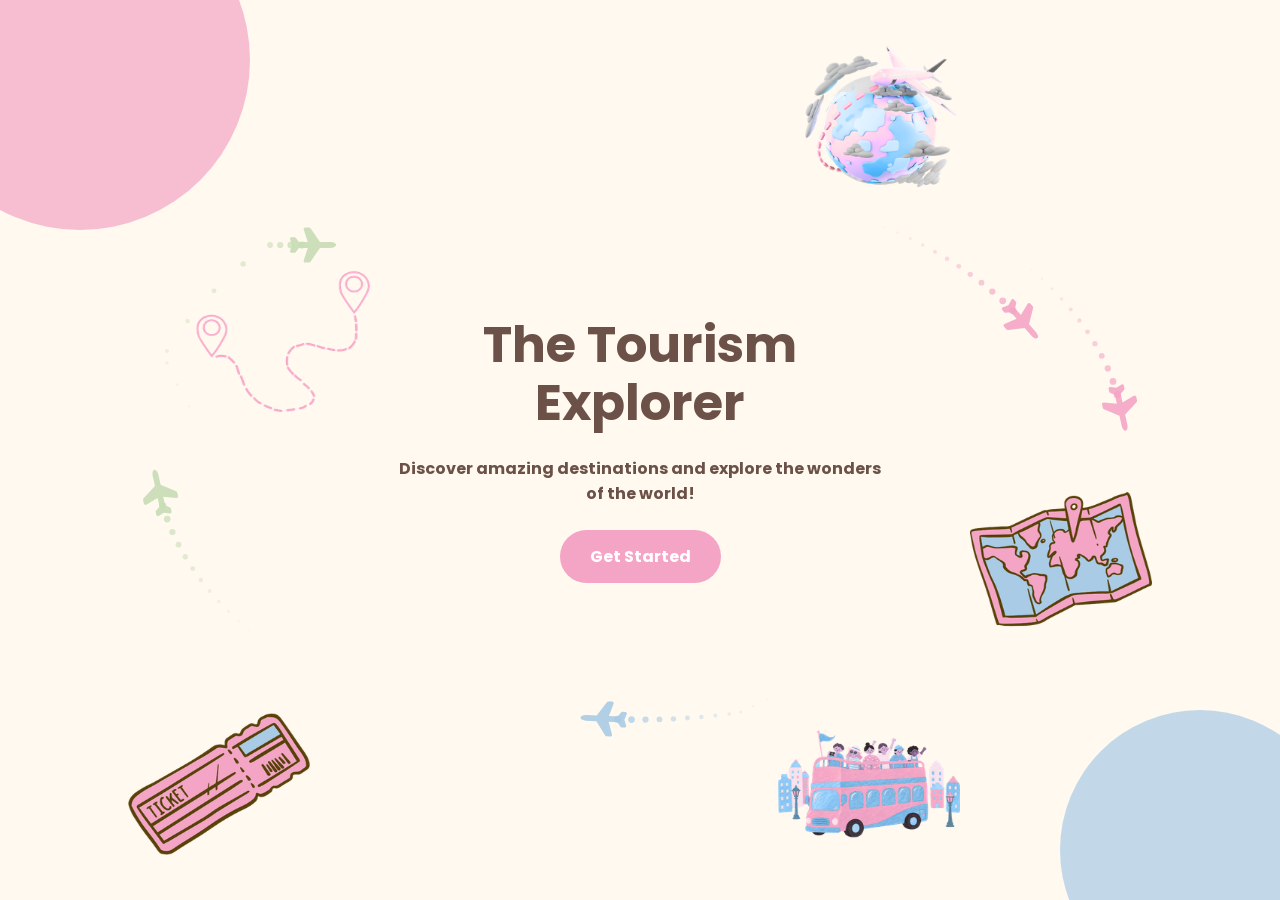
<file: index.html>
<!DOCTYPE html>
<html lang="en">

<head>
    <meta charset="UTF-8">
    <meta name="viewport" content="width=device-width, initial-scale=1.0">
    <title>Homepage</title>
    <link rel="stylesheet" href="style.css">
</head>

<body>
    <div class="container-fluid">
        <div class="blob blob-pink"></div>
        <div class="blob blob-aqua"></div>
        <svg class="sky" id="sky" aria-hidden="true">
            <defs>
                <path id="planeShape"
                    d="M480 192H365.7L260.2 38.9C256.2 33 249.6 29.5 242.5 29.5H202.5C190.4 29.5 181.7 41.2 185.2 52.8L229.9 192H131.2L96 144C92.9 139.8 88 137.4 82.8 137.4H48.5C37.5 137.4 29.6 148 32.8 158.5L56 224L32.8 289.5C29.6 300 37.5 310.6 48.5 310.6H82.8C88 310.6 92.9 308.2 96 304L131.2 256H229.9L185.2 395.2C181.7 406.8 190.4 418.5 202.5 418.5H242.5C249.6 418.5 256.2 415 260.2 409.1L365.7 256H480C515.3 256 544 241.7 544 224C544 206.3 515.3 192 480 192Z" />
            </defs>

            <path id="loop1" class="trail t1" />
            <path id="loop2" class="trail t2" />

            <g class="sky-plane p1" data-route="loop1" data-dur="30000" data-offset="0">
                <g transform="scale(0.09) translate(-288 -224)">
                    <use href="#planeShape" />
                </g>
            </g>
            <g class="sky-plane p2" data-route="loop1" data-dur="30000" data-offset="0.33">
                <g transform="scale(0.09) translate(-288 -224)">
                    <use href="#planeShape" />
                </g>
            </g>
            <g class="sky-plane p3" data-route="loop1" data-dur="30000" data-offset="0.66">
                <g transform="scale(0.09) translate(-288 -224)">
                    <use href="#planeShape" />
                </g>
            </g>
            <g class="sky-plane p4" data-route="loop2" data-dur="24000" data-offset="0">
                <g transform="scale(0.09) translate(-288 -224)">
                    <use href="#planeShape" />
                </g>
            </g>
            <g class="sky-plane p5" data-route="loop2" data-dur="24000" data-offset="0.5">
                <g transform="scale(0.09) translate(-288 -224)">
                    <use href="#planeShape" />
                </g>
            </g>
        </svg>
        <img src="1.png" class="image image-1" alt="">
        <img src="2.png" class="image image-2" alt="">
        <img src="3.png" class="image image-3" alt="">
        <img src="4.png" class="image image-4" alt="">
        <img src="5.png" class="image image-5" alt="">
        <main>
            <h2>The Tourism Explorer</h2>
            <p>Discover amazing destinations and explore the wonders of the world!</p>
            <div class="button-groups">
                <a href="introduction.html" id="startBtn">Get Started</a>
                <!-- <a href="#" id="openModal">How to Play</a> -->
            </div>
        </main>
    </div>

    <!-- How to Play modal -->
    <div class="modal-overlay" id="howToPlayModal" aria-hidden="true">
        <div class="modal" role="dialog" aria-modal="true" aria-labelledby="modalTitle">
            <button class="modal-close" id="closeModal" aria-label="Close">&times;</button>
            <h3 id="modalTitle">How to play</h3>

            <ol class="steps">
                <li>
                    <span class="step-number">1</span>
                    <div>
                        <h4>Start the quiz</h4>
                        <p>Press "Start the Quiz" to begin your trip.</p>
                    </div>
                </li>
                <li>
                    <span class="step-number">2</span>
                    <div>
                        <h4>Choose an answer</h4>
                        <p>Read each question and pick one of the options.</p>
                    </div>
                </li>
                <li>
                    <span class="step-number">3</span>
                    <div>
                        <h4>See your score</h4>
                        <p>Each correct answer earns a point. Check your final score at the end.</p>
                    </div>
                </li>
            </ol>
        </div>
    </div>

    <!-- Loading screen -->
    <div class="loader-overlay" id="loader" aria-hidden="true">
        <div class="loader-flight">
            <svg viewBox="0 0 400 70" aria-hidden="true">
                <defs>
                    <clipPath id="revealClip">
                        <rect id="revealRect" x="0" y="-50" width="0" height="170" />
                    </clipPath>
                </defs>
                <path class="curve" clip-path="url(#revealClip)" d="M 20 45 C 90 0, 150 0, 200 35 S 310 70, 375 22" />
                <path id="flightPath" d="M 20 45 C 90 0, 150 0, 200 35 S 310 70, 375 22" fill="none" stroke="none" />
                <g class="loader-plane" id="plane">
                    <g transform="rotate(45) scale(0.055) translate(-256 -256)">
                        <path class="plane"
                            d="M480 192H365.7L260.2 38.9C256.2 33 249.6 29.5 242.5 29.5H202.5C190.4 29.5 181.7 41.2 185.2 52.8L229.9 192H131.2L96 144C92.9 139.8 88 137.4 82.8 137.4H48.5C37.5 137.4 29.6 148 32.8 158.5L56 224L32.8 289.5C29.6 300 37.5 310.6 48.5 310.6H82.8C88 310.6 92.9 308.2 96 304L131.2 256H229.9L185.2 395.2C181.7 406.8 190.4 418.5 202.5 418.5H242.5C249.6 418.5 256.2 415 260.2 409.1L365.7 256H480C515.3 256 544 241.7 544 224C544 206.3 515.3 192 480 192Z" />
                    </g>
                </g>
            </svg>
        </div>
        <div class="loader-bar">
            <div class="loader-fill" id="loaderFill"></div>
        </div>
        <p class="loader-text">Loading...</p>
    </div>

    <script>
        const modal = document.getElementById('howToPlayModal');
        const openBtn = document.getElementById('openModal');
        const closeBtn = document.getElementById('closeModal');
        const startBtn = document.getElementById('startBtn');
        const loader = document.getElementById('loader');
        const loaderFill = document.getElementById('loaderFill');

        function openModal(e) {
            e.preventDefault();
            modal.classList.add('open');
            modal.setAttribute('aria-hidden', 'false');
            closeBtn.focus();
        }

        function closeModal() {
            modal.classList.remove('open');
            modal.setAttribute('aria-hidden', 'true');
            openBtn.focus();
        }

        // openBtn.addEventListener('click', openModal);
        closeBtn.addEventListener('click', closeModal);

        // click the dark background to close
        modal.addEventListener('click', (e) => {
            if (e.target === modal) closeModal();
        });

        // press Escape to close
        document.addEventListener('keydown', (e) => {
            if (e.key === 'Escape' && modal.classList.contains('open')) closeModal();
        });

        const flightPath = document.getElementById('flightPath');
        const plane = document.getElementById('plane');
        const revealRect = document.getElementById('revealRect');
        const pathLen = flightPath.getTotalLength();
        let rafId;

        function placePlane(p) {
            const len = pathLen * p;
            const pt = flightPath.getPointAtLength(len);
            const a = flightPath.getPointAtLength(Math.max(len - 1, 0));
            const b = flightPath.getPointAtLength(Math.min(len + 1, pathLen));
            const angle = Math.atan2(b.y - a.y, b.x - a.x) * 180 / Math.PI;
            plane.setAttribute('transform', `translate(${pt.x} ${pt.y}) rotate(${angle})`);
            revealRect.setAttribute('width', pt.x);

            loaderFill.style.width = (p * 100) + '%';
        }

        function startFlight() {
            const delay = 300, dur = 2000, start = performance.now();
            placePlane(0);
            plane.style.opacity = 1;
            function frame(now) {
                const t = Math.min(Math.max((now - start - delay) / dur, 0), 1);
                const e = t < 0.5 ? 2 * t * t : 1 - Math.pow(-2 * t + 2, 2) / 2;   // ease in-out
                placePlane(e);
                if (t < 1) rafId = requestAnimationFrame(frame);
            }
            rafId = requestAnimationFrame(frame);
        }

        startBtn.addEventListener('click', (e) => {
            e.preventDefault();
            sessionStorage.setItem('fromHome', '1');
            loader.classList.add('show');
            stopSky();   // pause the background planes so the loading animation is smooth
            startFlight();
            setTimeout(() => {
                window.location.href = startBtn.href;
            }, 2500);
        });

        // if the user comes back with the browser's Back button, reset the page
        window.addEventListener('pageshow', () => {
            cancelAnimationFrame(rafId);
            loader.classList.remove('show');
            plane.style.opacity = 0;
            revealRect.setAttribute('width', 0);

            loaderFill.style.width = '0';
            startSky();
        });

        // ---------- airplanes flying around the whole page ----------
        const sky = document.getElementById('sky');
        const loop1 = document.getElementById('loop1');
        const loop2 = document.getElementById('loop2');
        const reduceMotion = window.matchMedia('(prefers-reduced-motion: reduce)').matches;
        const isMobile = window.matchMedia('(max-width: 600px), (pointer: coarse)').matches;

        // fewer planes on phones
        if (isMobile) document.querySelectorAll('.p2, .p5').forEach(el => el.remove());

        const skyPlanes = [...document.querySelectorAll('.sky-plane')].map(el => ({
            el,
            route: el.dataset.route,
            dur: +el.dataset.dur,
            offset: +el.dataset.offset,
            table: null,
            dots: []
        }));
        const tables = {};

        // dotted tail behind each plane (fewer dots on phones)
        const SVGNS = 'http://www.w3.org/2000/svg';
        const TRAIL_DOTS = isMobile ? 8 : 12, TRAIL_GAP = 14;

        skyPlanes.forEach(f => {
            const colorClass = [...f.el.classList].find(c => /^p\d+$/.test(c));
            for (let i = 1; i <= TRAIL_DOTS; i++) {
                const c = document.createElementNS(SVGNS, 'circle');
                c.setAttribute('class', 'trail-dot ' + colorClass);
                c.setAttribute('r', (3.8 * (1 - i / (TRAIL_DOTS * 1.4))).toFixed(2));
                c.setAttribute('opacity', (0.85 * (1 - i / (TRAIL_DOTS + 1))).toFixed(2));
                sky.insertBefore(c, f.el);
                f.dots.push(c);
            }
        });

        function ellipsePath(cx, cy, rx, ry) {
            const k = 0.5523;
            return `M ${cx} ${cy - ry} ` +
                `C ${cx + k * rx} ${cy - ry}, ${cx + rx} ${cy - k * ry}, ${cx + rx} ${cy} ` +
                `C ${cx + rx} ${cy + k * ry}, ${cx + k * rx} ${cy + ry}, ${cx} ${cy + ry} ` +
                `C ${cx - k * rx} ${cy + ry}, ${cx - rx} ${cy + k * ry}, ${cx - rx} ${cy} ` +
                `C ${cx - rx} ${cy - k * ry}, ${cx - k * rx} ${cy - ry}, ${cx} ${cy - ry} Z`;
        }

        // push the plane path out of the images, then smooth it so it curves around them
        function avoidImages(pts) {
            const s = sky.getBoundingClientRect();
            const pad = 25;
            const rects = [...document.querySelectorAll('.image')].map(img => {
                const r = img.getBoundingClientRect();
                return { l: r.left - s.left - pad, t: r.top - s.top - pad, r: r.right - s.left + pad, b: r.bottom - s.top + pad };
            });

            pts.forEach(p => {
                rects.forEach(o => {
                    if (p.x > o.l && p.x < o.r && p.y > o.t && p.y < o.b) {
                        const dl = p.x - o.l, dr = o.r - p.x, dt = p.y - o.t, db = o.b - p.y;
                        const m = Math.min(dl, dr, dt, db);
                        if (m === dl) p.x = o.l;
                        else if (m === dr) p.x = o.r;
                        else if (m === dt) p.y = o.t;
                        else p.y = o.b;
                    }
                });
            });

            // smooth the path (circular moving average)
            const n = pts.length, k = 25;
            return pts.map((_, i) => {
                let x = 0, y = 0;
                for (let j = -k; j <= k; j++) {
                    const q = pts[(i + j + n) % n];
                    x += q.x; y += q.y;
                }
                return { x: x / (2 * k + 1), y: y / (2 * k + 1) };
            });
        }

        // measure the path once: one point per pixel, so no heavy math every frame
        function sampleLoop(path) {
            const len = path.getTotalLength();
            const n = Math.max(1, Math.ceil(len));
            const pts = new Array(n);
            for (let i = 0; i < n; i++) {
                const q = path.getPointAtLength(len * i / n);
                pts[i] = { x: q.x, y: q.y };
            }
            return { pts: avoidImages(pts), n };
        }

        function buildSky() {
            const w = sky.clientWidth, h = sky.clientHeight;
            sky.setAttribute('viewBox', `0 0 ${w} ${h}`);

            // measure the text + buttons block
            const s = sky.getBoundingClientRect();
            const m = document.querySelector('main').getBoundingClientRect();
            const cx = m.left - s.left + m.width / 2;
            const cy = m.top - s.top + m.height / 2;

            const rx1 = Math.min(m.width / 2 * 1.42 + 40, w / 2 - 20);
            const ry1 = Math.min(m.height / 2 * 1.42 + 40, h / 2 - 20);
            const rx2 = Math.min(rx1 + 50, w / 2 - 20);
            const ry2 = Math.min(ry1 + 35, h / 2 - 20);

            loop1.setAttribute('d', ellipsePath(cx, cy, rx1, ry1));
            loop2.setAttribute('d', ellipsePath(cx, cy, rx2, ry2));

            tables.loop1 = sampleLoop(loop1);
            tables.loop2 = sampleLoop(loop2);
            skyPlanes.forEach(f => f.table = tables[f.route]);
        }

        let skyRaf = 0, lastDraw = 0;

        function flySky(now) {
            if (!reduceMotion) skyRaf = requestAnimationFrame(flySky);
            if (isMobile && now - lastDraw < 33) return;   // about 30fps on phones
            lastDraw = now;

            skyPlanes.forEach(f => {
                const { pts, n } = f.table;
                const p = reduceMotion ? f.offset : ((now / f.dur) + f.offset) % 1;
                const i = Math.floor(p * n) % n;
                const pt = pts[i];
                const a = pts[(i - 3 + n) % n], b = pts[(i + 3) % n];
                const angle = Math.atan2(b.y - a.y, b.x - a.x) * 180 / Math.PI;
                f.el.setAttribute('transform', `translate(${pt.x} ${pt.y}) rotate(${angle})`);

                f.dots.forEach((c, k) => {
                    const q = pts[(((i - (k + 1) * TRAIL_GAP) % n) + n) % n];
                    c.setAttribute('cx', q.x);
                    c.setAttribute('cy', q.y);
                });
            });
        }

        function startSky() {
            cancelAnimationFrame(skyRaf);
            skyRaf = requestAnimationFrame(flySky);
        }

        function stopSky() {
            cancelAnimationFrame(skyRaf);
        }

        let resizeTimer;
        window.addEventListener('resize', () => {
            clearTimeout(resizeTimer);
            resizeTimer = setTimeout(buildSky, 150);   // don't rebuild on every tiny resize
        });
        window.addEventListener('load', buildSky);

        buildSky();
        startSky();
    </script>
</body>

</html>
</file>
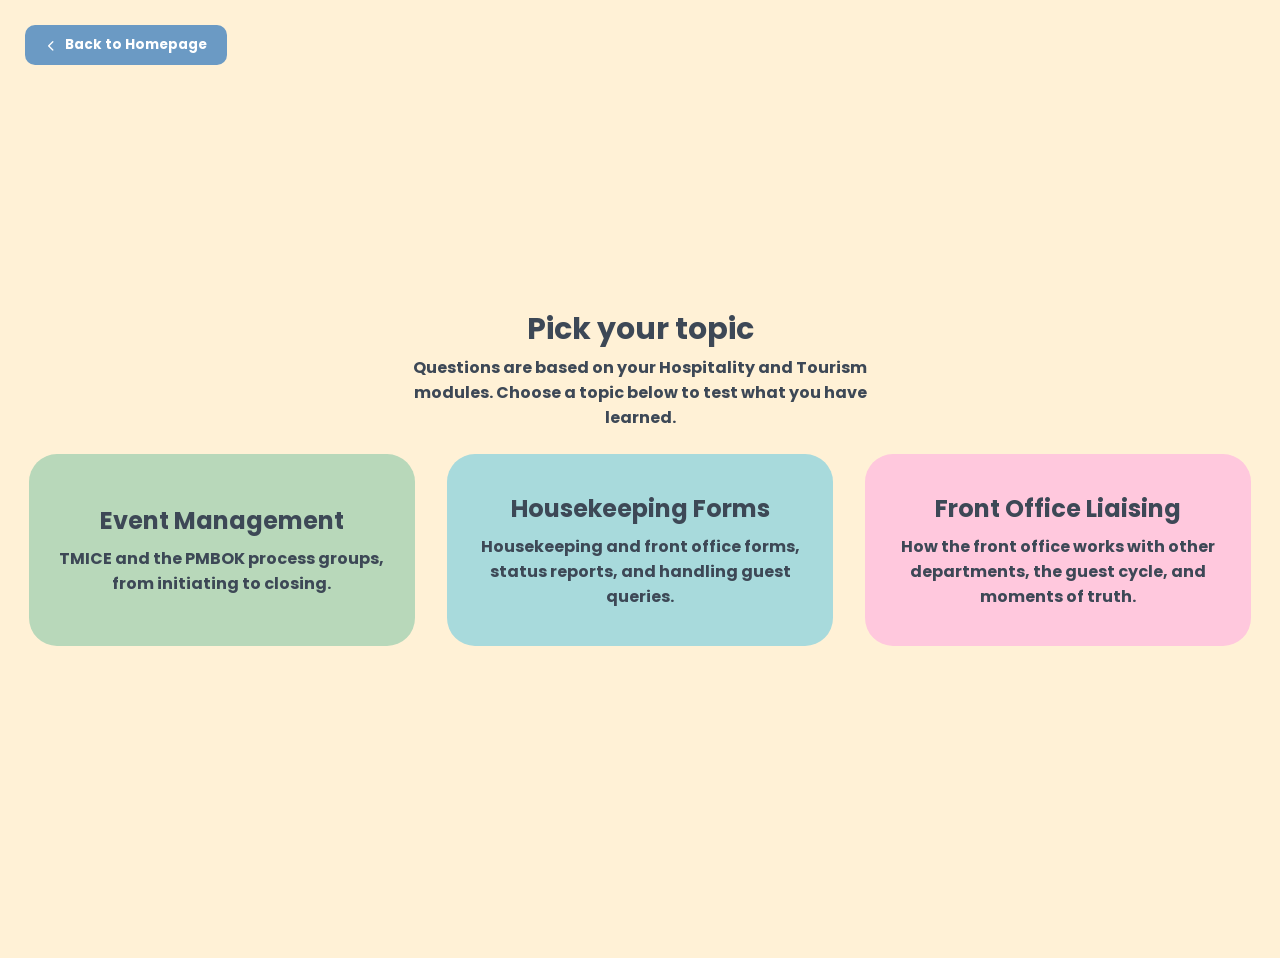
<file: choose.html>
<!DOCTYPE html>
<html lang="en">

<head>
    <meta charset="UTF-8">
    <meta name="viewport" content="width=device-width, initial-scale=1.0">
    <title>Choose your trip</title>
    <link rel="stylesheet" href="font-awesome-icon/css/all.min.css">
    <!-- <link rel="stylesheet" href="style.css"> -->

    <style>
        @font-face {
            font-family: 'Poppins';
            src: url('Poppins/Poppins-Bold.ttf') format('truetype');
            font-weight: 400;
        }

        * {
            margin: 0;
            padding: 0;
            box-sizing: 0;
            font-family: "Poppins", sans-serif;
        }

        :root {
            --vanilla-cream: #FFF1D6;
            --pastel-pink: #FFC8DD;
            --pastel-aqua: #A8DADC;
            --pastel-green: #B8D8BA;
            --soft-charcoal: #3D4856;
            --ocean-blue: #6B9AC4;
        }

        .container-fluid {
            display: flex;
            justify-content: center;
            align-items: center;
            /* height: 100dvh; */
            height: 100vh;
            background-color: var(--vanilla-cream);
            position: relative;
            padding: 1.8rem;
            overflow-y: auto;
            /* overflow: hidden; */
        }

        .back {
            position: absolute;
            top: 25px;
            left: 25px;
            display: inline-flex;
            align-items: center;
            gap: 6px;
            font-size: 13.5px;
            font-weight: 500;
            /* color: var(--text-dim); */
            color: #ffffff;
            font-weight: 600;
            text-decoration: none;
            background-color: var(--ocean-blue);
            /* margin-bottom: 1.5rem; */
            padding: 10px 20px;
            border-radius: 10px;
        }

        .back .fa {
            font-size: 11px;
        }

        .container-fluid main {
            display: flex;
            justify-content: center;
            align-items: center;
            flex-direction: column;
            /* gap: 1rem; */
            width: 100%;
            /* padding: 1.8rem;
            overflow-y: auto; */
        }

        /* 
        .container-fluid main .main-sub{
            display: flex;
            justify-content: center;
            align-items: center;
            flex-direction: column;
        } */

        .container-fluid main h2 {
            text-align: center;
            line-height: 1.15;
            /* font-weight: 700; */
            font-size: 30px;
            color: var(--soft-charcoal);
            width: 100%;
            max-width: 500px;
        }

        .container-fluid main p {
            width: 100%;
            max-width: 500px;
            text-align: center;
            color: var(--soft-charcoal);
            margin-top: 0.5rem;
        }

        .container-fluid main .button-groups {
            display: flex;
            justify-content: center;
            align-items: center;
            /* display: grid;
            grid-template-columns: repeat(2, 1fr); */
            /* flex-wrap: wrap; */
            gap: 2rem;
            margin-top: 1.5rem;
            width: 100%;
        }

        .container-fluid main .button-groups .landmark.land-1 {
            background-color: var(--pastel-green);
        }

        .container-fluid main .button-groups .landmark.land-2 {
            background-color: var(--pastel-aqua);
        }

        .container-fluid main .button-groups .landmark.land-3 {
            background-color: var(--pastel-pink);
        }

        .container-fluid main .button-groups .landmark {
            padding: 36px 28px;
            border-radius: 28px;
            color: var(--soft-charcoal);
            width: 100%;
            max-width: 550px;
            height: 120px;
            display: flex;
            justify-content: center;
            align-items: center;
            flex-direction: column;
        }

        .container-fluid main .button-groups .landmark .title {
            margin: 0 0 8px;
            font-size: 24px;
            text-align: center;
        }

        .container-fluid main .button-groups .landmark .desc {
            font-size: 16px;
            font-weight: normal;
            text-align: center;
            width: 100%;
            /* max-width: 230px; */
        }

        /* ---------- Page entrance animation ---------- */
        @keyframes fadeUp {
            from {
                opacity: 0;
                transform: translateY(24px);
            }

            to {
                opacity: 1;
                transform: translateY(0);
            }
        }

        .back,
        .container-fluid main h2,
        .container-fluid main p,
        .container-fluid main .button-groups .landmark {
            animation: fadeUp 0.6s ease both;
        }

        .container-fluid main h2 {
            animation-delay: 0.1s;
        }

        .container-fluid main p {
            animation-delay: 0.2s;
        }

        .container-fluid main .button-groups .land-1 {
            animation-delay: 0.35s;
        }

        .container-fluid main .button-groups .land-2 {
            animation-delay: 0.5s;
        }

        .container-fluid main .button-groups .land-3 {
            animation-delay: 0.65s;
        }

        /* exit animation for the Back button */
        body.page-leaving .container-fluid {
            opacity: 0;
            transform: scale(0.97);
            transition: opacity 0.4s ease, transform 0.4s ease;
        }

        @media (prefers-reduced-motion: reduce) {

            .back,
            .container-fluid main h2,
            .container-fluid main p,
            .container-fluid main .button-groups .landmark {
                animation: none;
            }

            body.page-leaving .container-fluid {
                transition: none;
            }
        }

        .container-fluid main .button-groups a.landmark {
            text-decoration: none;
            cursor: pointer;
            transition: transform 0.2s ease, box-shadow 0.2s ease;
        }

        .container-fluid main .button-groups a.landmark:hover {
            transform: translateY(-6px);
            box-shadow: 0 12px 24px rgba(61, 72, 86, 0.18);
        }

        .back,
        .container-fluid main h2,
        .container-fluid main p,
        .container-fluid main .button-groups .landmark {
            animation: fadeUp 0.6s ease backwards;
            /* was "both" */
        }


        /* .blob {
            position: absolute;
            border-radius: 50%;
            z-index: 0;
        }

        .blob-pink {
            width: 340px;
            height: 340px;
            background: var(--pastel-pink);
            top: -110px;
            left: -90px;
            opacity: .7;
        }

        .blob-aqua {
            width: 280px;
            height: 280px;
            background: var(--pastel-aqua);
            bottom: -90px;
            right: -60px;
            opacity: .7;
        } */

        @media only screen and (max-width: 892px) {
            .container-fluid {
                height: auto;
                min-height: 100vh;
                overflow-y: visible;
            }
        }

        @media only screen and (max-width: 891px) {
            .container-fluid main .button-groups {
                display: flex;
                justify-content: center;
                align-items: center;
                flex-wrap: wrap;
            }

            .container-fluid main {
                margin-top: 4.5rem;
            }

            /* .container-fluid main .button-groups .landmark{
                width: 450px;
            } */
        }

        @media only screen and (max-width: 500px) {
            .container-fluid {
                padding: 1.5rem;
            }

            .blob-pink {
                top: -150px;
                left: -100px;
            }

            .blob-aqua {
                bottom: -130px;
                right: -100px;
            }

            /* .container-fluid main .button-groups {
                flex-direction: column;
            } */

            .container-fluid main .button-groups .landmark {
                width: 100% !important;
                max-width: 100% !important;
            }

            .container-fluid main .button-groups {
                gap: 1rem;
            }

            .container-fluid main {
                margin-top: 5.5rem;
            }
        }

        @media only screen and (max-width: 466px) {
            .container-fluid main {
                margin-top: 5rem;
            }
        }

        @media only screen and (max-width: 420px) {
            .container-fluid main {
                margin-top: 5rem;
            }
        }
    </style>
</head>

<body>
    <div class="container-fluid">
        <a href="index.html" class="back">
            <i class="fa fa-chevron-left"></i>
            Back to Homepage
        </a>
        <!-- <div class="blob blob-pink"></div>
        <div class="blob blob-aqua"></div> -->
        <main>
            <h2>Pick your topic</h2>
            <p>Questions are based on your Hospitality and Tourism modules. Choose a topic below to test what you have
                learned.</p>
            <div class="button-groups">
                <a href="quiz.html?category=event" class="landmark land-1">
                    <div class="title">Event Management</div>
                    <div class="desc">TMICE and the PMBOK process groups, from initiating to closing.</div>
                </a>

                <a href="quiz.html?category=housekeeping" class="landmark land-2">
                    <div class="title">Housekeeping Forms</div>
                    <div class="desc">Housekeeping and front office forms, status reports, and handling guest queries.
                    </div>
                </a>

                <a href="quiz.html?category=frontoffice" class="landmark land-3">
                    <div class="title">Front Office Liaising</div>
                    <div class="desc">How the front office works with other departments, the guest cycle, and moments of
                        truth.</div>
                </a>
            </div>
        </main>
    </div>
</body>

</html>
</file>
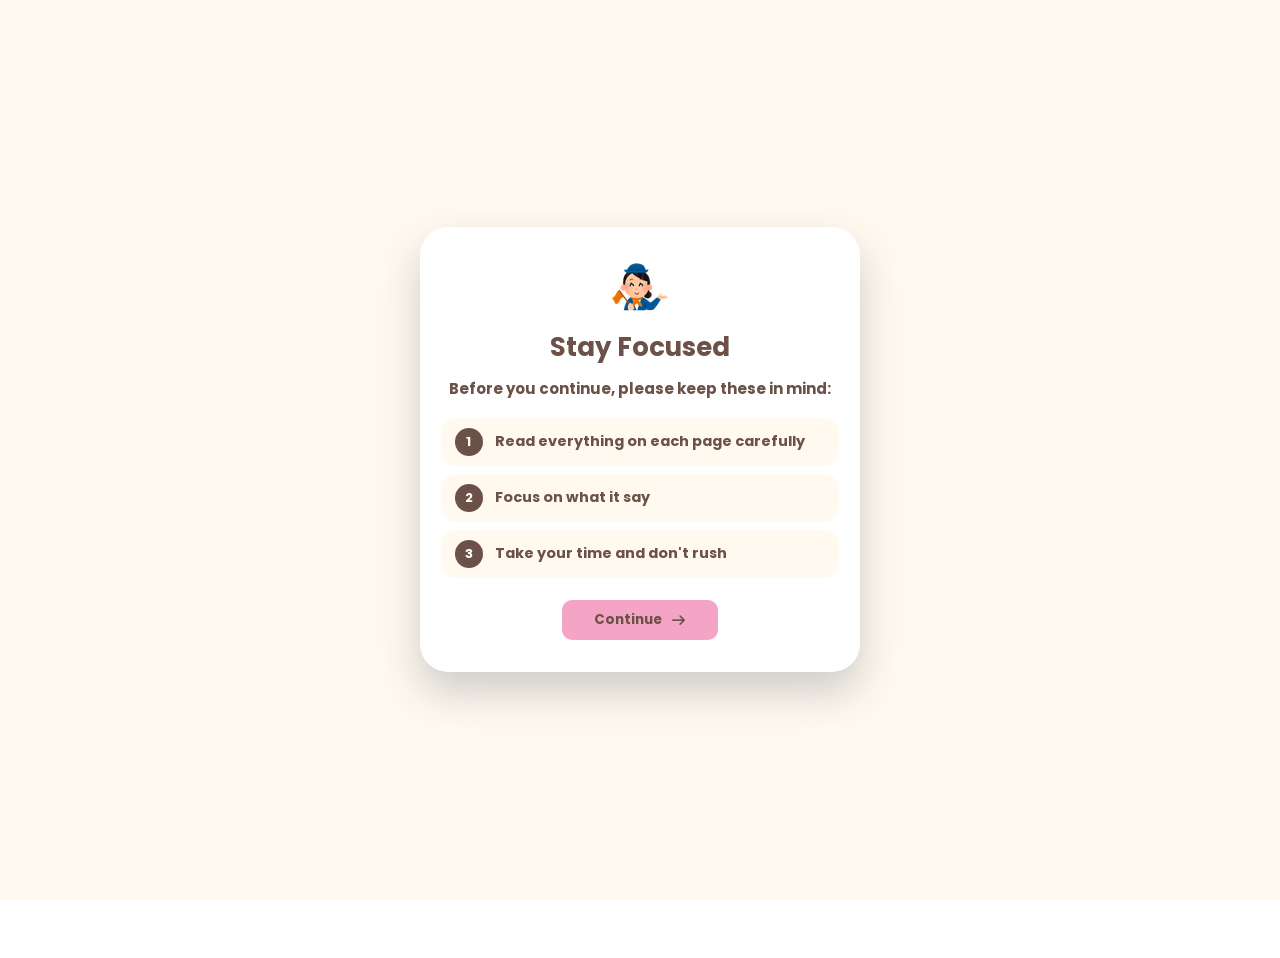
<file: homepage.html>
<!DOCTYPE html>
<html lang="en">

<head>
    <meta charset="UTF-8">
    <meta name="viewport" content="width=device-width, initial-scale=1.0">
    <title>Document</title>
    <script>
        // pop-ups show on every normal visit, and are skipped only on a reload
        (function () {
            var nav = performance.getEntriesByType('navigation')[0];
            var isReload = nav && nav.type === 'reload';
            var seen = sessionStorage.getItem('homeSeen') === '1' && isReload;

            if (!seen) {
                sessionStorage.removeItem('homeSeen');
                document.documentElement.classList.add('modal-open', 'first-visit');
            }
        })();
    </script>

    <title>Choose your trip</title>
    <link rel="stylesheet" href="font-awesome-icon/css/all.min.css">
    <!-- <link rel="stylesheet" href="style.css"> -->

    <style>
        @font-face {
            font-family: 'Poppins';
            src: url('Poppins/Poppins-Bold.ttf') format('truetype');
            font-weight: 400;
        }

        * {
            margin: 0;
            padding: 0;
            box-sizing: 0;
            font-family: "Poppins", sans-serif;
        }

        :root {
            --vanilla-cream: #FFF9EF;
            --pastel-pink: #FFC8DD;
            --pastel-aqua: #A8DADC;
            --pastel-green: #B8D8BA;
            --soft-charcoal: #6B5147;
            --ocean-blue: #6B9AC4;
        }

        .container-fluid {
            display: flex;
            justify-content: center;
            /* align-items: center; */
            /* height: 100dvh; */
            height: 100vh;
            background-color: var(--vanilla-cream);
            position: relative;
            padding: 1.8rem;
            overflow-y: auto;
            /* overflow: hidden; */
        }

        /* ---------- Focus reminder modal ---------- */
        html.modal-open,
        html.modal-open body {
            overflow: hidden;
            height: 100%;
        }

        .focus-overlay,
        .focus-overlay * {
            box-sizing: border-box;
            /* only for the modal, since * above has box-sizing: 0 */
        }

        .focus-overlay {
            position: fixed;
            inset: 0;
            z-index: 150;
            display: flex;
            justify-content: center;
            align-items: center;
            padding: 1.5rem;
            background-color: rgba(61, 72, 86, 0.55);
            -webkit-backdrop-filter: blur(6px);
            backdrop-filter: blur(6px);
            overscroll-behavior: contain;
            touch-action: none;
            opacity: 0;
            visibility: hidden;
            pointer-events: none;
            transition: opacity 0.3s ease, visibility 0s linear 0.3s;

            /* background-color: #FFF1D6; */
            background-color: var(--vanilla-cream);
            /* was rgba(61, 72, 86, 0.55) */
            -webkit-backdrop-filter: none;
            /* was blur(6px) */
            backdrop-filter: none;
        }



        .focus-overlay.open {
            opacity: 1;
            visibility: visible;
            pointer-events: auto;
            transition: opacity 0.3s ease, visibility 0s linear 0s;
        }

        .focus-modal {
            width: 100%;
            max-width: 440px;
            padding: 2rem 1.3rem;
            text-align: center;
            color: var(--soft-charcoal);
            background: #ffffff;
            border-radius: 28px;
            box-shadow: 0 20px 40px rgba(61, 72, 86, 0.25);
            transform: translateY(30px) scale(0.9);
            transition: transform 0.35s cubic-bezier(0.34, 1.56, 0.64, 1);
        }

        .focus-overlay.open .focus-modal {
            transform: translateY(0) scale(1);
        }

        .focus-icon {
            width: 56px;
            height: 56px;
            margin: 0 auto 0.8rem;
            display: flex;
            justify-content: center;
            align-items: center;
        }

        .focus-icon img {
            max-width: 100%;
            max-height: 100%;
        }

        .focus-modal h3 {
            font-size: 26px;
            font-weight: 400;
            margin-bottom: 0.6rem;
        }

        .focus-modal p {
            font-size: 15px;
            line-height: 1.7;
        }

        .focus-list {
            list-style: none;
            display: grid;
            gap: 8px;
            margin: 1rem 0 1.4rem;
            text-align: left;
        }

        .focus-list li {
            display: flex;
            align-items: center;
            gap: 12px;
            padding: 10px 14px;
            font-size: 14.5px;
            line-height: 1.5;
            background: #FFF9EF;
            border-radius: 16px;
        }

        .focus-list li span {
            flex: none;
            width: 28px;
            height: 28px;
            display: grid;
            place-items: center;
            font-size: 13px;
            color: #ffffff;
            background: #6B5147;
            border-radius: 50%;
        }

        .focus-btn {
            display: inline-flex;
            align-items: center;
            gap: 8px;
            font-size: 13.5px;
            border: none;
            border-radius: 10px;
            padding: 10px 32px;
            cursor: pointer;
            color: #6B5147;
            background: #F4A5C5;
            transition: transform 0.15s ease;
        }

        .focus-btn .fa {
            font-size: 13px;
        }

        .focus-btn:hover {
            transform: translateY(-2px);
        }

        .container-fluid .page-nav {
            text-align: center;
            /* margin-top: 2rem; */
        }

        .container-fluid .page-nav h2 {
            /* font-size: 22px; */
            color: var(--soft-charcoal);
        }

        .container-fluid .page-nav h5 {
            margin-top: 0.5rem;
            font-size: 14.5px;
            color: var(--soft-charcoal);
        }

        .container-fluid .page-song {
            margin-top: 3rem;
            display: flex;
            flex-direction: column;
            justify-content: center;
            align-items: center;
            gap: 2rem;
        }

        .container-fluid .page-song h5 {
            text-align: center;
            font-size: 14.5px;
            color: var(--soft-charcoal);
        }

        .container-fluid .page-song .image-parent {
            padding: 15px 20px 12px;
            background: #ffffff;
            border-radius: 18px;
            display: flex;
            flex-direction: column;
            /* song row on top, label below */
            gap: 10px;
            width: min(250px, 100%);
        }

        /* top row: song on the left, heart on the right */
        .container-fluid .page-song .image-parent .image-parent-row {
            display: flex;
            justify-content: space-between;
            align-items: center;
            gap: 1rem;
        }

        /* bottom label, small and uppercase like the first screenshot */
        .container-fluid .page-song .image-parent .remind {
            text-align: left;
            font-size: 10.5px;
            letter-spacing: 0.04em;
            text-transform: uppercase;
            color: var(--soft-charcoal);
        }

        .container-fluid .page-song .image-parent .remind i {
            font-size: 9px;
        }

        .container-fluid .page-song .image-parent .image-parent-first {
            display: flex;
            /* flex-direction: column; */
            justify-content: center;
            align-items: center;
            gap: 1rem;
        }

        .container-fluid .page-song .image-parent img {
            width: 55px;
            height: 55px;
            border-radius: 10px;
        }

        .container-fluid .page-song .image-parent .image-parent-text h4 {
            font-size: 15px;
            color: var(--soft-charcoal);
            text-align: left;
        }

        .container-fluid .page-song .image-parent .image-parent-text .text {
            font-size: 14px;
            color: var(--soft-charcoal);
            text-align: left;
        }

        .container-fluid .page-song .image-parent .image-parent-icon {
            display: flex;
            justify-content: center;
            align-items: center;
        }

        .container-fluid .page-song .image-parent .image-parent-icon .fa-regular {
            color: var(--soft-charcoal);
            font-size: 18px;
        }

        /* .container-fluid .page-song .image-parent .image-parent-icon img {
            width: 40px;
            height: 40px;
        } */

        /* open on first paint: no fade-in, so the page behind is never seen */
        .focus-overlay.open {
            transition: none;
        }

        /* card animation on load (the overlay itself stays solid, so nothing shows behind) */
        .focus-overlay.open .focus-modal {
            animation: focusPop 0.7s cubic-bezier(0.34, 1.56, 0.64, 1) 0.15s both;
        }

        @keyframes focusPop {
            from {
                opacity: 0;
                transform: translateY(40px) scale(0.85);
            }

            to {
                opacity: 1;
                transform: translateY(0) scale(1);
            }
        }

        /* the three reminders slide in one after another */
        .focus-overlay.open .focus-list li {
            animation: focusItem 0.5s ease both;
        }

        .focus-overlay.open .focus-list li:nth-child(1) {
            animation-delay: 0.55s;
        }

        .focus-overlay.open .focus-list li:nth-child(2) {
            animation-delay: 0.7s;
        }

        .focus-overlay.open .focus-list li:nth-child(3) {
            animation-delay: 0.85s;
        }

        @keyframes focusItem {
            from {
                opacity: 0;
                transform: translateX(-16px);
            }

            to {
                opacity: 1;
                transform: translateX(0);
            }
        }

        /* the Continue button fades in last */
        .focus-overlay.open .focus-btn {
            animation: focusItem 0.5s ease 1s both;
        }

        /* ========== LETTER ENVELOPE (inside the page) ========== */
        .page-letter,
        .page-letter * {
            box-sizing: border-box;
        }

        .page-letter {
            margin: 6rem 0 3rem;
            opacity: 0;
        }

        .page-letter.show {
            opacity: 1;
        }

        /* envelope and paper share the same spot */
        .letter-stage {
            display: grid;
            justify-items: center;
            align-items: start;
        }

        .letter-stage>* {
            grid-area: 1 / 1;
        }

        /* ----- envelope ----- */
        .envelope {
            position: relative;
            width: 280px;
            height: 190px;
            margin-bottom: 3.5rem;
            /* room for "Tap to open" */
            cursor: pointer;
            transition: transform 0.7s ease, opacity 0.6s ease;
        }

        .page-letter.show .envelope {
            animation: envIn 0.8s cubic-bezier(0.34, 1.56, 0.64, 1) 0.2s both,
                envFloat 3s ease-in-out 1s infinite;
        }

        /* .page-letter.show .envelope.opened {
            animation: none;
            cursor: default;
        } */

        @keyframes envIn {
            from {
                opacity: 0;
                transform: translateY(60px) scale(0.7) rotate(-6deg);
            }

            to {
                opacity: 1;
                transform: translateY(0) scale(1) rotate(0);
            }
        }

        @keyframes envFloat {

            0%,
            100% {
                transform: translateY(0);
            }

            50% {
                transform: translateY(-8px);
            }
        }

        .env-back {
            position: absolute;
            inset: 0;
            background: #E98DB1;
            border-radius: 8px;
            box-shadow: 0 18px 36px rgba(107, 81, 71, 0.25);
            z-index: 0;
        }

        .env-letter {
            position: absolute;
            left: 16px;
            width: 248px;
            top: 14px;
            height: 160px;
            background:
                repeating-linear-gradient(transparent 0 20px, #f3d9e3 20px 22px) 14px 40px / calc(100% - 28px) 100px no-repeat,
                #ffffff;
            border-radius: 6px;
            z-index: 2;
            transition: transform 0.9s cubic-bezier(0.34, 1.2, 0.64, 1) 0.5s;
        }

        .envelope.opened .env-letter {
            transform: translateY(-90px);
        }

        .env-front {
            position: absolute;
            inset: 0;
            z-index: 3;
            pointer-events: none;
            background:
                linear-gradient(to top right, #F7B7D0 50%, transparent 50%) left bottom / 50% 100% no-repeat,
                linear-gradient(to top left, #F7B7D0 50%, transparent 50%) right bottom / 50% 100% no-repeat;
            border-radius: 0 0 8px 8px;
        }

        .env-front::before,
        .env-front::after {
            content: "";
            position: absolute;
            top: 0;
            width: 0;
            height: 0;
            border-top: 95px solid transparent;
            border-bottom: 95px solid transparent;
        }

        .env-front::before {
            left: 0;
            border-left: 140px solid #F4A5C5;
            border-radius: 0 0 0 8px;
        }

        .env-front::after {
            right: 0;
            border-right: 140px solid #F4A5C5;
            border-radius: 0 0 8px 0;
        }

        .env-flap {
            position: absolute;
            top: 0;
            left: 0;
            width: 0;
            height: 0;
            border-left: 140px solid transparent;
            border-right: 140px solid transparent;
            border-top: 110px solid #F08DB4;
            transform-origin: top center;
            z-index: 4;
            transition: transform 0.6s ease, z-index 0s linear 0.3s;
        }

        .envelope.opened .env-flap {
            transform: rotateX(180deg);
            z-index: 1;
        }

        .env-heart {
            position: absolute;
            top: 82px;
            left: 50%;
            width: 38px;
            height: 38px;
            margin-left: -19px;
            display: grid;
            place-items: center;
            border-radius: 50%;
            background: #ffffff;
            color: #E8658F;
            font-size: 16px;
            z-index: 5;
            box-shadow: 0 4px 10px rgba(107, 81, 71, 0.25);
            transition: opacity 0.3s ease;
        }

        .envelope.opened .env-heart,
        .envelope.opened .env-hint {
            opacity: 0;
        }

        .env-hint {
            position: absolute;
            top: calc(100% + 22px);
            left: 0;
            right: 0;
            text-align: center;
            font-size: 14px;
            color: #6B5147;
            animation: hintPulse 1.6s ease-in-out infinite;
            transition: opacity 0.3s ease;
        }

        @keyframes hintPulse {

            0%,
            100% {
                opacity: 0.45;
            }

            50% {
                opacity: 1;
            }
        }

        /* tapping the opened envelope shows the letter again */
        .page-letter.show .envelope.opened {
            cursor: pointer;
        }

        /* ----- full-screen letter reader ----- */
        .letter-reader,
        .letter-reader * {
            box-sizing: border-box;
        }

        .letter-reader {
            position: fixed;
            inset: 0;
            z-index: 130;
            display: flex;
            justify-content: center;
            align-items: center;
            padding: 1.5rem;
            /* background: #FFF1D6; */
            background-color: var(--vanilla-cream);
            /* solid, so the page behind disappears */
            opacity: 0;
            visibility: hidden;
            pointer-events: none;
            transition: opacity 0.5s ease, visibility 0s linear 0.5s;
        }

        .letter-reader.open {
            opacity: 1;
            visibility: visible;
            pointer-events: auto;
            transition: opacity 0.5s ease, visibility 0s linear 0s;
        }

        .paper {
            width: min(370px, 100%);
            max-height: 86vh;
            overflow-y: auto;
            padding: 2rem 1.6rem 1.6rem;
            text-align: center;
            color: #6B5147;
            background:
                repeating-linear-gradient(transparent 0 31px, #f6e6d0 31px 32px),
                #FFFDF8;
            border-radius: 14px;
            box-shadow: 0 24px 50px rgba(107, 81, 71, 0.25);
            transform: translateY(40px) scale(0.9);
            transition: transform 0.7s cubic-bezier(0.34, 1.4, 0.64, 1);
        }

        .letter-reader.open .paper {
            transform: translateY(0) scale(1);
        }

        .paper h3 {
            font-size: 20px;
            font-weight: 400;
            margin: 0 0 1.5rem;
        }

        .paper p {
            font-size: 15px;
            line-height: 2;
            /* matches the ruled lines */
            /* margin-bottom: 0.8rem; */
        }

        .paper-btn {
            display: inline-flex;
            align-items: center;
            gap: 8px;
            margin-top: 1.5rem;
            font-size: 13.5px;
            border: none;
            border-radius: 10px;
            padding: 10px 32px;
            cursor: pointer;
            color: #6B5147;
            background: #F4A5C5;
            transition: transform 0.15s ease;
        }

        .paper-btn:hover {
            transform: translateY(-2px);
        }

        .paper-btn .fa {
            font-size: 13px;
        }

        .paper {
            overflow-x: hidden;
            /* so the image can slide in from the side without a scrollbar */
        }

        .paper #letterTyped p {
            text-align: center;
        }

        /* the fb_lins image: starts off to the right, slides in */
        .pic-overlay {
            position: fixed;
            inset: 0;
            z-index: 10;
            display: flex;
            justify-content: center;
            align-items: center;
            padding: 1.5rem;
            background: rgba(107, 81, 71, 0.35);
            -webkit-backdrop-filter: blur(8px);
            backdrop-filter: blur(8px);
            opacity: 0;
            visibility: hidden;
            pointer-events: none;
            transition: opacity 0.5s ease, visibility 0s linear 0.5s;
        }

        .pic-overlay.show {
            opacity: 1;
            visibility: visible;
            pointer-events: auto;
            /* 👈 added */
            transition: opacity 0.5s ease, visibility 0s linear 0s;
        }

        .pic-card {
            max-width: min(300px, 100%);
            padding: 10px;
            background: #ffffff;
            border-radius: 16px;
            box-shadow: 0 24px 50px rgba(61, 72, 86, 0.4);
            transform: scale(0.7) rotate(-4deg);
            transition: transform 0.6s cubic-bezier(0.34, 1.4, 0.64, 1);
        }

        .pic-overlay.show .pic-card {
            transform: scale(1) rotate(-2deg);
        }

        .pic-card img {
            display: block;
            width: 100%;
            max-height: 70vh;
            object-fit: contain;
            border-radius: 10px;
        }

        /* thumbnail that waits on the side after the pop-up */
        /* thumbnail columns on the sides */
        .thumb-col {
            position: fixed;
            top: 50%;
            transform: translateY(-50%);
            z-index: 5;
            display: flex;
            flex-direction: column;
            gap: 6px;
        }

        .thumb-col.right {
            right: 6px;
        }

        .thumb-col.left {
            left: 6px;
        }

        .pic-thumb {
            width: 40px;
            height: 40px;
            padding: 3px;
            border: none;
            background: #ffffff;
            border-radius: 8px;
            box-shadow: 0 4px 10px rgba(107, 81, 71, 0.3);
            cursor: pointer;
            opacity: 0;
            transform: translateX(150%) rotate(8deg);
            transition: transform 0.7s cubic-bezier(0.34, 1.4, 0.64, 1), opacity 0.5s ease;
        }

        .thumb-col.left .pic-thumb {
            transform: translateX(-150%) rotate(-8deg);
        }

        .thumb-col .pic-thumb.in {
            opacity: 1;
            transform: none;
        }

        .pic-thumb img {
            display: block;
            width: 100%;
            height: 100%;
            object-fit: cover;
            border-radius: 6px;
        }

        /* first visit only: Stay Focused is open from the first paint */
        html.first-visit #focusModal {
            opacity: 1;
            visibility: visible;
            pointer-events: auto;
            transition: none;
        }

        html.first-visit #focusModal .focus-modal {
            animation: focusPop 0.7s cubic-bezier(0.34, 1.56, 0.64, 1) 0.15s both;
        }

        html.first-visit #focusModal .focus-list li {
            animation: focusItem 0.5s ease both;
        }

        html.first-visit #focusModal .focus-list li:nth-child(1) {
            animation-delay: 0.55s;
        }

        html.first-visit #focusModal .focus-list li:nth-child(2) {
            animation-delay: 0.7s;
        }

        html.first-visit #focusModal .focus-list li:nth-child(3) {
            animation-delay: 0.85s;
        }

        html.first-visit #focusModal .focus-btn {
            animation: focusItem 0.5s ease 1s both;
        }

        @media only screen and (max-width: 500px) {
            .container-fluid {
                display: flex;
                justify-content: center;
                align-items: center;
                height: 100dvh;
                background-color: var(--vanilla-cream);
                position: relative;
                overflow: hidden;
            }
        }
    </style>
</head>

<audio id="bgMusic" src="about-you.mp3" loop preload="auto"></audio>

<body>

    <div class="container-fluid">

        <div class="focus-overlay" id="focusModal" aria-hidden="true">
            <div class="focus-modal" role="dialog" aria-modal="true" aria-labelledby="focusTitle">
                <div class="focus-icon">
                    <img src="images/flight-logo.png" alt="Flight Logo">
                </div>
                <h3 id="focusTitle">Stay Focused</h3>
                <p>Before you continue, please keep these in mind:</p>
                <ul class="focus-list">
                    <li><span>1</span>Read everything on each page carefully</li>
                    <li><span>2</span>Focus on what it say</li>
                    <li><span>3</span>Take your time and don't rush</li>
                </ul>
                <button class="focus-btn" id="focusOk">Continue <i class="fa fa-arrow-right"></i></button>
            </div>
        </div>

        <!-- ========== "HI BEHH" POP-UP ========== -->
        <div class="focus-overlay" id="introModal" aria-hidden="true">
            <div class="focus-modal" role="dialog" aria-modal="true" aria-labelledby="introTitle">
                <div class="focus-icon">
                    <img src="images/flight-logo.png" alt="Flight Logo">
                </div>
                <!-- ✏️ CHANGE THE TEXT BELOW TO YOURS -->
                <h3 id="introTitle">Hi Linsey</h3>
                <p>Hi Linsey, please click continue to proceed and see what's waiting for you.</p>
                <!-- ✏️ END OF YOUR TEXT -->
                <button class="focus-btn" id="introOk" style="margin-top:1.2rem">Continue <i
                        class="fa fa-arrow-right"></i></button>
            </div>
        </div>

        <div class="page-parent">
            <div class="page-nav">
                <h2>When I Met You</h2>

                <h5>to Linsey</h5>
            </div>

            <div class="page-song">
                <h5>Someone left you a song. Maybe it says what they couldn't say in words.</h5>

                <div class="image-parent">
                    <div class="image-parent-row">
                        <div class="image-parent-first">
                            <img src="about-you-img.png" alt="">
                            <div class="image-parent-text">
                                <h4>About You</h4>
                                <div class="text">The 1975</div>
                            </div>
                        </div>
                        <div class="image-parent-icon">
                            <i class="fa-regular fa-heart"></i>
                        </div>
                    </div>

                    <div class="remind">A song for you <i class="fa-regular fa-heart"></i></div>
                </div>
            </div>

            <div class="page-letter" id="pageLetter">
                <div class="letter-stage">

                    <div class="envelope" id="envelope" role="button" tabindex="0" aria-label="Open the letter">
                        <div class="env-back"></div>
                        <div class="env-letter"></div>
                        <div class="env-front"></div>
                        <div class="env-flap"></div>
                        <div class="env-heart"><i class="fa fa-heart"></i></div>
                        <p class="env-hint">Tap to open</p>
                    </div>

                    <!-- ========== LETTER READER (covers the whole page) ========== -->
                    <div class="letter-reader" id="letterReader" aria-hidden="true">
                        <div class="paper" id="paper" role="dialog" aria-modal="true">
                            <!-- ✏️ CHANGE THE TEXT BELOW TO YOURS -->
                            <h3>Dear Linsey,</h3>
                            <p id="letterSource" hidden>
                                Hii behh sana basahin mo toh pleasee hahahaha "nagmakaawa" hahahaha dejoke lang po, first of all thank youu so
                                much for being a good friend of mine, thank youu kasi nakilala kita sorry diko muna
                                isasali si bhea dito sa message ko na toh hahahaha, i know this is unusual na mag
                                memessage ako ng ganto kahaba but yun and di padin tayo tlga ganun ka mag kakilala lalo
                                na sa personal gusto tlga kita maka chikahan hahahaha, mustaa palaa? sorry ah kung
                                palagi ako nagtatanong ng kamusta i want to make sure lang na okay ka or kung okay ka
                                lang ba kamusta mga nangyari sa buong maghapon mo kasi i know busy ka din sa tindahan
                                nyo. pero yun may pinaka purpose tlga to behh gusto ko sabihin sayo na i really like you
                                behh Oo, Yes behh Gusto kita sorry kung ngayun ko lang sinabi toh tbh ito tlga yung
                                gagawin ko na confession sayo plinano ko tlga toh gawin behh like nag drawing drawing pa
                                ako kung paano ko siya gagawin hahaha tas butii nalang may kakilala ako na tourism
                                friend ko din nanghingi ako ng modules or lessons nila para nga sa gagawin ko which ito
                                hahahaha gusto ko tlga ipakita sayo behh na your worthy sa mga gantong effort na
                                pinaglalaanan tlga ng oras ng utak at ng idea ng pagod kung paano ka mapapasaya or
                                mapapakita sayo kung gaano ka kahalaga/ka importante i know hindi siya kalakihan peroo
                                dahil nga i really appreciate youuu kaya ginawa or binuo ko toh behh, no pressure behh
                                no need na ireciprocate mo yung feelings ko behh even alam ko naman na imposible yun
                                hahahaha diko alam if may nagugustuhan ka na iba or may gusto ka or meron kang bf sorry
                                kung meronn i just only want to say na i
                                like you, i admire youu so muchh, i really appreciate youu yung kagandahan mo yung
                                kabaitan
                                mo yung kakulitan moo behh sa sobrang gusto kita behh alam ko na yung iba mong mga
                                favorite yung mga hindi mo iniinom hindi ka mahilig sa mainit na inumin and you like
                                chiikawa dibaa diko alam if napansin mo inspired tlga yung design or kulay ng website sa
                                chiikawa hehehe and na cucurios ka ba kung kelan or pano nagsimula na nagkagusto ako
                                sayo? then pala behh di pala kita nakilala beforee yung nagkakalaro tayo ng among us
                                diko alam kung sino ka dunn T_T kasii diba ilang beses din tayo naglaro tas yung parang
                                guest the place ata yun hahaha yung naka discord tayoo tas ket sa mga picture niyo nila
                                jai di pa kita napapansin nunn, napansin lang kita nung nagkalaro tayo nila bhea nung
                                una di
                                pa ako na cucurious sayo pero nung pangalawa or pangatlo dun na ako na curious sayo kasi
                                ang cute ng boses moo tas ganda moo T_T tapos nagkalaro pa tayoo naalala mo nung nawalan
                                kami ng internet nagchat pa ako nun kay bhea na chat ka kasi nga nawalan kami ng
                                internet tapos sumunod nag ask na ako kay jai na kung ano fb or facebook mo hahahaha tas
                                yun alam nya na agad inasar asar nya na ako hahahaha alam nya na agad eh yun nga yung na
                                kwento nya sayoo about nga dun sa inask ko
                                yung fb mo na sinabi mo din sakinn hahahaha then yung inaccept mo ko behh sobrang saya
                                ko nun hahahaha tas
                                inistalk kita dun ko nakita na President and Deans Lister ka shalaa T_T mas lalo kita
                                nagustuhan nun hehehe talino naman ni crushh then nabanggit mo nga na gusto mo ng
                                chiikawa so yung naging nickname koo sayo CL chiikawa Linsey T_T i don't know kung
                                nakita mo siya sa notes ko hahaha tas sakto dumaan sa fb ko yung chiikawa ng mcdo kaya
                                gusto tlga kita ayain ng mcdo nun tapos bigay sayo tas kinikilig tlga ako nun kasi nga
                                kapag nagnonotes ako nagcocomment ka eh about sayo yun T_T tapos yung sa birthday month
                                behh kung naaalala moo yung nilagay ko birthday month mo tapos nilagay mo din sakin
                                kilig to the bone din ako dun T_T hahaha, tapos nung finollow mo ko sa ig behhh T_T
                                hahaha tas dun na yung time na inistalk kita gandaa moo tlgaa behhh tas yung nag post ka
                                nung swimming nyo, gusto ko dinn mag thank youu behh kasi nung mga time na sobrang busyy
                                koo sa capstone like gabi na ako nauwi umaga ako naalis tas gabi na yung uwian, nalilibang tlga ako nun behh kasi inaaya mo ako maglaro tuwing gabii and yun nalang din talaga yung parang free time ko para mag enjoy and makapag relax and pahinga. tas yung naglaro
                                tayo ng roblox na naka discord nilaro natin yung chameleon game ng roblox then yung
                                umuwii ka behh gusto sana kita ayain kasama din si bhea sana kasi nahihiya akoo nung
                                umuwi ka din dito nung nag story ka nung picture nyo tas naaalala mo yung nag jabii
                                tayooo tbh kabado akoo nunn kasi nga first time kita makikitaa likee diko alam kung ano
                                sasabihin ko nunn tas nung nakita sobrang gandaa moo behh like legit afterr nunn sobrang
                                saya ko hehehe tas yunn hahahaha sorryy kung napaka haba na nitoo behh sorry na yunn
                                langg namann ingaat ka palagii and it's really nice meeting youu tlgaa behh no pressure to answer or what behh ah it is just an appreciation ko langg sayoo behh kasi nga i really admire you and i really like youu hehehe 
                            </p>
                            <!-- the typed text and the image appear here -->
                            <div id="letterTyped"></div>
                            <!-- ✏️ END OF YOUR TEXT -->
                            <button class="paper-btn" id="paperClose">Close <i class="fa fa-xmark"></i></button>
                        </div>
                        <!-- the fb_lins image pops up here, in front of the letter -->
                        <div class="pic-overlay" id="picOverlay" aria-hidden="true">
                            <div class="pic-card">
                                <img id="picImg" alt="fb_lins">
                            </div>
                        </div>
                        <!-- small thumbnail on the side: tap to see the picture again -->
                        <!-- thumbnail columns: up to 10 on each side -->
                        <div class="thumb-col right" id="thumbRight"></div>
                        <div class="thumb-col left" id="thumbLeft"></div>
                    </div>

                </div>
            </div>
        </div>



    </div>

    <script>
        const focusModal = document.getElementById('focusModal');
        const introModal = document.getElementById('introModal');
        const pageLetter = document.getElementById('pageLetter');
        const envelope = document.getElementById('envelope');
        // const picThumb = document.getElementById('picThumb');
        // const picThumbImg = document.getElementById('picThumbImg');
        const root = document.documentElement;

        /* Stay Focused  ->  "Hi behh" pop-up */
        document.getElementById('focusOk').addEventListener('click', () => {
            introModal.classList.add('open');            // opens underneath first, so the page is never seen
            introModal.setAttribute('aria-hidden', 'false');
            root.classList.remove('first-visit');        // lets the Stay Focused overlay close
            focusModal.setAttribute('aria-hidden', 'true');
        });

        const ENVELOPE_DELAY = 1200;   // envelope pops in (about 1s), then starts opening
        const LETTER_DELAY = 2000;     // the letter appears 2 seconds after that

        const bgMusic = document.getElementById('bgMusic');

        document.getElementById('introOk').addEventListener('click', () => {
            introModal.classList.remove('open');
            introModal.setAttribute('aria-hidden', 'true');
            root.classList.remove('modal-open');
            sessionStorage.setItem('homeSeen', '1');
            pageLetter.classList.add('show');

            // play the song (allowed because this runs from a click)
            bgMusic.currentTime = 0;
            bgMusic.volume = 0.8;
            bgMusic.play().catch(err => console.log('Music could not play:', err));

            setTimeout(openEnvelope, ENVELOPE_DELAY);
        });

        /* reload after the pop-ups: skip them and show the page with the envelope */
        if (sessionStorage.getItem('homeSeen') === '1') {
            pageLetter.classList.add('show');
            document.addEventListener('click', () => bgMusic.play().catch(() => { }), { once: true });
        }

        /* tap the envelope: flap opens, letter rises, then the full letter shows */
        const letterReader = document.getElementById('letterReader');

        /* ---------- Typing effect + fb_lins image ---------- */
        const TYPE_SPEED = 55;        // slower (was 22). Bigger = slower
        const PIC_SHOW_TIME = 4000;   // image stays 4 seconds
        const PIC_TRIGGER = 'nag ask na ako kay jai na kung ano fb or facebook mo';

        // tries each file type until one works // each image stays 4 seconds

        // each picture: the words that make it appear + the file name (no extension)
        const PICS = [
            { trigger: 'nagkalaro tayo nila bhea', names: ['kalaro_bhea'] },
            { trigger: 'kasi ang cute ng boses moo tas ganda moo', names: ['picture_mo'] },
            { trigger: 'nag ask na ako kay jai na kung ano fb or facebook mo', names: ['fb_lins'] },
            { trigger: 'sinabi mo din sakinn', names: ['nahanap'] },
            { trigger: 'inaccept mo ko behh sobrang saya ko nun', names: ['accept'] },
            { trigger: 'nakita na President and Deans Lister', names: ['president', 'deans'] },
            { trigger: 'dumaan sa fb ko yung chiikawa ng mcdo', names: ['chiikawa'] },
            { trigger: 'nagnonotes ako nagcocomment ka eh about sayo yun', names: ['inlab'] },
            { trigger: 'tapos nilagay mo din sakin', names: ['birthday'] },
            { trigger: 'tapos nung finollow mo ko sa ig behhh', names: ['follow_ig'] },
            { trigger: 'inistalk kita gandaa moo tlgaa behhh', names: ['ganda'] },
            { trigger: 'yung nag post ka nung swimming nyo', names: ['ganda_mo'] },
            { trigger: 'naglaro tayo ng roblox na naka discord', names: ['discord'] },
            { trigger: 'chameleon game ng roblox', names: ['roblox'] },
            { trigger: 'nag story ka nung picture nyo', names: ['story_mo'] },
            { trigger: 'naaalala mo yung nag jabii tayooo', names: ['jabi'] }
        ];
        const PIC_EXTS = ['png', 'jpg', 'jpeg', 'webp', 'gif', 'PNG', 'JPG', 'JPEG'];

        const paper = document.getElementById('paper');
        const letterSource = document.getElementById('letterSource');
        const letterTyped = document.getElementById('letterTyped');
        const picOverlay = document.getElementById('picOverlay');
        const picImg = document.getElementById('picImg');
        const thumbRight = document.getElementById('thumbRight');
        const thumbLeft = document.getElementById('thumbLeft');
        const FULL_TEXT = letterSource.textContent.replace(/\s+/g, ' ').trim();

        let typeRun = 0;
        let skipTyping = false;
        const sleep = ms => new Promise(r => setTimeout(r, ms));

        // tries each file type until one works
        function loadPic(name) {
            return new Promise(resolve => {
                let i = 0;
                const test = new Image();
                test.onload = () => resolve(test.src);
                test.onerror = () => {
                    i++;
                    if (i < PIC_EXTS.length) test.src = 'images/' + name + '.' + PIC_EXTS[i];
                    else { console.warn(name + ' image not found in /images'); resolve(null); }
                };
                test.src = 'images/' + name + '.' + PIC_EXTS[0];
            });
        }

        function showPic(src) {
            picImg.src = src;
            picOverlay.classList.add('show');
            picOverlay.setAttribute('aria-hidden', 'false');
        }

        function hidePic() {
            picOverlay.classList.remove('show');
            picOverlay.setAttribute('aria-hidden', 'true');
        }

        // small thumbnail on the right side, stacked one under another
        // small thumbnails: first 10 on the right, next 10 on the left
        function addThumb(src, n) {
            const perSide = 10;
            if (n >= perSide * 2) return;                    // max 20
            const col = n < perSide ? thumbRight : thumbLeft;

            const b = document.createElement('button');
            b.type = 'button';
            b.className = 'pic-thumb';
            b.innerHTML = '<img alt="">';
            b.querySelector('img').src = src;
            b.addEventListener('click', () => showPic(src));
            col.appendChild(b);
            void b.offsetWidth;
            b.classList.add('in');
        }

        function clearThumbs() {
            document.querySelectorAll('.pic-thumb').forEach(t => t.remove());
        }

        async function typeInto(el, text, run) {
            const base = el.textContent;
            for (let i = 0; i < text.length; i++) {
                if (run !== typeRun) return false;
                if (skipTyping) { el.textContent = base + text; break; }
                el.textContent += text[i];
                paper.scrollTop = paper.scrollHeight;
                await sleep(TYPE_SPEED + (',.?!'.includes(text[i]) ? 150 : 0));
            }
            paper.scrollTop = paper.scrollHeight;
            return true;
        }

        async function startTyping() {
            const run = ++typeRun;
            skipTyping = false;
            letterTyped.innerHTML = '';
            paper.scrollTop = 0;
            hidePic();
            clearThumbs();

            // start finding all images early
            const srcPromises = PICS.map(p => Promise.all(p.names.map(loadPic)));

            // find where each picture's trigger ends in the letter
            const cuts = [];
            let from = 0;
            PICS.forEach(p => {
                const idx = FULL_TEXT.indexOf(p.trigger, from);
                const cut = idx === -1 ? null : idx + p.trigger.length;
                cuts.push(cut);
                if (cut !== null) from = cut;
            });

            const para = document.createElement('p');
            letterTyped.appendChild(para);

            let pos = 0;
            let thumbCount = 0;

            for (let n = 0; n < PICS.length; n++) {
                if (cuts[n] === null) continue;

                // type the text up to this picture's trigger (same paragraph)
                const chunk = FULL_TEXT.slice(pos, cuts[n]).trim();
                pos = cuts[n];
                skipTyping = false;
                if (!await typeInto(para, (para.textContent ? ' ' : '') + chunk, run)) return;

                // show the picture
                // show the picture(s) one after another
                const srcs = await srcPromises[n];
                if (run !== typeRun) return;
                for (const src of srcs) {
                    if (!src) continue;
                    showPic(src);
                    await sleep(PIC_SHOW_TIME);
                    if (run !== typeRun) return;
                    hidePic();
                    await sleep(600);
                    if (run !== typeRun) return;
                    addThumb(src, thumbCount++);
                }
            }

            // the rest of the letter
            const rest = FULL_TEXT.slice(pos).trim();
            if (rest) {
                skipTyping = false;
                await typeInto(para, (para.textContent ? ' ' : '') + rest, run);
            }
        }

        // tap the paper to skip the typing
        paper.addEventListener('click', e => {
            if (e.target.closest('#paperClose')) return;
            skipTyping = true;
        });

        // tap the thumbnail: show the picture again
        // tap the paper to skip the typing
        // paper.addEventListener('click', e => {
        //     if (e.target.closest('#paperClose')) return;
        //     skipTyping = true;
        // });

        // tap anywhere on the blurred background: close it again
        // tap anywhere on the blurred background: close it again
        picOverlay.addEventListener('click', hidePic);

        /* show / hide the full-screen letter */
        function showReader() {
            letterReader.classList.add('open');
            letterReader.setAttribute('aria-hidden', 'false');
            document.documentElement.classList.add('modal-open');
            startTyping();
        }

        function closeReader() {
            if (!letterReader.classList.contains('open')) return;

            typeRun++;
            picOverlay.classList.remove('show');
            // picThumb.classList.remove('in');           // 👈 added: stops the typing
            hidePic();
            clearThumbs();
            letterReader.classList.remove('open');
            letterReader.setAttribute('aria-hidden', 'true');
            document.documentElement.classList.remove('modal-open');

            setTimeout(() => envelope.classList.remove('opened'), 500);
        }

        /* tap the envelope: flap opens, letter rises, then the letter covers the page */
        function openEnvelope() {
            if (envelope.classList.contains('opened')) return;
            envelope.classList.add('opened');
            setTimeout(showReader, LETTER_DELAY);   // letter shows 2 seconds after the envelope starts opening
        }

        envelope.addEventListener('click', openEnvelope);
        envelope.addEventListener('keydown', e => {
            if (e.key === 'Enter' || e.key === ' ') { e.preventDefault(); openEnvelope(); }
        });

        document.getElementById('paperClose').addEventListener('click', closeReader);
        document.addEventListener('keydown', e => { if (e.key === 'Escape') closeReader(); });

    </script>

</body>

</html>
</file>
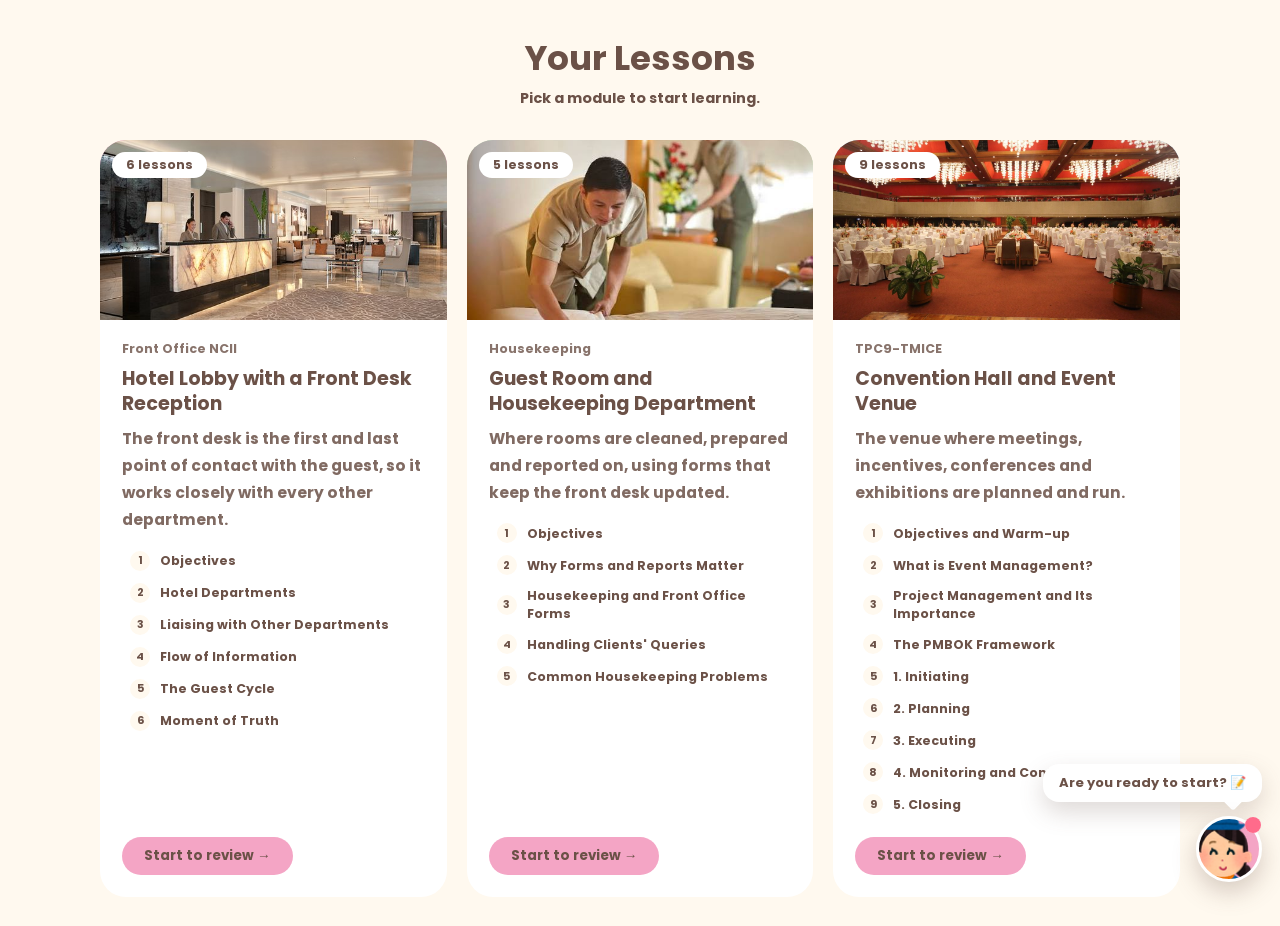
<file: introduction.html>
<!DOCTYPE html>
<html lang="en">

<head>
    <meta charset="UTF-8">
    <meta name="viewport" content="width=device-width, initial-scale=1.0">
    <title>Introduction</title>
    <script>
        // remember which view the user is on, so reload stays on the same page
        (function () {
            var fromHome = sessionStorage.getItem('fromHome') === '1';
            sessionStorage.removeItem('fromHome');
            if (fromHome) sessionStorage.setItem('introState', JSON.stringify({ view: 'intro' }));
            var s = {};
            try { s = JSON.parse(sessionStorage.getItem('introState')) || {}; } catch (e) { }
            document.documentElement.classList.toggle('skip-intro', s.view !== 'intro');
        })();
    </script>
    <link rel="stylesheet" href="font-awesome-icon/css/all.min.css">


    <style>
        @font-face {
            font-family: 'Poppins';
            src: url('Poppins/Poppins-Bold.ttf') format('truetype');
            font-weight: 400;
        }

        * {
            margin: 0;
            padding: 0;
            box-sizing: border-box;
            font-family: "Poppins", sans-serif;
            overflow-x: none;
        }

        [hidden] {
            display: none !important;
        }

        :root {
            --vanilla-cream: #FFF9EF;
            /* main background */
            --pastel-pink: #F4A5C5;
            /* Chiikawa Pink */
            --pastel-aqua: #A9CBE5;
            /* Hachiware Blue */
            --pastel-green: #C8DDB5;
            /* Meadow Green */
            --soft-charcoal: #6B5147;
            /* Outline Brown (text, headings) */
            --ocean-blue: #F4A5C5;
            /* primary buttons, loader bar, plane */
            --border: rgba(0, 100, 200, 0.18);
            --tint-pink: rgba(244, 165, 197, 0.28);
            --tint-aqua: rgba(169, 203, 229, 0.32);
            --tint-green: rgba(200, 221, 181, 0.42);
        }

        html.modal-open,
        html.modal-open body {
            overflow: hidden;
            height: 100%;
        }

        /* also stop scroll chaining from the overlay itself */
        .reminder-overlay {
            overscroll-behavior: contain;
            touch-action: none;
        }

        .container-fluid {
            display: flex;
            justify-content: center;
            align-items: center;
            min-height: 100vh;
            background-color: var(--vanilla-cream);
            padding: 1.8rem;
        }

        .container-fluid.lessons-mode {
            align-items: center;
        }

        /* ---------- Tour girl intro ---------- */
        .parent-box {
            display: flex;
            gap: 1rem;
            transition: opacity 0.5s ease, transform 0.5s ease;
        }

        .parent-box .box {
            width: 100px;
            height: 170px;
            background-image: url('tour-girl.png');
            background-position: center;
            background-size: cover;
            background-repeat: no-repeat;
            opacity: 0;
            animation: slideInGirl 0.7s ease-out 0.2s forwards;
        }

        .parent-box .message {
            width: 280px;
            height: auto;
            background-color: white;
            border-radius: 10px;
            padding: 1rem;
            font-size: 13.5px;
            opacity: 0;
            transform-origin: left center;
            animation: popIn 0.5s cubic-bezier(0.34, 1.56, 0.64, 1) 0.9s forwards;
        }

        @keyframes slideInGirl {
            from {
                opacity: 0;
                transform: translateX(-40px);
            }

            to {
                opacity: 1;
                transform: translateX(0);
            }
        }

        @keyframes popIn {
            from {
                opacity: 0;
                transform: scale(0.6) translateY(10px);
            }

            to {
                opacity: 1;
                transform: scale(1) translateY(0);
            }
        }

        @keyframes fadeUp {
            from {
                opacity: 0;
                transform: translateY(14px);
            }

            to {
                opacity: 1;
                transform: none;
            }
        }

        .sub-parent-box {
            display: flex;
            flex-direction: column;
            gap: 1rem;
        }

        .parent-box .right-box {
            display: inline-flex;
            flex-direction: column;
            gap: 1rem;
        }

        .parent-box .right-box p {
            color: var(--soft-charcoal);
        }

        .parent-box .right-box button {
            padding: 7px 20px;
            border-radius: 10px;
            background-color: var(--ocean-blue);
            color: #ffffff;
            border: none;
            font-size: 12.5px;
            width: 130px;
            display: flex;
            justify-content: center;
            align-items: center;
            gap: 0.3rem;
            cursor: pointer;
            opacity: 0;
            visibility: hidden;
            transition: opacity 0.4s ease, visibility 0s linear 0.4s;
        }

        .parent-box .right-box button .fa {
            font-size: 12px;
        }

        .parent-box .right-box button.show {
            opacity: 1;
            visibility: visible;
            transition: opacity 0.4s ease, visibility 0s linear 0s;
        }

        .parent-box.leaving {
            opacity: 0;
            transform: translateY(-20px);
        }

        .skip-intro .sub-parent-box {
            display: none;
        }

        /* ---------- Lessons ---------- */
        .lessons {
            display: none;
            width: min(1080px, 100%);
            min-width: 0;
            color: var(--soft-charcoal);
        }

        .lessons.show {
            display: block;
            opacity: 0;
            animation: fadeUp 0.5s ease forwards;
        }

        .lessons h2,
        .lessons h3,
        .lessons h4 {
            font-weight: 400;
        }

        .lessons p,
        .lessons li {
            line-height: 1.75;
            font-size: 15.5px;
        }

        /* highlighter-style emphasis (the font only has one weight) */
        .lessons b {
            font-weight: 400;
            background: linear-gradient(transparent 58%, rgba(244, 165, 197, 0.5) 58%);
        }

        .hub-head {
            text-align: center;
            margin: 0.6rem 0 1.8rem;
        }

        .hub-head h2 {
            font-size: 34px;
            line-height: 1.2;
        }

        .hub-head p {
            font-size: 14.5px;
            margin-top: 0.4rem;
        }

        .module-grid {
            display: grid;
            grid-template-columns: repeat(auto-fit, minmax(270px, 1fr));
            gap: 20px;
        }

        .mod-card {
            display: flex;
            flex-direction: column;
            text-align: left;
            background: #ffffff;
            border: none;
            border-radius: 26px;
            overflow: hidden;
            cursor: pointer;
            color: var(--soft-charcoal);
            /* box-shadow: 0 14px 30px rgba(107, 81, 71, 0.12); */
            transition: transform 0.2s ease, box-shadow 0.2s ease;
        }

        .mod-card:hover,
        .mod-card:focus-visible {
            transform: translateY(-5px);
            box-shadow: 0 20px 36px rgba(107, 81, 71, 0.18);
        }

        .mod-img {
            position: relative;
            height: 180px;
            background-color: var(--c);
            background-size: cover;
            background-position: center;
            background-repeat: no-repeat;
        }

        .mod-count {
            position: absolute;
            top: 12px;
            left: 12px;
            background: #ffffff;
            border-radius: 20px;
            padding: 4px 14px;
            font-size: 12.5px;
        }

        .mod-place {
            font-size: 12.5px;
            opacity: 0.8;
        }

        .mod-lessons {
            display: grid;
            gap: 2px;
            margin: 4px 0 10px;
        }

        .mod-lessons span {
            display: flex;
            gap: 10px;
            align-items: center;
            font-size: 12.5px;
            line-height: 1.4;
            padding: 5px 8px;
            border-radius: 10px;
            cursor: pointer;
            transition: background 0.2s ease;
        }

        .mod-lessons span:hover {
            background: var(--tint-pink);
        }

        .mod-lessons span i {
            flex: none;
            width: 20px;
            height: 20px;
            border-radius: 50%;
            display: grid;
            place-items: center;
            font-style: normal;
            font-size: 11px;
            background: var(--vanilla-cream);
        }

        .mod-body {
            padding: 20px 22px 22px;
            display: flex;
            flex-direction: column;
            gap: 8px;
            flex: 1;
        }

        .mod-subject {
            font-size: 12.5px;
            opacity: 0.8;
        }

        .mod-body h3 {
            font-size: 19px;
            line-height: 1.35;
        }

        .mod-teacher {
            font-size: 12.5px;
            opacity: 0.8;
        }

        .mod-desc {
            font-size: 13px;
            line-height: 1.6;
            opacity: 0.85;
        }

        .mod-go {
            margin-top: auto;
            align-self: flex-start;
            padding: 9px 22px;
            border-radius: 28px;
            background: var(--pastel-pink);
            font-size: 13.5px;
        }

        .back-btn,
        .pager button {
            font-size: 13.5px;
            border-radius: 28px;
            padding: 10px 22px;
            cursor: pointer;
            border: 2px solid var(--pastel-pink);
            background: #ffffff;
            color: var(--soft-charcoal);
            transition: transform 0.15s ease, background 0.2s ease;
        }

        .back-btn:hover,
        .pager button:hover:not(:disabled) {
            transform: translateY(-2px);
            background: var(--tint-pink);
        }

        .pager button.next {
            background: var(--pastel-pink);
        }

        .pager button:disabled {
            opacity: 0.35;
            cursor: default;
        }

        .reader-top {
            display: flex;
            flex-wrap: wrap;
            align-items: center;
            gap: 14px 22px;
            margin-bottom: 1.2rem;
        }

        .reader-title {
            display: flex;
            align-items: center;
            gap: 14px;
            min-width: 0;
        }

        .badge {
            flex: none;
            width: 54px;
            height: 54px;
            border-radius: 18px;
            display: none;
            place-items: center;
            font-size: 22px;
            background: var(--c);
        }

        .reader-title h2 {
            font-size: 22px;
            line-height: 1.25;
            margin: 1.5rem 0 0;
        }

        .reader-title p {
            font-size: 12.5px;
            opacity: 0.8;
            line-height: 1.4;
        }

        .reader-body {
            display: grid;
            grid-template-columns: 250px 1fr;
            gap: 22px;
            align-items: start;
        }

        .topic-nav {
            position: sticky;
            top: 1rem;
            display: flex;
            flex-direction: column;
            gap: 6px;
            background: #ffffff;
            border-radius: 22px;
            padding: 12px;
            /* box-shadow: 0 10px 24px rgba(107, 81, 71, 0.1); */
        }

        .topic-nav button {
            display: flex;
            align-items: center;
            gap: 10px;
            text-align: left;
            border: none;
            background: transparent;
            border-radius: 14px;
            padding: 9px 10px;
            font-size: 13px;
            line-height: 1.35;
            color: var(--soft-charcoal);
            cursor: pointer;
            transition: background 0.2s ease;
        }

        .topic-nav button:hover {
            background: var(--tint-pink);
        }

        .topic-nav button .n {
            flex: none;
            width: 26px;
            height: 26px;
            border-radius: 50%;
            display: grid;
            place-items: center;
            font-size: 12px;
            background: var(--vanilla-cream);
        }

        .topic-nav button.active {
            background: var(--pastel-pink);
        }

        .topic-nav button.active .n {
            background: var(--soft-charcoal);
            color: #ffffff;
        }

        .topic-panel {
            background: #ffffff;
            border-radius: 26px;
            padding: 1.8rem;
            /* box-shadow: 0 14px 30px rgba(107, 81, 71, 0.12); */
            min-width: 0;
        }

        .progress {
            display: flex;
            align-items: center;
            gap: 12px;
            font-size: 12px;
            margin-bottom: 1.1rem;
        }

        .progress .bar {
            flex: 1;
            height: 8px;
            background: var(--vanilla-cream);
            border-radius: 8px;
            overflow: hidden;
        }

        .progress .bar i {
            display: block;
            height: 100%;
            width: 0;
            background: var(--pastel-pink);
            border-radius: 8px;
            transition: width 0.35s ease;
        }

        .topic-panel>h3 {
            font-size: 26px;
            line-height: 1.25;
            margin-bottom: 1rem;
        }

        #tBody {
            animation: fadeUp 0.35s ease;
        }

        #tBody p {
            font-size: 14.5px;
            margin-bottom: 0.9rem;
        }

        #tBody .sub {
            font-size: 17px;
            margin: 1.4rem 0 0.7rem;
        }

        .callout {
            background: var(--vanilla-cream);
            border-left: 5px solid var(--pastel-pink);
            border-radius: 6px 18px 18px 6px;
            padding: 14px 18px;
            margin: 0 0 1.1rem;
        }

        .callout .label {
            display: inline-block;
            font-size: 11px;
            letter-spacing: 0.08em;
            text-transform: uppercase;
            background: var(--pastel-pink);
            border-radius: 12px;
            padding: 2px 10px;
            margin-bottom: 6px;
        }

        .callout p {
            margin: 0;
        }

        ul.dots,
        ol.numbered {
            list-style: none;
            margin: 0 0 1rem;
            display: grid;
            gap: 8px;
        }

        ul.dots li {
            position: relative;
            padding-left: 24px;
            font-size: 14.5px;
        }

        ul.dots li::before {
            content: "";
            position: absolute;
            left: 4px;
            top: 0.72em;
            width: 9px;
            height: 9px;
            border-radius: 50%;
            background: var(--pastel-pink);
        }

        ol.numbered {
            counter-reset: n;
        }

        ol.numbered li {
            counter-increment: n;
            display: flex;
            gap: 14px;
            align-items: flex-start;
            background: var(--vanilla-cream);
            border-radius: 18px;
            padding: 12px 16px;
            font-size: 14.5px;
        }

        ol.numbered li::before {
            content: counter(n);
            flex: none;
            width: 30px;
            height: 30px;
            margin-top: 1px;
            border-radius: 50%;
            display: grid;
            place-items: center;
            background: var(--soft-charcoal);
            color: #ffffff;
            font-size: 13px;
        }

        .cards {
            display: grid;
            grid-template-columns: repeat(auto-fit, minmax(230px, 1fr));
            gap: 12px;
            margin-bottom: 1rem;
        }

        .mini {
            background: var(--vanilla-cream);
            border-radius: 18px;
            padding: 14px 16px;
            border-top: 4px solid var(--c, var(--pastel-pink));
        }

        .mini h4 {
            font-size: 15px;
            margin-bottom: 4px;
        }

        #tBody .mini p {
            font-size: 13.5px;
            line-height: 1.65;
            margin: 0;
        }

        .two-col {
            display: grid;
            grid-template-columns: 1fr 1fr;
            gap: 14px;
            margin-bottom: 1rem;
        }

        .panel {
            border-radius: 20px;
            padding: 16px 18px 8px;
            background: var(--bg);
        }

        .panel h4 {
            font-size: 16px;
            margin-bottom: 10px;
        }

        .chips {
            display: flex;
            flex-wrap: wrap;
            gap: 8px;
            margin-bottom: 1rem;
        }

        .chip {
            font-size: 13px;
            background: var(--bg, var(--tint-pink));
            border-radius: 20px;
            padding: 6px 14px;
        }

        .dept {
            background: var(--vanilla-cream);
            border-radius: 18px;
            margin-bottom: 10px;
            overflow: hidden;
        }

        .dept summary {
            list-style: none;
            cursor: pointer;
            display: flex;
            justify-content: space-between;
            align-items: center;
            padding: 14px 18px;
            font-size: 15.5px;
        }

        .dept summary::-webkit-details-marker {
            display: none;
        }

        .dept summary::after {
            content: "+";
            flex: none;
            width: 26px;
            height: 26px;
            border-radius: 50%;
            display: grid;
            place-items: center;
            background: var(--pastel-pink);
        }

        .dept[open] summary::after {
            content: "\2212";
        }

        .dept-body {
            padding: 0 18px 8px;
        }

        .dept-body h4 {
            font-size: 13px;
            letter-spacing: 0.05em;
            text-transform: uppercase;
            margin: 6px 0 6px;
            opacity: 0.8;
        }

        .reception {
            text-align: center;
            margin: 0.4rem 0 1rem;
        }

        .reception .core {
            display: inline-block;
            background: var(--soft-charcoal);
            color: #ffffff;
            border-radius: 28px;
            padding: 12px 34px;
            font-size: 17px;
            letter-spacing: 0.06em;
        }

        .reception .arrows {
            font-size: 22px;
            margin: 4px 0;
        }

        .reception .chips {
            justify-content: center;
        }

        .cycle {
            display: grid;
            grid-template-columns: repeat(4, 1fr);
            gap: 12px;
            margin-bottom: 1rem;
        }

        .stage {
            background: var(--vanilla-cream);
            border-radius: 20px;
            overflow: hidden;
        }

        .stage .head {
            background: var(--c);
            padding: 12px 14px;
            display: flex;
            align-items: center;
            gap: 10px;
            font-size: 15px;
        }

        .stage .head span {
            flex: none;
            width: 26px;
            height: 26px;
            border-radius: 50%;
            display: grid;
            place-items: center;
            background: #ffffff;
            font-size: 13px;
        }

        .stage ul {
            padding: 12px 14px 6px;
            margin: 0;
        }

        .stage ul li {
            font-size: 13px;
            line-height: 1.5;
        }

        .source {
            font-size: 12px;
            opacity: 0.75;
        }

        .task {
            border: 2px dashed var(--pastel-pink);
            border-radius: 22px;
            padding: 18px 20px 8px;
            margin-bottom: 1rem;
            background: var(--vanilla-cream);
        }

        .task .label {
            display: inline-block;
            font-size: 11px;
            letter-spacing: 0.08em;
            text-transform: uppercase;
            background: var(--pastel-pink);
            border-radius: 12px;
            padding: 2px 10px;
            margin-bottom: 6px;
        }

        .task h3 {
            font-size: 19px;
            margin-bottom: 0.7rem;
        }

        .task ol.numbered li {
            background: #ffffff;
        }

        .pager {
            display: flex;
            justify-content: space-between;
            gap: 12px;
            margin-top: 1.6rem;
            padding-top: 1.2rem;
            border-top: 2px dashed var(--vanilla-cream);
        }

        #placesView {
            width: 100%;
            max-width: 1100px;
            /* max-width: 1200px;
            min-width: 1200px; */
        }

        .place {
            display: flow-root;
            /* contains the floated image */
        }

        .place-img {
            float: left;
            width: 48%;
            aspect-ratio: 4 / 3;
            margin: 0 1.8rem 1rem 0;
            border-radius: 18px;
            background-color: var(--c);
            background-size: cover;
            background-position: center;
        }

        .place:nth-child(even) .place-img {
            float: right;
            margin: 0 0 1rem 1.8rem;
        }

        .place-tag {
            align-self: flex-start;
            font-size: 12px;
            background: var(--c);
            border-radius: 20px;
            padding: 4px 14px;
        }

        .place h3 {
            font-size: 24px;
            line-height: 1.3;
            margin-bottom: 10px;
        }

        .place>p {
            font-size: 15.5px;
            margin-bottom: 10px;
        }

        .place-to-go {
            margin-bottom: 10px;
        }

        .place-tag {
            align-self: flex-start;
            font-size: 12px;
            background: var(--c);
            border-radius: 20px;
            padding: 4px 14px;
        }

        .place-text h3 {
            font-size: 24px;
            line-height: 1.3;
        }

        .place-text p {
            font-size: 15.5px;
        }

        #placesList {
            padding-bottom: 3vh;
        }

        /* #placesList.spotlight .place {
            scroll-snap-align: center;
        }

        html:has(#placesView.spotlight-on) {
            scroll-snap-type: y proximity;
        } */

        .places-end {
            display: flex;
            justify-content: end;
            /* margin: 1.5rem 0 0.6rem; */
            margin: 1.5rem 0 0;
        }

        .review-btn {
            font-size: 15.5px;
            border: none;
            border-radius: 10px;
            /* border-radius: 28px; */
            padding: 10px 32px;
            cursor: pointer;
            color: var(--soft-charcoal);
            background: var(--pastel-pink);
            transition: transform 0.15s ease;
            display: flex;
            align-items: center;
            gap: 0.5rem;
        }

        .review-btn .fa {
            font-size: 14px;
        }

        .review-btn:hover {
            transform: translateY(-2px);
        }

        .place-to-go h4 {
            font-size: 14px;
            margin-bottom: 6px;
            opacity: 0.8;
        }

        .place-to-go ul {
            list-style: none;
            display: grid;
            grid-template-columns: 1fr 1fr;
            gap: 6px;
        }

        .place-to-go li {
            display: flex;
            flex-direction: column;
            line-height: 1.4;
            font-size: 14px;
            background: var(--c);
            border-radius: 12px;
            padding: 8px 14px;
        }

        .place-to-go .go-loc {
            font-size: 12.5px;
            opacity: 0.8;
        }

        .loader-overlay {
            position: fixed;
            inset: 0;
            z-index: 200;
            display: flex;
            flex-direction: column;
            justify-content: center;
            align-items: center;
            gap: 0.8rem;
            background-color: var(--vanilla-cream);
            opacity: 0;
            visibility: hidden;
            pointer-events: none;
            transition: opacity 0.3s ease, visibility 0s linear 0.3s;
        }

        .loader-overlay.show {
            opacity: 1;
            visibility: visible;
            pointer-events: auto;
            transition: opacity 0.3s ease, visibility 0s linear 0s;
        }

        .loader-bar {
            width: 260px;
            height: 24px;
            padding: 3px;
            background-color: #ffffff;
            border: 2px solid var(--ocean-blue);
            border-radius: 14px;
            overflow: hidden;
        }

        .loader-fill {
            width: 0;
            height: 100%;
            background-color: var(--ocean-blue);
            border-radius: 10px;
        }

        .loader-text {
            font-size: 14px;
            color: var(--soft-charcoal);
        }

        .loader-flight {
            width: min(400px, 80vw);
        }

        .loader-flight svg {
            display: block;
            width: 100%;
            height: auto;
            overflow: visible;
        }

        .loader-flight .curve {
            fill: none;
            stroke: var(--ocean-blue);
            stroke-width: 2.5;
            stroke-linecap: round;
            stroke-dasharray: 1 3;
        }

        .loader-flight .plane {
            fill: var(--ocean-blue);
        }

        .loader-plane {
            opacity: 0;
        }

        .reminder-overlay {
            position: fixed;
            inset: 0;
            z-index: 150;
            display: flex;
            justify-content: center;
            align-items: center;
            padding: 1.5rem;
            background-color: rgba(61, 72, 86, 0.55);
            opacity: 0;
            visibility: hidden;
            pointer-events: none;
            transition: opacity 0.3s ease, visibility 0s linear 0.3s;
        }

        .reminder-overlay.open {
            opacity: 1;
            visibility: visible;
            pointer-events: auto;
            transition: opacity 0.3s ease, visibility 0s linear 0s;
        }

        .reminder-modal {
            width: 100%;
            max-width: 440px;
            padding: 2rem 1.3rem;
            text-align: center;
            color: var(--soft-charcoal);
            background: #ffffff;
            border-radius: 28px;
            box-shadow: 0 20px 40px rgba(61, 72, 86, 0.25);
            transform: translateY(30px) scale(0.9);
            transition: transform 0.35s cubic-bezier(0.34, 1.56, 0.64, 1);
        }

        .reminder-overlay.open .reminder-modal {
            transform: translateY(0) scale(1);
        }

        .reminder-icon {
            width: 56px;
            height: 56px;
            margin: 0 auto 0.8rem;
            /* display: grid;
            place-items: center; */
            display: flex;
            justify-content: center;
            align-items: center;
            font-size: 24px;
            /* background: var(--pastel-pink); */
            border-radius: 50%;
        }

        .reminder-modal h3 {
            font-size: 26px;
            font-weight: 400;
            margin-bottom: 0.6rem;
        }

        .reminder-modal p {
            font-size: 15px;
            line-height: 1.7;
        }

        .reminder-list {
            list-style: none;
            display: grid;
            gap: 8px;
            margin: 1rem 0 1.4rem;
            text-align: left;
        }

        .reminder-list li {
            display: flex;
            align-items: center;
            gap: 12px;
            padding: 10px 14px;
            font-size: 14.5px;
            background: var(--vanilla-cream);
            border-radius: 16px;
        }

        .reminder-list li span {
            flex: none;
            width: 28px;
            height: 28px;
            display: grid;
            place-items: center;
            font-size: 13px;
            color: #ffffff;
            background: var(--soft-charcoal);
            border-radius: 50%;
        }

        .reminder-btn {
            font-size: 15px;
            border: none;
            border-radius: 10px;
            padding: 10px 36px;
            cursor: pointer;
            color: var(--soft-charcoal);
            background: var(--pastel-pink);
            transition: transform 0.15s ease;
        }

        .reminder-btn:hover {
            transform: translateY(-2px);
        }

        /* ---------- Spotlight (pop-up) effect for places ---------- */
        .reminder-overlay {
            -webkit-backdrop-filter: blur(6px);
            backdrop-filter: blur(6px);
        }

        #placesList.spotlight .place {
            position: relative;
            padding: 1rem 1.4rem;
            margin-bottom: 1.2rem;
            border-radius: 26px;
            background: transparent;
            filter: blur(4px);
            opacity: 0.45;
            transform: scale(0.96);
            transition: transform 0.55s cubic-bezier(0.34, 1.35, 0.64, 1),
                filter 0.45s ease, opacity 0.45s ease,
                background 0.45s ease, box-shadow 0.45s ease;
        }

        #placesList.spotlight .place.active {
            filter: none;
            opacity: 1;
            transform: scale(1.05);
            background: #ffffff;
            box-shadow: 0 24px 50px rgba(107, 81, 71, 0.25);
            z-index: 2;
        }

        /* blur + dim the page heading while the spotlight is on */
        #placesView .hub-head {
            transition: filter 0.45s ease, opacity 0.45s ease;
        }

        #placesView.spotlight-on .hub-head {
            filter: blur(5px);
            opacity: 0.4;
            pointer-events: none;
            user-select: none;
        }

        /* let the active card rise over the heading area */
        #placesView.spotlight-on #placesList .place.active {
            transform: scale(1.08);
        }

        /* ---------- Guide girl on the Places page ---------- */
        .guide-overlay {
            display: none;
            position: fixed;
            inset: 0;
            z-index: 140;
            /* above the page, below the reminder (150) and loader (200) */
            align-items: center;
            justify-content: center;
            /* top-left */
            /* padding: 1.5rem; */
            background: rgba(255, 249, 239, 0.35);
            -webkit-backdrop-filter: blur(8px);
            backdrop-filter: blur(8px);
            overscroll-behavior: contain;
            touch-action: none;
        }

        .guide-overlay.open {
            display: flex;
            /* display:none -> flex restarts the girl/message animations */
            animation: guideFade 0.4s ease;
        }

        .guide-overlay.closing {
            opacity: 0;
            transition: opacity 0.4s ease;
        }

        @keyframes guideFade {
            from {
                opacity: 0;
            }

            to {
                opacity: 1;
            }
        }

        /* the message is longer here, so let it grow */
        .parent-box.guide-box .message {
            width: 260px;
            max-width: 100%;
            height: auto;
            min-height: 120px;
        }

        /* ---------- no blur, keep the dimming ---------- */
        #placesList.spotlight .place {
            filter: none;
        }

        #placesView.spotlight-on .hub-head {
            filter: none;
            opacity: 0.4;
        }

        /* Continue button inside the guide message, bottom-right */
        .parent-box.guide-box .message {
            display: flex;
            flex-direction: column;
            gap: 10px;
        }

        .parent-box.guide-box .message button {
            align-self: flex-end;
            /* right side */
            margin-top: auto;
            /* pushes it to the bottom */
            width: auto;
            padding: 6px 16px;
        }

        /* Continue button inside the intro message, bottom-right */
        .sub-parent-box .parent-box .message {
            display: flex;
            flex-direction: column;
            gap: 10px;
        }

        .sub-parent-box .parent-box .message button {
            align-self: flex-end;
            /* right side */
            margin-top: auto;
            /* pushes it to the bottom */
            width: auto;
            padding: 6px 16px;
        }

        /* ---------- Guide girl quiz helper ---------- */
        .quiz-helper {
            display: none;
            position: fixed;
            right: 18px;
            bottom: 18px;
            z-index: 100;
            /* below guide (140), reminder (150) and loader (200) */
            flex-direction: column;
            align-items: flex-end;
            gap: 12px;
        }

        /* show on the "Your Lessons" (module list) page only */
        html:has(#hubView:not([hidden])) .quiz-helper {
            display: flex;
        }

        .quiz-avatar {
            position: relative;
            width: 66px;
            height: 66px;
            border-radius: 50%;
            border: 3px solid #ffffff;
            background: var(--pastel-pink) url('tour-girl.png') no-repeat;
            background-size: 175%;
            background-position: 50% 6%;
            cursor: pointer;
            box-shadow: 0 10px 24px rgba(107, 81, 71, 0.28);
            transition: transform 0.2s ease;
            animation: avatarBob 2.6s ease-in-out infinite;
        }

        .quiz-avatar:hover {
            transform: scale(1.08);
        }

        .quiz-helper.open .quiz-avatar {
            animation: none;
        }

        @keyframes avatarBob {

            0%,
            100% {
                transform: translateY(0);
            }

            50% {
                transform: translateY(-5px);
            }
        }

        /* little pulse that tells the user "click me" */
        .quiz-ping {
            position: absolute;
            top: -2px;
            right: -2px;
            width: 16px;
            height: 16px;
            border-radius: 50%;
            background: #ff6b8b;
            border: 2px solid #ffffff;
        }

        .quiz-ping::after {
            content: "";
            position: absolute;
            inset: -2px;
            border-radius: 50%;
            background: #ff6b8b;
            animation: ping 1.6s ease-out infinite;
        }

        @keyframes ping {
            from {
                transform: scale(1);
                opacity: 0.7;
            }

            to {
                transform: scale(2.6);
                opacity: 0;
            }
        }

        .quiz-helper.open .quiz-ping {
            display: none;
        }

        /* speech bubble */
        .quiz-bubble {
            position: relative;
            width: 230px;
            padding: 16px 16px 14px;
            background: #ffffff;
            border-radius: 18px;
            box-shadow: 0 16px 34px rgba(107, 81, 71, 0.25);
            transform-origin: bottom right;
            opacity: 0;
            visibility: hidden;
            transform: scale(0.6) translateY(10px);
            transition: opacity 0.25s ease, transform 0.35s cubic-bezier(0.34, 1.56, 0.64, 1), visibility 0s linear 0.35s;
        }

        /* small "are you ready" message above the avatar */
        .quiz-hint {
            position: absolute;
            right: 0;
            bottom: 80px;
            /* sits just above the avatar */
            white-space: nowrap;
            padding: 9px 16px;
            font-size: 13px;
            color: var(--soft-charcoal);
            background: #ffffff;
            border-radius: 16px;
            box-shadow: 0 10px 24px rgba(107, 81, 71, 0.22);
            transform-origin: bottom right;
            opacity: 0;
            visibility: hidden;
            pointer-events: none;
            transform: scale(0.6) translateY(10px);
            transition: opacity 0.25s ease,
                transform 0.35s cubic-bezier(0.34, 1.56, 0.64, 1),
                visibility 0s linear 0.35s;
        }

        /* little tail pointing down to the girl */
        .quiz-hint::after {
            content: "";
            position: absolute;
            right: 22px;
            bottom: -6px;
            width: 14px;
            height: 14px;
            background: #ffffff;
            border-radius: 3px;
            transform: rotate(45deg);
        }

        .quiz-hint.show {
            opacity: 1;
            visibility: visible;
            transform: scale(1) translateY(0);
            transition: opacity 0.25s ease,
                transform 0.35s cubic-bezier(0.34, 1.56, 0.64, 1),
                visibility 0s linear 0s;
        }

        /* never show the hint while the main bubble is open */
        .quiz-helper.open .quiz-hint {
            opacity: 0;
            visibility: hidden;
        }

        @media only screen and (max-width: 600px) {
            .quiz-hint {
                bottom: 72px;
                font-size: 12px;
                padding: 8px 14px;
            }
        }

        .quiz-helper.open .quiz-bubble {
            opacity: 1;
            visibility: visible;
            transform: scale(1) translateY(0);
            transition: opacity 0.25s ease, transform 0.35s cubic-bezier(0.34, 1.56, 0.64, 1), visibility 0s linear 0s;
        }

        /* tail pointing to the girl */
        .quiz-bubble::after {
            content: "";
            position: absolute;
            right: 24px;
            bottom: -8px;
            width: 18px;
            height: 18px;
            background: #ffffff;
            border-radius: 3px;
            transform: rotate(45deg);
            display: none;
        }

        .quiz-bubble p {
            font-size: 13.5px;
            line-height: 1.5;
            margin-bottom: 12px;
            color: var(--soft-charcoal);
        }

        .quiz-start {
            display: flex;
            align-items: center;
            justify-content: center;
            gap: 8px;
            padding: 10px 16px;
            border-radius: 12px;
            background: linear-gradient(135deg, #f8b4d0, var(--pastel-pink));
            color: var(--soft-charcoal);
            font-size: 14px;
            text-decoration: none;
            box-shadow: 0 6px 14px rgba(244, 165, 197, 0.55);
            transition: transform 0.2s ease, box-shadow 0.2s ease;
        }

        .quiz-start:hover {
            transform: translateY(-2px);
            box-shadow: 0 10px 18px rgba(244, 165, 197, 0.7);
        }

        .quiz-start .fa-arrow-right {
            font-size: 12px;
            transition: transform 0.2s ease;
        }

        .quiz-start:hover .fa-arrow-right {
            transform: translateX(4px);
        }

        @media only screen and (max-width: 600px) {
            .quiz-helper {
                right: 20px;
                bottom: 25px;
            }

            .quiz-avatar {
                width: 58px;
                height: 58px;
            }

            .quiz-bubble {
                width: min(230px, calc(100vw - 40px));
            }
        }

        @media only screen and (max-width: 820px) {
            .reader-body {
                grid-template-columns: 1fr;
                gap: 14px;
            }

            .topic-nav {
                position: sticky;
                top: 0;
                z-index: 5;
                flex-direction: row;
                overflow-x: auto;
                border-radius: 18px;
                padding: 8px;
                gap: 6px;
                scrollbar-width: none;
            }

            .topic-nav::-webkit-scrollbar {
                display: none;
            }

            .topic-nav button {
                flex: none;
                white-space: nowrap;
            }

            .cycle {
                grid-template-columns: repeat(2, 1fr);
            }

            #placesList {
                padding-bottom: 0vh;
            }
        }

        /* ---------- mobile: cards are taller than the screen ---------- */
        @media only screen and (max-width: 700px) {
            /* #placesList.spotlight .place {
                scroll-snap-align: start;
                scroll-margin-top: 1rem;
            } */

            /* no zoom on mobile, so nothing gets cut off at the sides */
            #placesView.spotlight-on #placesList .place.active {
                transform: none;
            }

            #placesList.spotlight .place {
                transform: none;
            }

            .place:nth-child(even) .place-img {
                order: 0;
            }

            .place-img,
            .place:nth-child(even) .place-img {
                float: none;
                width: 100%;
                margin: 0 0 1rem;
            }

            #placesList.spotlight .place.active {
                transform: scale(1.02);
            }
        }

        @media only screen and (max-width: 600px) {
            .container-fluid {
                min-height: 100dvh;
                padding: 1.2rem 1.5rem 2rem;
            }

            .hub-head h2 {
                font-size: 28px;
            }

            .topic-panel {
                padding: 1.3rem 1.1rem;
                border-radius: 22px;
            }

            .topic-panel>h3 {
                font-size: 22px;
            }

            .two-col {
                grid-template-columns: 1fr;
            }

            .cycle {
                grid-template-columns: 1fr;
            }

            .pager button {
                padding: 10px 16px;
            }
        }

        @media only screen and (max-width: 470px) {
            .parent-box {
                display: flex;
                gap: 0.7rem;
            }

            .parent-box .message {
                width: 260px;
                /* height: 120px; */
                height: auto;
            }

            .parent-box .message p {
                font-size: 12.5px;
            }

            .parent-box .right-box button {
                font-size: 11.5px;
            }

            .parent-box .right-box button .fa {
                font-size: 11px;
            }
        }
    </style>

</head>

<body>
    <div class="container-fluid" id="page">
        <div class="sub-parent-box">
            <div class="parent-box">
                <div class="box"></div>
                <div class="right-box">
                    <div class="message">
                        <p id="typed-text"></p>
                        <button>Continue <i class="fa fa-arrow-right"></i></button>
                    </div>
                </div>
            </div>
        </div>

        <section class="lessons" id="lessons">
            <!-- module list -->
            <!-- places -->
            <div id="placesView" hidden>
                <div class="hub-head">
                    <h2>Places You'll Explore</h2>
                    <p>Each module is represented by a place. Here is where your lessons take place.</p>
                </div>
                <div id="placesList"></div>
                <div class="places-end">
                    <button class="review-btn" id="reviewBtn">
                        <span>Next</span>
                        <i class="fa fa-arrow-right"></i>
                    </button>

                </div>
            </div>

            <!-- module list -->
            <div id="hubView" hidden>
                <div class="hub-head">
                    <h2>Your Lessons</h2>
                    <p>Pick a module to start learning.</p>
                </div>
                <div class="module-grid" id="moduleGrid"></div>
            </div>

            <!-- lesson reader -->
            <div id="readerView" hidden>
                <div class="reader-top">
                    <button class="back-btn" id="backBtn">&larr; All modules</button>
                    <div class="reader-title">
                        <span class="badge" id="rBadge"></span>
                        <div>
                            <h2 id="rTitle"></h2>
                        </div>
                    </div>
                </div>

                <div class="reader-body">
                    <nav class="topic-nav" id="topicNav" aria-label="Lessons in this module"></nav>
                    <article class="topic-panel">
                        <div class="progress">
                            <span id="rCount"></span>
                            <div class="bar"><i id="rBar"></i></div>
                        </div>
                        <h3 id="tTitle"></h3>
                        <div id="tBody"></div>
                        <div class="pager">
                            <button id="prevBtn">&larr; Previous</button>
                            <button id="nextBtn" class="next">Next &rarr;</button>
                        </div>
                    </article>
                </div>
            </div>
        </section>
    </div>

    <div class="quiz-helper" id="quizHelper">
        <div class="quiz-bubble" id="quizBubble">
            <p>Done reviewing? Test what you learned!</p>
            <a href="quiz.html" class="quiz-start" id="quizStartLink">
                <i class="fa fa-pen-to-square"></i>
                <span>Start Quiz</span>
                <i class="fa fa-arrow-right"></i>
            </a>
        </div>

        <!-- NEW -->
        <div class="quiz-hint" id="quizHint">Are you ready to start? 📝</div>

        <button class="quiz-avatar" id="quizAvatar" aria-label="Open quiz helper" aria-expanded="false">
            <span class="quiz-ping"></span>
        </button>
    </div>

    <div class="loader-overlay" id="loader" aria-hidden="true">
        <div class="loader-flight">
            <svg viewBox="0 0 400 70" aria-hidden="true">
                <defs>
                    <clipPath id="revealClip">
                        <rect id="revealRect" x="0" y="-50" width="0" height="170" />
                    </clipPath>
                </defs>
                <path class="curve" clip-path="url(#revealClip)" d="M 20 45 C 90 0, 150 0, 200 35 S 310 70, 375 22" />
                <path id="flightPath" d="M 20 45 C 90 0, 150 0, 200 35 S 310 70, 375 22" fill="none" stroke="none" />
                <g class="loader-plane" id="plane">
                    <g transform="rotate(45) scale(0.055) translate(-256 -256)">
                        <path class="plane"
                            d="M480 192H365.7L260.2 38.9C256.2 33 249.6 29.5 242.5 29.5H202.5C190.4 29.5 181.7 41.2 185.2 52.8L229.9 192H131.2L96 144C92.9 139.8 88 137.4 82.8 137.4H48.5C37.5 137.4 29.6 148 32.8 158.5L56 224L32.8 289.5C29.6 300 37.5 310.6 48.5 310.6H82.8C88 310.6 92.9 308.2 96 304L131.2 256H229.9L185.2 395.2C181.7 406.8 190.4 418.5 202.5 418.5H242.5C249.6 418.5 256.2 415 260.2 409.1L365.7 256H480C515.3 256 544 241.7 544 224C544 206.3 515.3 192 480 192Z" />
                    </g>
                </g>
            </svg>
        </div>
        <div class="loader-bar">
            <div class="loader-fill" id="loaderFill"></div>
        </div>
        <p class="loader-text">Loading...</p>
    </div>

    <div class="reminder-overlay" id="reminderModal" aria-hidden="true">
        <div class="reminder-modal" role="dialog" aria-modal="true" aria-labelledby="reminderTitle">
            <div class="reminder-icon">
                <img src="images/flight-logo.png" alt="Flight Logo">
            </div>
            <h3 id="reminderTitle">Quick Reminder</h3>
            <p>Before you start exploring, here is what is waiting for you:</p>
            <ul class="reminder-list">
                <li><span>1</span>Lessons to review in every module</li>
                <li><span>2</span>A quiz to test what you learned</li>
            </ul>
            <button class="reminder-btn" id="reminderOk">Got it!</button>
        </div>
    </div>

    <div class="guide-overlay" id="guideOverlay" aria-hidden="true">
        <div class="parent-box guide-box">
            <div class="box"></div>
            <div class="right-box">
                <div class="message">
                    <p id="guide-text"></p>
                    <button id="guideBtn">Continue <i class="fa fa-arrow-right"></i></button>
                </div>
            </div>
        </div>
    </div>

    <div class="guide-overlay" id="quizGuideOverlay" aria-hidden="true">
        <div class="parent-box guide-box">
            <div class="box"></div>
            <div class="right-box">
                <div class="message">
                    <p id="quizGuideText"></p>
                    <button id="quizGuideBtn">Continue <i class="fa fa-arrow-right"></i></button>
                </div>
            </div>
        </div>
    </div>

    <script>
        /* ================= girl intro ================= */
        const text = "Welcome to our tourism website! Discover beautiful destinations, plan your perfect trip, and explore the best places with us.";
        const el = document.getElementById('typed-text');
        const btn = document.querySelector('.right-box button');
        const parentBox = document.querySelector('.parent-box');
        const subParent = document.querySelector('.sub-parent-box');
        const page = document.getElementById('page');
        const lessonsEl = document.getElementById('lessons');
        let i = 0;

        function type() {
            if (i < text.length) {
                el.textContent += text.charAt(i);
                i++;
                setTimeout(type, 40);
            } else {
                btn.classList.add('show');   // show the button after the last letter
            }
        }

        function showLessons() {
            subParent.style.display = 'none';
            page.classList.add('lessons-mode');
            lessonsEl.classList.add('show');
        }

        function saveState(s) { sessionStorage.setItem('introState', JSON.stringify(s)); }

        /* ================= loading screen ================= */
        const loader = document.getElementById('loader');
        const loaderFill = document.getElementById('loaderFill');
        const flightPath = document.getElementById('flightPath');
        const plane = document.getElementById('plane');
        const revealRect = document.getElementById('revealRect');
        const pathLen = flightPath.getTotalLength();
        let loading = false;

        function placePlane(p) {
            const len = pathLen * p;
            const pt = flightPath.getPointAtLength(len);
            const a = flightPath.getPointAtLength(Math.max(len - 1, 0));
            const b = flightPath.getPointAtLength(Math.min(len + 1, pathLen));
            const angle = Math.atan2(b.y - a.y, b.x - a.x) * 180 / Math.PI;
            plane.setAttribute('transform', `translate(${pt.x} ${pt.y}) rotate(${angle})`);
            revealRect.setAttribute('width', pt.x);
            loaderFill.style.width = (p * 100) + '%';
        }

        // shows the loader, runs `action` when the plane lands, then hides the loader
        function withLoader(action, dur = 1200) {
            if (loading) return;
            loading = true;
            loader.classList.add('show');
            plane.style.opacity = 1;
            placePlane(0);
            const start = performance.now();

            function frame(now) {
                const t = Math.min((now - start) / dur, 1);
                placePlane(t < 0.5 ? 2 * t * t : 1 - Math.pow(-2 * t + 2, 2) / 2);
                if (t < 1) {
                    requestAnimationFrame(frame);
                } else {
                    action();
                    loader.classList.remove('show');
                    setTimeout(() => {
                        plane.style.opacity = 0;
                        revealRect.setAttribute('width', 0);
                        loaderFill.style.width = '0';
                        loading = false;
                    }, 350);
                }
            }
            requestAnimationFrame(frame);
        }

        /* ================= reminder modal ================= */
        const reminderModal = document.getElementById('reminderModal');

        function openReminder() {
            saveState({ view: 'places', step: 'reminder' });   // <-- add this
            reminderModal.classList.add('open');
            reminderModal.setAttribute('aria-hidden', 'false');
            document.documentElement.classList.add('modal-open');
        }

        function closeReminder() {
            const wasOpen = reminderModal.classList.contains('open');
            reminderModal.classList.remove('open');
            reminderModal.setAttribute('aria-hidden', 'true');
            document.documentElement.classList.remove('modal-open');
            if (wasOpen && !placesView.hidden) {
                saveState({ view: 'places', step: 'spotlight' });
                enableSpotlight();
            }
        }

        document.getElementById('reminderOk').addEventListener('click', closeReminder);
        reminderModal.addEventListener('click', e => { if (e.target === reminderModal) closeReminder(); });
        document.addEventListener('keydown', e => { if (e.key === 'Escape') closeReminder(); });

        /* ================= guide girl on Places page ================= */
        const guideOverlay = document.getElementById('guideOverlay');
        const guideText = document.getElementById('guide-text');
        const guideBtn = document.getElementById('guideBtn');
        const guideMsg = "This is the Places You'll Explore page! Every module is shown as a real place, like the hotel lobby, the guest room and the event venue.";
        let gi = 0;

        function typeGuide() {
            if (gi < guideMsg.length) {
                guideText.textContent += guideMsg.charAt(gi++);
                setTimeout(typeGuide, 25);
            } else {
                guideBtn.classList.add('show');
            }
        }

        function openGuide() {
            saveState({ view: 'places', step: 'guide' });   // <-- add this
            gi = 0;
            guideText.textContent = '';
            guideBtn.classList.remove('show');
            guideOverlay.classList.remove('closing');
            guideOverlay.classList.add('open');
            guideOverlay.setAttribute('aria-hidden', 'false');
            document.documentElement.classList.add('modal-open');
            setTimeout(typeGuide, 1400);
        }

        guideBtn.addEventListener('click', () => {
            guideOverlay.classList.add('closing');
            setTimeout(() => {
                guideOverlay.classList.remove('open', 'closing');
                guideOverlay.setAttribute('aria-hidden', 'true');
                document.documentElement.classList.remove('modal-open');
                openReminder();                   // then the reminder pop-up, then the spotlight
            }, 400);
        });

        if (!document.documentElement.classList.contains('skip-intro')) {
            setTimeout(type, 1500);
        }

        btn.addEventListener('click', () => {
            parentBox.classList.add('leaving');
            setTimeout(() => withLoader(() => { showLessons(); showPlaces(); setTimeout(openGuide, 400); }), 500);
        });

        /* ================= lesson content ================= */
        const h = {
            p: t => `<p>${t}</p>`,
            sub: t => `<h3 class="sub">${t}</h3>`,
            callout: (label, t) => `<div class="callout"><span class="label">${label}</span><p>${t}</p></div>`,
            list: items => `<ul class="dots">${items.map(x => `<li>${x}</li>`).join('')}</ul>`,
            steps: items => `<ol class="numbered">${items.map(x => `<li><div>${x}</div></li>`).join('')}</ol>`,
            cards: (items, color) => `<div class="cards">${items.map(([t, d]) => `<div class="mini"${color ? ` style="--c:${color}"` : ''}><h4>${t}</h4><p>${d}</p></div>`).join('')}</div>`,
            chips: (items, bg) => `<div class="chips">${items.map(x => `<span class="chip"${bg ? ` style="--bg:${bg}"` : ''}>${x}</span>`).join('')}</div>`,
            task: (title, body) => `<div class="task"><span class="label">Activity</span><h3>${title}</h3>${body}</div>`,
            dept: (name, does, liaise) => `<details class="dept"><summary>${name}</summary><div class="dept-body"><h4>What they do</h4><p>${does}</p>${liaise ? `<h4>Liaising with the Front Office</h4>${h.list(liaise)}` : ''}</div></details>`
        };

        const PINK = 'var(--pastel-pink)', AQUA = 'var(--pastel-aqua)', GREEN = 'var(--pastel-green)';

        const MODULES = [
            /* ---------------- MODULE 3 ---------------- */
            {
                num: 3, color: PINK, subject: 'Front Office NCII',
                title: 'Liaising with Other Departments', teacher: 'Ms. Ruth F. Cesista',
                desc: 'Learn how the Front Office works with other hotel departments and follows the guest cycle.',
                place: 'Hotel Lobby with a Front Desk Reception',
                placeDesc: 'The front desk is the first and last point of contact with the guest, so it works closely with every other department.',
                img: 'images/hotel-lobby.jpg',
                placeLong: 'The hotel lobby is the first place a guest enters and the last one they leave through. At the front desk, staff handle reservations, check-in, room assignment, keys, messages, bills and check-out. To do this well, the front desk must keep in constant contact with housekeeping, food and beverage, maintenance, security, accounts, sales and HR. In this module you will learn how information flows between these departments and how the guest cycle works from booking to departure.',
                goTo: [['The Manila Hotel', 'Manila'], ['Okada Manila', 'Parañaque'], ['Shangri-La The Fort', 'Taguig']],
                topics: [
                    {
                        title: 'Objectives',
                        html: h.sub('By the end of this module, you should be able to:') + h.steps([
                            'Understand how front office departments <b>liaise and communicate</b> with other departments in the hotel.',
                            'Understand the overview of the <b>guest cycle</b>.'
                        ])
                    },
                    {
                        title: 'Hotel Departments',
                        html: h.p('There are a number of departments in a large hotel. Some are concerned with <b>raising revenue</b>, or earning money for the hotel. Others fulfill the <b>management and support</b> functions of the hotel.') +
                            `<div class="two-col">
                                <div class="panel" style="--bg:var(--tint-pink)"><h4>Revenue-raising departments</h4>${h.list([
                                'Rooms division', 'Food and beverage division', 'Recreational facilities', 'Guest laundry / dry cleaning', 'Business centre, etc.'])}</div>
                                <div class="panel" style="--bg:var(--tint-aqua)"><h4>Management and support departments</h4>${h.list([
                                    'Sales and marketing', 'Accounting / finance', 'Security', 'Engineering / maintenance', 'Premises management', 'Information technology (IT)', 'HR / personnel'])}</div>
                            </div>` +
                            h.callout('Remember', 'The Front Office is the <b>first and last point</b> which interacts with the visitor, guest or client. That is why it has to work closely with every other department.')
                    },
                    {
                        title: 'Liaising with Other Departments',
                        html: h.p('Tap a department to see what it does and how it works together with the Front Office (FO).') +
                            h.dept('Food and Beverage (F&amp;B)', 'Purchasing, preparation and provision of food, drink and catering services to guests: via banqueting (function catering); restaurant; bar; perhaps coffee shops; "floor service" (refreshments delivered to the lounge or pool area, say); and room service.', [
                                'F&amp;B needs <b>occupancy forecasts</b> to estimate provisions requirements',
                                'F&amp;B needs <b>confirmed arrival/departure info</b> to control guest credit',
                                'FO needs info on food/drinks charges to add to guest bills',
                                'FO may take or refer restaurant bookings',
                                'F&amp;B takings will be "paid in" to the cashier for accounting and banking'
                            ]) +
                            h.dept('Housekeeping', 'The management of guest rooms and cleanliness of all public areas of the hotel; cleaning, making-up and supplying of rooms (e.g. with soap, towels, mini-bar stocks); preparing housekeeping / room status reports.', [
                                'Housekeeping needs <b>arrival/departure info</b> to plan its staff rosters and room cleaning schedules',
                                'Housekeeping needs info about special requests, complaints or urgent room preparation requirements',
                                'FO needs up-to-date info on rooms (occupied, vacant but not ready, out of order, ready to let) to update room status/availability records',
                                'FO relies on the housekeeper\'s report'
                            ]) +
                            h.dept('Maintenance', 'The maintenance and operation of all machinery and equipment (e.g. lighting, heating, air conditioning); carrying out minor repairs and works (carpentry, upholstery, plumbing, electrics).', [
                                'Maintenance needs info about <b>repair / replacement requirements</b>',
                                'FO needs confirmation that guest repair requests have been seen to',
                                'FO needs up-to-date info on out of order rooms (closed for maintenance) to update room availability records'
                            ]) +
                            h.dept('Accounts', 'Monitoring, recording, checking and reporting of all financial activities of the hotel; processing and banking takings; processing of payrolls; preparing internal reports, audits and financial statements, compiling statistics.') +
                            h.dept('Security', 'The safety and security of guests, visitors and employees: patrolling premises; monitoring surveillance equipment; handling security incidents; liaising with police if required.', [
                                'Security needs to be alerted to suspicious persons or activities, reports of security breach, etc.',
                                'FO needs warnings (e.g. to evacuate premises) and incident reports (for future planning)',
                                'Security helps with special needs guests and may administer first aid',
                                'Deals with problems with guest safes, guests locked out of rooms and opening of inter-connecting doors',
                                'Deals with lost property'
                            ]) +
                            h.dept('Sales and Marketing', 'Generating new business and increased sales for the hotel: sales of rooms, facilities and services; advertising; promotions; PR and publicity; winning corporate, tour operator and agency business; designing the web site; etc.', [
                                'Sales needs info on <b>room availability</b> to know what rooms to sell',
                                'Sales needs info on guest types / origins to develop marketing strategy and target key guest segments',
                                'Sales needs FO support in selling rooms, facilities and services',
                                'FO needs info on special promotions (e.g. special rates and inclusions) and campaigns (to anticipate increased demand)'
                            ]) +
                            h.dept('Human Resources (HR)', 'Recruitment and selection of staff; staff induction and training; performance appraisal; rewards and career planning; employee relations; compliance with employment law.', [
                                'HR needs info on FO job requirements (for recruitment planning)',
                                'HR needs info on FO staff performance and training needs, and FO staff problems and concerns',
                                'FO staff need info on all HR policies and rules, and on training / career opportunities'
                            ])
                    },
                    {
                        title: 'Flow of Information',
                        html: h.p('Information flows between the <b>Reception</b> and the other departments and sections of the hotel.') +
                            `<div class="reception"><div class="core">RECEPTION</div><div class="arrows">&#8645;</div>${h.chips([
                                'Sales and Marketing', 'Reservation', 'Restaurant', 'Kitchen', 'Accounts', 'Bar', 'Cashier', 'Housekeeping', 'Security', 'Switchboard', 'Concierge / Porters', 'Maintenance'], 'var(--tint-aqua)')}</div>` +
                            h.sub('Routine reports and notifications from the Front Office') +
                            h.steps([
                                'A list of guests currently in residence (the <b>guest index</b>), in alphabetical order, so any staff member can look up a guest or locate their room number',
                                'A list of <b>anticipated arrivals</b> (based on reservations), group arrivals and VIP / special needs arrivals, so departments can prepare for them',
                                'A list of <b>amendments to the arrivals list</b> (e.g. last-minute bookings and chance walk-in guests)',
                                'A list of <b>guest amendments</b>: changes of room number, number of guests, terms and so on, so departments can adjust accordingly',
                                'A list of <b>anticipated departures</b> (based on booked departure dates) so departments can prepare rooms for re-letting and bills for departing guests',
                                'A list of <b>amendments to the departures list</b> (e.g. guests extending their stay)',
                                'A list of guests who have <b>left the hotel</b>, so telephone calls and messages are handled accordingly and rooms are prepared for re-letting'
                            ]) +
                            h.sub('Flow of information within front office sections') +
                            h.cards([
                                ['Concierge / Enquiries', 'Needs arrivals, departures and current guest lists, to sort incoming guest mail, take messages, give the right keys to the right guests, and take the right baggage to the right rooms.'],
                                ['Switchboard', 'Needs the current guest list and checked-out guest list, to handle incoming phone calls and charge guests\' calls to the right rooms.'],
                                ['Reception', 'Needs all the information collected by the reservation section, to prepare for and verify the bookings of arriving guests, maintain room availability records and so on.'],
                                ['Reservations', 'Needs information on returning guests, compiled by reception, to offer a personalized service.'],
                                ['Cashier', 'Needs guests\' reservation and check-in information to open a guest bill, charge the correct rate agreed with the guest, confirm payment details and check corporate accounts. May also need guest history records to check that guests have paid their bills in the past, or to identify guests entitled to special discounts.']
                            ], AQUA)
                    },
                    {
                        title: 'The Guest Cycle',
                        html: h.p('The guest cycle shows the stages a guest goes through, from the first booking to leaving the hotel, and the front office services at each stage.') +
                            `<div class="cycle">${[
                                ['Pre-arrival', PINK, ['Reservations']],
                                ['Arrival', AQUA, ['Doormen &amp; porters', 'Registration', 'Room assignment', 'Issuing of keys', 'Baggage handling']],
                                ['Occupancy', GREEN, ['Maintaining guest accounts', 'Mail and information', 'Telephone calls', 'Transportation', 'Safe deposits', 'Currency exchange']],
                                ['Departure', PINK, ['Check-out', 'Bill settlement', 'Transportation', 'Baggage handling']]
                            ].map(([name, c, items], n) => `<div class="stage" style="--c:${c}"><div class="head"><span>${n + 1}</span>${name}</div>${h.list(items)}</div>`).join('')}</div>` +
                            '<p class="source">Source: Baker, Bradley &amp; Huylon, Principles of Hotel Front Office Operations, p. 44</p>'
                    },
                    {
                        title: 'Moment of Truth',
                        html: h.callout('Definition', 'Each of the stages in the cycle of service represents a <b>"moment of truth"</b>. A moment of truth is the <b>impression</b> created each time the guest experiences "something" in the venue.') +
                            h.sub('Three kinds of moment of truth') +
                            h.cards([['Positive', 'The guest is left with a good impression.']], GREEN).replace('</div></div>', '</div></div>') +
                            `<div class="cards">
                                <div class="mini" style="--c:${GREEN}"><h4>Positive moment of truth</h4><p>The guest is left with a good impression.</p></div>
                                <div class="mini" style="--c:${PINK}"><h4>Negative moment of truth</h4><p>The guest is left with a bad impression.</p></div>
                                <div class="mini" style="--c:${AQUA}"><h4>Neutral moment of truth</h4><p>The guest is neither impressed nor disappointed.</p></div>
                            </div>` +
                            h.sub('Our role in the moment of truth') +
                            h.list([
                                'The host-guest relationship inherent in all hospitality environments',
                                'How to do our job well',
                                'Our venue\'s target markets and the corresponding needs of each segment',
                                'That all guests are individuals, with individual wants and needs',
                                'The expectations of our employer'
                            ])
                    },
                    {
                        title: 'Performance Task',
                        html: h.task('Handling Room Reservation (PR-3.3.1 / Q3-3.3.1)',
                            h.p('In handling a reservation, you must be able to practice the proper <b>telephone etiquette</b>.') +
                            h.steps([
                                'Take a <b>video</b> of yourself while doing this activity.',
                                'Make your own <b>dialogue script</b> in taking a reservation through phone.',
                                'Find a partner. You will act as the <b>reservation agent</b>.'
                            ])) + h.p('Format: pen and paper for the script. Submit your output as instructed by your teacher.')
                    }
                ]
            },

            /* ---------------- MODULE 4 ---------------- */
            {
                num: 4, color: GREEN, subject: 'Housekeeping',
                title: 'Types and Uses of Different Housekeeping and Front Office Forms', teacher: 'Ms. Ross Caroline Riva',
                desc: 'Understand housekeeping forms, handling client queries, and common housekeeping problems.',
                place: 'Guest Room and Housekeeping Department',
                placeDesc: 'Where rooms are cleaned, prepared and reported on, using forms that keep the front desk updated.',
                img: 'images/guest-room.jpg',
                placeLong: 'The guest room is where the guest spends most of their stay, and the housekeeping department keeps it clean, comfortable and ready. Housekeepers record their work in forms and reports such as the daily assignment sheet, maintenance request, work order and room status report. These forms serve as evidence, keep track of important information and keep the front desk updated on room availability. In this module you will learn the common housekeeping forms, how to handle client queries properly, and how to solve common guest problems.',
                goTo: [['Diamond Hotel Philippines', 'Manila'], ['Conrad Manila', 'Pasay'], ['Taal Vista Hotel', 'Tagaytay, Cavite']],
                topics: [
                    {
                        title: 'Objectives',
                        html: h.sub('By the end of this module, you should be able to:') + h.steps([
                            'Describe and explain the use of different types of <b>housekeeping and front office forms</b>.',
                            'Practice proper handling of <b>clients\' queries</b> through telephone, fax machine, e-mail, etc.',
                            'Identify <b>common problems</b> related to Housekeeping Services.',
                            'Observe proper <b>handling of different problems</b> in Housekeeping Services.'
                        ])
                    },
                    {
                        title: 'Why Forms and Reports Matter',
                        html: h.callout('Key idea', 'Forms and reports play an important role in managing the housekeeping activities.') +
                            h.list([
                                'They serve as <b>evidence</b> in a specific incident, situation and happening.',
                                'Reports are a very useful method for <b>keeping track</b> of important information.',
                                'The information in reports can be used to make very <b>important decisions</b> that affect the establishment.'
                            ])
                    },
                    {
                        title: 'Housekeeping and Front Office Forms',
                        html: h.p('A housekeeper should be knowledgeable in filling out housekeeping forms, which include:') +
                            h.chips(['Housekeeping daily assignment checklist', 'Maintenance request form', 'Housekeeping work order form', 'Guestroom cleaning checklist', 'Stock requisition form', 'Lost property report'], 'var(--tint-green)') +
                            h.sub('Forms in detail') +
                            h.cards([
                                ['1. Housekeeping Attendant\'s Daily Assignment Sheet', 'A form used by housekeepers or room attendants to <b>record the tasks done</b> during their shift.'],
                                ['2. Maintenance Request Form', 'Used whenever there are <b>problems reported by the guest</b> to the housekeeping department.'],
                                ['3. Housekeeping Work Order Form', 'Used when there are <b>requests for work</b> to be done.'],
                                ['4. Guest Room Cleaning Checklist', 'Used by the housekeeping supervisor to check, on a daily basis, <b>how the cleaning service</b> for the guest room was done. Samples include the guest room and bathroom cleaning checklists.'],
                                ['5. Housekeeping Status Report', 'Prepared by the housekeeping department and handed to the <b>front desk</b> to update them on the status of each hotel room. The front desk then assigns rooms to arriving guests based on the occupancy report.']
                            ], GREEN)
                    },
                    {
                        title: 'Handling Clients\' Queries',
                        html: h.callout('Why it matters', 'How an employee handles and responds to customer inquiries is crucial to giving <b>quality customer service</b>. If it is done right, clients will keep coming back. If it is done wrong, they will go elsewhere.') +
                            h.sub('Useful tips in answering a call') +
                            h.p('The telephone plays a very important role in the hotel industry.') +
                            h.steps([
                                'Answer the phone <b>within three rings</b>.',
                                'Say the <b>name of the hotel</b>, your name, and the customary greetings.',
                                'Have a <b>pen and paper</b> in hand for documentation.',
                                '<b>Listen carefully</b> to the details being said by the caller.',
                                'Make them feel that they have your <b>full attention</b>.',
                                'Explain the reason if you want to put them <b>on hold</b>. Wait for their response.',
                                'For a callback, do it in the <b>soonest possible time</b>.',
                                '<b>Repeat all the details</b>.',
                                '<b>End the conversation politely</b>.'
                            ])
                    },
                    {
                        title: 'Common Housekeeping Problems',
                        html: h.p('The most common problems related to housekeeping are:') +
                            h.cards([
                                ['Noise', 'Noise coming from other rooms'],
                                ['Cleanliness', 'Rooms not cleaned properly'],
                                ['Amenities', 'Rooms lacking amenities'],
                                ['Equipment', 'Equipment malfunction'],
                                ['Laundry', 'Laundry error'],
                                ['Theft', 'Theft complaint'],
                                ['Communication', 'Communication problems with hotel staff'],
                                ['Unusual items', 'Unusual items visible during room servicing']
                            ], PINK)
                    },
                    {
                        title: 'Activity: Guest Complaints',
                        html: h.task('How to Handle Guest Complaints (Q1.6.1-1)',
                            h.p('Pen and paper. Answer the following questions on a separate sheet of bond paper.') +
                            h.steps([
                                'Explain how you handle a guest who is <b>angry, upset or dissatisfied</b> by your work.',
                                'Explain how you would react to a guest who <b>yelled at you</b>.',
                                'Why is it important to <b>repeat the message / request</b> with the guest?'
                            ])) + h.p('Submit your output as instructed by your teacher.')
                    }
                ]
            },

            /* ---------------- MODULE 8 ---------------- */
            {
                num: 8, color: AQUA, subject: 'TPC9-TMICE',
                title: 'Event Management', teacher: 'Introduction to Meeting, Incentives, Conference, and Event Management',
                desc: 'Explore how MICE events are planned and run using the five PMBOK process groups.',
                place: 'Convention Hall and Event Venue',
                placeDesc: 'The venue where meetings, incentives, conferences and exhibitions are planned and run.',
                img: 'images/event-venue.jpg',
                placeLong: 'The convention hall and event venue is where meetings, incentives, conventions and exhibitions (MICE) come to life. Every event is treated as a project, from the first contact with the client to the final post-event report. In this module you will learn how the five PMBOK process groups (initiating, planning, executing, monitoring and controlling, and closing) are used to plan and run successful events.',
                goTo: [['Philippine International Convention Center (PICC)', 'Pasay'], ['SMX Convention Center Manila', 'Pasay'], ['Cebu International Convention Center', 'Mandaue, Cebu']],
                topics: [
                    {
                        title: 'Objectives and Warm-up',
                        html: h.callout('CLO1', 'Analyze and evaluate the application of the <b>Project Management Body of Knowledge (PMBOK)</b> framework across the five process groups (Initiating, Planning, Executing, Monitoring &amp; Controlling, and Closing) in managing various MICE events.') +
                            h.sub('By the end of this module, you should be able to:') + h.steps([
                                '<b>Describe</b> project management and its importance.',
                                '<b>Enumerate</b> MICE event management.'
                            ]) +
                            h.task('Think, Reflect, and Share!', h.steps([
                                'What are the samples of Event Management?',
                                'Share an experience of an event that you have attended.'
                            ]))
                    },
                    {
                        title: 'What is Event Management?',
                        html: h.callout('Definition', '<b>Event management</b> is the professional process of planning, organizing, coordinating, and executing various types of gatherings and public or private celebrations. It involves conceptualizing a vision, managing budgets, handling logistics, coordinating vendors, overseeing on-site production, and evaluating outcomes to ensure a successful, seamless experience for attendees.') +
                            h.sub('What does TMICE stand for?') +
                            h.chips(['T - Tourism', 'M - Meetings', 'I - Incentives', 'C - Conventions', 'E - Exhibitions'], 'var(--tint-aqua)') +
                            h.p('In the tourism and hospitality sector, TMICE is also widely referred to simply as <b>MICE</b>.') +
                            h.callout('Project management', 'The systematic application of knowledge, skills, tools, and techniques to <b>plan, execute, control, and finalize</b> complex business events and travel itineraries. Since TMICE events are temporary, high-budget, time-sensitive, and multi-faceted, <b>every event functions as a standalone project</b>.')
                    },
                    {
                        title: 'Project Management and Its Importance',
                        html: h.sub('Event management work includes') +
                            h.list([
                                'Contacting stakeholders from a multitude of perspectives',
                                'Conducting market research on attendee demographics and demands',
                                'Researching rules and regulations related to the country hosting the event',
                                'Site visits and choosing venues and accommodations',
                                'Travel arrangements for attendees'
                            ]) +
                            h.sub('Why project management is central') +
                            h.cards([
                                ['Temporary', 'A project must have a <b>definite beginning and ending period</b> to create a unique product or outcome.'],
                                ['A methodology', 'It can be used to frame <b>each phase</b> in managing events, with activities that must be planned and executed in a timely manner.'],
                                ['PMBOK', 'The PMBOK framework of the American National Standards Institute (ANSI) is one of the most accepted frameworks for project management.']
                            ], AQUA)
                    },
                    {
                        title: 'The PMBOK Framework',
                        html: h.p('The PMBOK guide of ANSI is generally a <b>process-based framework</b> that requires three important components to achieve desirable results:') +
                            h.cards([
                                ['Input', 'Documents, plans, designs, etc.'],
                                ['Tools and Techniques', 'Mechanisms applied to the input.'],


                                ['Output', 'Products, etc.']
                            ], AQUA) +
                            h.sub('The three components are classified into five project management steps') +
                            h.steps(['Initiating', 'Planning', 'Executing', 'Monitoring and Controlling', 'Closing'])
                    },
                    {
                        title: '1. Initiating',
                        html: h.callout('Project initiation', 'The first process group. Here the organizer makes contact with the client and clarifies what the event needs.') +
                            h.cards([
                                ['Initial contact with clients', 'Can be made through various methods, with different lead times depending on the characteristics of an event. In organizing <b>corporate meetings and incentive travel programs</b>, organizers use much less time to communicate with clients than for <b>conventions and exhibitions</b>.'],
                                ['Pre-event meetings', 'After contacting clients, organizers must clarify <b>goals and objectives</b>, size of the event and other requirements. These meetings are also a good opportunity for the client to provide a <b>Request for Proposal (RFP)</b>.']
                            ], PINK)
                    },
                    {
                        title: '2. Planning',
                        html: h.callout('Key idea', 'Project planning success depends on the <b>amount and quality of information</b> gathered at project initiation.') +
                            h.p('<b>Event scope initializing</b> is an opportunity for organizers to gather information on the number of attendees, total area required, number of hotel rooms needed and transportation services required. This is then used to estimate the project\'s scope planning.') +
                            h.sub('Scope-related plans') +
                            h.cards([
                                ['Scope planning', 'The first step. Creates a plan of how the event scope will be defined, verified, controlled and how the Work Breakdown Structure (WBS) will be created.'],
                                ['Scope defining', 'A statement of what is expected of a particular project to be executed.'],
                                ['Work breakdown structure (WBS)', 'Breaks the entire event into smaller activities. Serves as a checklist to ensure the completion and quality of each task.'],
                                ['Scope verification', 'The process of confirming with clients the correctness and completeness of the plan.'],
                                ['Scope control', 'Allows an organizer to monitor the actual progress of each task compared with what was planned.'],
                                ['Project scope (cost plan)', 'Known for client expectations. Organizers must compose a cost plan that includes all expected costs and expenditures.']
                            ], PINK) +
                            h.sub('Other plans') +
                            h.cards([
                                ['Staffing', 'Single out tasks and give each an appropriate due date. Then identify the human resources and competencies needed for on-time completion.'],
                                ['Quality', 'A quality plan directly dictates the service characteristics that add up to overall client satisfaction. Usually connected to staffing plans.'],
                                ['Communication', 'Spells out communication among related parties so every activity is done by the due date and at the promised quality. Must include every communication method in case of unforeseen events.'],
                                ['Risk management', 'Risks and uncertainties such as natural disasters, political turmoil and riots, or as simple as undesirable weather can have a major impact on an event.'],
                                ['Resources acquisition', 'Core organizers cannot do all the tasks alone. They assign tasks to external service providers or seek resources that cannot be found in-house.'],
                                ['Schedule', 'Each type of attendee has unique conditions: different arrival times for VIPs, guest speakers and others, or overlapping times when exhibitors can ship in exhibits.']
                            ], AQUA)
                    },
                    {
                        title: '3. Executing',
                        html: h.callout('Key idea', 'The success of this phase depends highly on <b>planning accuracy and completeness</b>. During execution, the initial plan is continuously modified based on changing client requests and unexpected events or conditions.') +
                            h.cards([
                                ['Information distribution', 'Communication among organizers, clients, staff and service providers. It updates project progress, identifies potential issues with each activity, and aligns expectations and desired outcomes.'],
                                ['Project administration and modification', 'Factors may change at any time, so organizers must be ready to adjust the initial plan to cope with the actual situation.'],
                                ['Executing resources acquisition', 'Organizers need a fundamental understanding of the resources acquisition process so they can monitor and evaluate each procuring activity.']
                            ], GREEN)
                    },
                    {
                        title: '4. Monitoring and Controlling',
                        html: h.callout('Definition', 'A project management function that involves <b>comparing actual performance with planned performance</b> and taking appropriate corrective actions (or directing others to take them) that will yield the desired outcome when significant differences exist. <i>(PMBOK, ANSI)</i>') +
                            h.sub('Risk monitoring and controlling') +
                            h.p('In the planning phase, risk factors are identified based on past experience and available information. New risk factors and challenges may become apparent as the project progresses. Risk meetings are divided into three parts:') +
                            h.chips(['Risk identification meetings', 'Executive review', 'Project status meetings'], 'var(--tint-pink)') +
                            h.sub('What to monitor and control') +
                            h.cards([
                                ['Scope', 'Changes affect cost, resources, budget allocation and schedule. After changes are set, activities and timeframe need to be modified.'],
                                ['Schedule', 'The hardest to manage and the most crucial to event success. A mismanaged or delayed exhibition causes escalated costs to reorganize or to compensate attendees.'],
                                ['Quality', 'The quality of each activity must be carefully monitored to ensure it complies with standards agreed by clients and organizers.'],
                                ['Contract administration', 'Check whether the service of an external provider matches the contract. Inspect the quality of services before making any payment.'],
                                ['Cost', 'Any change in the event\'s plans, activities and timeframe can affect both the budget and costs.']
                            ], AQUA)
                    },
                    {
                        title: '5. Closing',
                        html: h.callout('Key idea', 'Completed programs and activities mark the <b>beginning</b> of the closing phase. Closing does not mean organizers are entirely finished. It contains another set of activities to do after delivering what clients wanted, and these vary between each type of MICE event.') +
                            h.cards([
                                ['Administrative closure', 'Preparing documentation of the products or process delivered, asking the client for approval, recognizing the deliverables were provided, and redistributing rented project assets.'],
                                ['Post evaluation', 'Create evaluation tools and matrices to evaluate all stakeholders: hotels, venues, logistics providers, audio and visual providers, exhibitors and on-site staff.'],
                                ['Post-event meetings', 'Held after the event, attended by every party involved, to summarize the results and conclude the achievements and issues that arose.'],
                                ['Measuring return on investment (ROI)', 'Compare results with the initial investment. If the outcome did not meet expectations, identify the factors that went wrong and their impact.'],
                                ['Post-event report', 'Results of the PEIR and post-event meeting are combined into a report on every achievement and lesson learned from initiation to the end.'],
                                ['Database preparation', 'Every document, planning and meeting information, and technical information from initiation to the end should be organized into a database.']
                            ], PINK)
                    },
                    {
                        title: 'Activity: Pen and Paper',
                        html: h.task('Event Management',
                            h.p('Read each question carefully and give a <b>concise, direct answer</b> based on the discussion.') +
                            h.steps([
                                'What is the importance of the PMBOK Framework to MICE Event Management?',
                                'How can the PMBOK Risk Management Knowledge Area be specifically applied to planning an international medical conference?',
                                'In what ways do the 5 PMBOK Process Groups align with the lifecycle of an incentive travel program?',
                                'How does the PMBOK Work Breakdown Structure (WBS) prevent "scope creep" during the planning of a major Trade Exhibition?',
                                'Compare and contrast how Stakeholder Management is handled in a corporate Meeting versus a public Consumer Exhibition using PMBOK principles.'
                            ])) +
                            h.callout('Submission', 'Outputs may be submitted either as a <b>hard copy</b> or through <b>Google Classroom</b>, as instructed by your teacher. Make sure all submissions are complete and handed in within <b>one (1) week</b> from the date the task is assigned, unless otherwise specified.')
                    }
                ]
            }
        ];

        /* ================= lesson viewer ================= */
        MODULES.forEach(m => m.topics.pop());
        const hubView = document.getElementById('hubView');
        const placesView = document.getElementById('placesView');
        const placesList = document.getElementById('placesList');
        const readerView = document.getElementById('readerView');
        const moduleGrid = document.getElementById('moduleGrid');
        const topicNav = document.getElementById('topicNav');
        const tTitle = document.getElementById('tTitle');
        const tBody = document.getElementById('tBody');
        const prevBtn = document.getElementById('prevBtn');
        const nextBtn = document.getElementById('nextBtn');
        let current = null, topicIndex = 0;

        moduleGrid.innerHTML = MODULES.map((m, n) => `
        <div class="mod-card" data-i="${n}" tabindex="0" style="--c:${m.color}">
            <div class="mod-img" style="background-image:url('${m.img}')">
                <span class="mod-count">${m.topics.length} lessons</span>
            </div>
            <div class="mod-body">
                <span class="mod-subject">${m.subject}</span>
                <h3>${m.place}</h3>
                <p class="mod-desc">${m.placeDesc}</p>
                <div class="mod-lessons">
                    ${m.topics.map((t, k) => `<span data-k="${k}"><i>${k + 1}</i>${t.title}</span>`).join('')}
                </div>
                <span class="mod-go">Start to review &rarr;</span>
            </div>
        </div>`).join('');

        placesList.innerHTML = MODULES.map(m => `
        <article class="place" style="--c:${m.color}">
            <div class="place-img" style="background-image:url('${m.img}')"></div>

            <h3>${m.place}</h3>
            <p>${m.placeDesc}</p>
            <p>You will learn: <b>${m.title}</b></p>

            <div class="place-to-go">
                <h4>Where to see it in the Philippines</h4>
                <ul>
                    ${m.goTo.map(([name, loc]) => `<li><span class="go-name">${name}</span><span class="go-loc">${loc}</span></li>`).join('')}
                </ul>
            </div>

            <p>${m.placeLong}</p>
        </article>`).join('');

        function showPlaces() {
            saveState({ view: 'places' });
            placesView.hidden = false;
            hubView.hidden = true;
            readerView.hidden = true;
            window.scrollTo({ top: 0 });
        }

        /* ================= places spotlight ================= */
        let spotlightOn = false, ticking = false;

        function updateSpotlight() {
            ticking = false;
            if (!spotlightOn || placesView.hidden) return;
            const mid = window.innerHeight / 2;
            let best = null, bestDist = Infinity;
            placesList.querySelectorAll('.place').forEach(p => {
                const r = p.getBoundingClientRect();
                const d = Math.abs(r.top + r.height / 2 - mid);
                if (d < bestDist) { bestDist = d; best = p; }
            });
            placesList.querySelectorAll('.place').forEach(p => p.classList.toggle('active', p === best));
        }

        function onScrollSpot() {
            if (!ticking) { ticking = true; requestAnimationFrame(updateSpotlight); }
        }

        function enableSpotlight() {
            if (spotlightOn) return;
            spotlightOn = true;
            placesView.classList.add('spotlight-on');
            placesList.classList.add('spotlight');
            window.addEventListener('scroll', onScrollSpot, { passive: true });
            window.addEventListener('resize', onScrollSpot);
            setTimeout(() => {
                const first = placesList.querySelector('.place');
                if (first) {
                    const mobile = window.innerWidth <= 700;
                    first.scrollIntoView({ block: mobile ? 'start' : 'center', behavior: 'smooth' });
                }
                updateSpotlight();
            }, 150);
        }

        document.getElementById('reviewBtn').addEventListener('click', () => {
            withLoader(() => {
                placesView.hidden = true;
                showHub();
            });
        });

        moduleGrid.addEventListener('click', e => {
            const card = e.target.closest('.mod-card');
            if (!card) return;
            const lesson = e.target.closest('.mod-lessons span');
            withLoader(() => {
                openModule(+card.dataset.i);
                if (lesson) showTopic(+lesson.dataset.k, false);
            });
        });

        function openModule(n) {
            current = MODULES[n];
            document.getElementById('rBadge').textContent = current.num;
            document.getElementById('rBadge').style.setProperty('--c', current.color);
            document.getElementById('rTitle').textContent = current.title;
            // document.getElementById('rSub').textContent = 'Module ' + current.num + ' \u00B7 ' + current.subject;
            topicNav.innerHTML = current.topics.map((t, k) =>
                `<button data-k="${k}"><span class="n">${k + 1}</span><span>${t.title}</span></button>`).join('');
            hubView.hidden = true;
            readerView.hidden = false;
            showTopic(0, false);
            window.scrollTo({ top: 0 });
        }

        function showTopic(k, scroll = true) {
            topicIndex = k;
            saveState({ view: 'reader', m: MODULES.indexOf(current), t: k });
            const t = current.topics[k];
            tTitle.textContent = t.title;
            tBody.innerHTML = t.html;
            const first = tBody.querySelector('details');
            if (first) first.open = true;
            tBody.style.animation = 'none'; void tBody.offsetWidth; tBody.style.animation = '';

            [...topicNav.children].forEach((b, n) => b.classList.toggle('active', n === k));
            const active = topicNav.children[k];
            if (active && topicNav.scrollWidth > topicNav.clientWidth) {
                topicNav.scrollTo({ left: active.offsetLeft - 12, behavior: 'smooth' });
            }

            document.getElementById('rCount').textContent = 'Lesson ' + (k + 1) + ' of ' + current.topics.length;
            document.getElementById('rBar').style.width = ((k + 1) / current.topics.length * 100) + '%';
            prevBtn.disabled = k === 0;
            nextBtn.innerHTML = k === current.topics.length - 1 ? 'Back to modules' : 'Next &rarr;';
            if (scroll) readerView.scrollIntoView({ behavior: 'smooth', block: 'start' });
        }

        topicNav.addEventListener('click', e => {
            const b = e.target.closest('button');
            if (b) showTopic(+b.dataset.k);
        });
        prevBtn.addEventListener('click', () => { if (topicIndex > 0) showTopic(topicIndex - 1); });
        nextBtn.addEventListener('click', () => {
            if (topicIndex < current.topics.length - 1) showTopic(topicIndex + 1);
            else withLoader(showHub);
        });

        function showHub() {
            saveState({ view: 'hub' });
            placesView.hidden = true;
            readerView.hidden = true;
            hubView.hidden = false;
            window.scrollTo({ top: 0 });
            setTimeout(showHint, 1200);   // <-- add this line
        }
        document.getElementById('backBtn').addEventListener('click', () => withLoader(showHub));

        /* ================= restore on reload ================= */
        if (document.documentElement.classList.contains('skip-intro')) {
            let s = {};
            try { s = JSON.parse(sessionStorage.getItem('introState')) || {}; } catch (e) { }
            showLessons();
            if (s.view === 'reader' && MODULES[s.m]) {
                openModule(s.m);
                showTopic(Math.min(s.t || 0, current.topics.length - 1), false);
            } else if (s.view === 'places') {
                showPlaces();                       // note: showPlaces() resets the saved step, so we re-save it below
                if (s.step === 'guide') {
                    openGuide();                    // girl + message + Continue button again
                } else if (s.step === 'reminder') {
                    openReminder();                 // Quick Reminder pop-up again
                } else {
                    saveState({ view: 'places', step: 'spotlight' });
                    enableSpotlight();
                }
            } else {
                showHub();
            }
        }

        /* ================= quiz helper (girl avatar) ================= */
        const quizHelper = document.getElementById('quizHelper');
        const quizAvatar = document.getElementById('quizAvatar');
        const quizHint = document.getElementById('quizHint');
        let hintTimer = null;

        function showHint() {
            // only on the "Your Lessons" page, and not while the bubble is open
            if (hubView.hidden || quizHelper.classList.contains('open')) return;
            quizHint.classList.add('show');
        }

        function hideHint() {
            clearTimeout(hintTimer);
            quizHint.classList.remove('show');
        }

        function setQuizHelper(open) {
            const wasOpen = quizHelper.classList.contains('open');
            quizHelper.classList.toggle('open', open);
            quizAvatar.setAttribute('aria-expanded', open ? 'true' : 'false');

            if (open) {
                hideHint();                                    // bubble opened: hide the hint
            } else if (wasOpen) {
                clearTimeout(hintTimer);
                hintTimer = setTimeout(showHint, 2000);        // bubble closed: hint returns after 2 seconds
            }
        }

        // first appearance after 2 seconds
        setTimeout(showHint, 2000);

        quizAvatar.addEventListener('click', e => {
            e.stopPropagation();
            setQuizHelper(!quizHelper.classList.contains('open'));
        });

        // close when clicking anywhere else, or pressing Escape
        document.addEventListener('click', e => {
            if (!quizHelper.contains(e.target)) setQuizHelper(false);
        });
        document.addEventListener('keydown', e => { if (e.key === 'Escape') setQuizHelper(false); });

        /* ================= quiz notice (girl before the quiz) ================= */
        const quizGuideOverlay = document.getElementById('quizGuideOverlay');
        const quizGuideText = document.getElementById('quizGuideText');
        const quizGuideBtn = document.getElementById('quizGuideBtn');
        const quizGuideMsg = "Before you start: you can only take this quiz 2 times, so review your lessons first and do your best!";
        let qgi = 0, qgTimer = null;

        function typeQuizGuide() {
            if (qgi < quizGuideMsg.length) {
                quizGuideText.textContent += quizGuideMsg.charAt(qgi++);
                qgTimer = setTimeout(typeQuizGuide, 25);
            } else {
                quizGuideBtn.classList.add('show');
            }
        }

        document.getElementById('quizStartLink').addEventListener('click', e => {
            e.preventDefault();
            qgi = 0;
            clearTimeout(qgTimer);
            quizGuideText.textContent = '';
            quizGuideBtn.classList.remove('show');
            quizGuideOverlay.classList.remove('closing');
            quizGuideOverlay.classList.add('open');
            quizGuideOverlay.setAttribute('aria-hidden', 'false');
            document.documentElement.classList.add('modal-open');
            qgTimer = setTimeout(typeQuizGuide, 1400);
        });

        quizGuideBtn.addEventListener('click', () => {
            localStorage.removeItem('quizAttempts');
            sessionStorage.removeItem('quizResult');   // add this line
            quizGuideOverlay.classList.add('closing');
            setTimeout(() => { window.location.href = 'quiz.html'; }, 400);
        });
    </script>
</body>

</html>
</file>
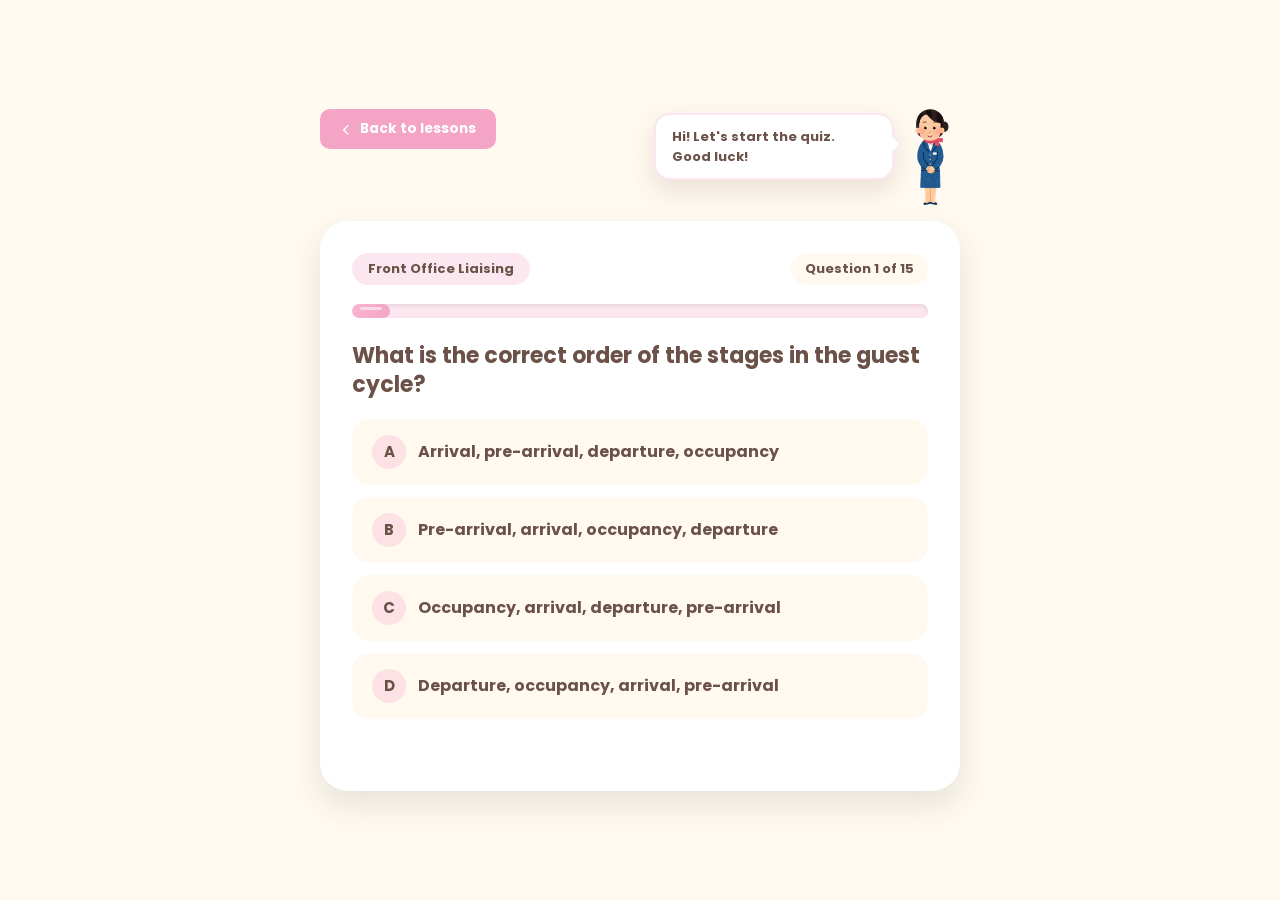
<file: quiz.html>
<!DOCTYPE html>
<html lang="en">

<head>
    <meta charset="UTF-8">
    <meta name="viewport" content="width=device-width, initial-scale=1.0">
    <title>Quiz</title>
    <link rel="stylesheet" href="font-awesome-icon/css/all.min.css">

    <style>
        @font-face {
            font-family: 'Poppins';
            src: url('Poppins/Poppins-Bold.ttf') format('truetype');
            font-weight: 400;
        }

        * {
            margin: 0;
            padding: 0;
            box-sizing: border-box;
            font-family: "Poppins", sans-serif;
        }

        :root {
            --vanilla-cream: #FFF9EF;
            /* main background */
            --pastel-pink: #F4A5C5;
            /* Chiikawa Pink */
            --pastel-aqua: #A9CBE5;
            /* Hachiware Blue */
            --pastel-green: #C8DDB5;
            /* Meadow Green */
            --soft-charcoal: #6B5147;
            /* Outline Brown (text, headings) */
            --ocean-blue: #F4A5C5;
            /* primary buttons, loader bar, plane */
            --border: rgba(0, 100, 200, 0.18);
            --tint-pink: rgba(244, 165, 197, 0.28);
            --tint-aqua: rgba(169, 203, 229, 0.32);
            --tint-green: rgba(200, 221, 181, 0.42);
        }

        .container-fluid {
            display: flex;
            justify-content: center;
            align-items: center;
            min-height: 100vh;
            background-color: var(--vanilla-cream);
            padding: 1.8rem;
        }

        .container-fluid main {
            width: 100%;
            max-width: 640px;
            display: flex;
            flex-direction: column;
            gap: 1rem;
        }

        .back {
            align-self: flex-start;
            display: inline-flex;
            align-items: center;
            gap: 6px;
            font-size: 13.5px;
            font-weight: 600;
            color: #ffffff;
            text-decoration: none;
            background-color: var(--pastel-pink);
            /* background-color: #ffffff; */
            padding: 10px 20px;
            border-radius: 10px;
        }

        .back .fa {
            font-size: 11px;
        }

        /* ---------- Cards ---------- */
        @keyframes fadeUp {
            from {
                opacity: 0;
                transform: translateY(24px);
            }

            to {
                opacity: 1;
                transform: translateY(0);
            }
        }

        .quiz-card {
            /* background-color: var(--card-bg, #ffffff); */
            background-color: #ffffff;
            border-radius: 28px;
            padding: 2rem;
            color: var(--soft-charcoal);
            box-shadow: 0 14px 30px rgba(61, 72, 86, 0.12);
            animation: fadeUp 0.5s ease backwards;
        }

        .quiz-card[hidden] {
            display: none;
        }

        .quiz-top {
            display: flex;
            justify-content: space-between;
            align-items: center;
            gap: 10px;
            font-size: 14px;
            margin-bottom: 1.2rem;
        }

        .badge {
            background-color: var(--tint-pink);
            color: var(--soft-charcoal);
            padding: 6px 16px;
            border-radius: 999px;
            font-weight: 600;
            font-size: 13px;
        }

        #counter {
            font-size: 13px;
            background-color: var(--vanilla-cream);
            padding: 6px 14px;
            border-radius: 999px;
        }

        .progress {
            height: 14px;
            background-color: var(--tint-pink);
            border-radius: 999px;
            overflow: hidden;
            margin-bottom: 1.5rem;
            box-shadow: inset 0 2px 4px rgba(107, 81, 71, 0.12);
        }

        .progress-bar {
            position: relative;
            height: 100%;
            width: 0;
            min-width: 14px;
            /* a small dot shows even on question 1 */
            background: linear-gradient(90deg, #f8b4d0, var(--pastel-pink));
            border-radius: 999px;
            transition: width 0.4s ease;
        }

        /* soft highlight on top of the bar */
        .progress-bar::after {
            content: "";
            position: absolute;
            left: 8px;
            right: 8px;
            top: 3px;
            height: 3px;
            border-radius: 999px;
            background: rgba(255, 255, 255, 0.55);
        }

        #question {
            font-size: 22px;
            line-height: 1.3;
            margin-bottom: 1.2rem;
        }

        /* ---------- Options ---------- */
        .options {
            display: grid;
            gap: 12px;
        }

        .option {
            display: flex;
            align-items: center;
            justify-content: space-between;
            gap: 12px;
            width: 100%;
            padding: 14px 18px;
            border: 2px solid transparent;
            border-radius: 18px;
            background-color: var(--vanilla-cream);
            color: var(--soft-charcoal);
            font-size: 16px;
            text-align: left;
            cursor: pointer;
            transition: border-color 0.2s ease, background-color 0.2s ease;
        }

        .option:hover:not(:disabled) {
            border-color: var(--ocean-blue);
        }

        .option:disabled {
            cursor: default;
            color: var(--soft-charcoal);
        }

        .option.correct {
            background-color: #ffffff;
            border-color: #3f8f4a;
        }

        .option.wrong {
            background-color: #ffffff;
            border-color: #d9487a;
        }

        .option.correct .fa {
            color: #3f8f4a;
        }

        .option.wrong .fa {
            color: #d9487a;
        }

        .option-letter {
            flex: none;
            width: 34px;
            height: 34px;
            display: grid;
            place-items: center;
            border-radius: 50%;
            background-color: var(--tint-pink);
            font-weight: 700;
            font-size: 15px;
        }

        .option-text {
            flex: 1;
        }

        .option .fa {
            font-size: 14px;
        }

        .feedback {
            min-height: 1.6em;
            margin-top: 1rem;
            font-size: 15px;
            font-weight: 600;
        }

        .btn {
            display: inline-block;
            margin-top: 0.8rem;
            padding: 14px 30px;
            border: none;
            border-radius: 28px;
            background-color: var(--ocean-blue);
            color: #ffffff;
            font-size: 14.5px;
            font-weight: 600;
            text-decoration: none;
            cursor: pointer;
        }

        .btn .fa {
            font-size: 13px;
        }

        .btn[hidden] {
            display: none;
        }

        .btn:hover {
            filter: brightness(1.06);
        }

        .btn.alt {
            background-color: var(--soft-charcoal);
        }

        /* ---------- Result ---------- */
        .result {
            text-align: center;
        }

        .result h2 {
            font-size: 26px;
            margin-bottom: 0.4rem;
        }

        .score {
            font-size: 64px;
            font-weight: 700;
            line-height: 1.1;
            margin: 0.6rem 0;
        }

        .status {
            display: inline-block;
            padding: 6px 22px;
            border-radius: 999px;
            font-size: 18px;
            font-weight: 700;
            margin-bottom: 1rem;
            background-color: #ffffff;
            border: 3px solid transparent;
        }

        .status.passed {
            border-color: #3f8f4a;
        }

        .status.failed {
            border-color: #d9487a;
        }

        .result p {
            max-width: 40ch;
            margin: 0 auto 0.6rem;
        }

        .result-buttons {
            display: flex;
            justify-content: center;
            flex-wrap: wrap;
            gap: 0.8rem;
        }

        .error p {
            margin-bottom: 0.5rem;
        }

        /* ---------- Guide girl (top right) ---------- */
        .top-row {
            display: flex;
            justify-content: space-between;
            align-items: flex-start;
            gap: 12px;
        }

        .helper {
            position: relative;
            flex: none;
        }

        .helper-girl {
            display: block;
            height: 96px;
            width: auto;
        }

        .helper-bubble {
            position: absolute;
            top: 4px;
            right: 100%;
            margin-right: 10px;
            width: 240px;
            padding: 12px 16px;
            background: #ffffff;
            border: 2px solid var(--tint-pink);
            border-radius: 16px;
            box-shadow: 0 10px 24px rgba(107, 81, 71, 0.15);
            z-index: 5;
            transform-origin: right center;
        }

        .helper-bubble p {
            font-size: 13px;
            line-height: 1.5;
            color: var(--soft-charcoal);
        }

        /* tail pointing to the girl */
        .helper-bubble::after {
            content: "";
            position: absolute;
            top: 22px;
            right: -7px;
            width: 12px;
            height: 12px;
            background: #ffffff;
            border-top: 2px solid var(--tint-pink);
            border-right: 2px solid var(--tint-pink);
            border-radius: 2px;
            transform: rotate(45deg);
            transition: border-color 0.2s ease;
        }

        .helper-bubble.good,
        .helper-bubble.good::after {
            border-color: #3f8f4a;
        }

        .helper-bubble.bad,
        .helper-bubble.bad::after {
            border-color: #d9487a;
        }

        .helper-bubble.pop {
            animation: bubblePop 0.35s cubic-bezier(0.34, 1.56, 0.64, 1);
        }

        @keyframes bubblePop {
            from {
                opacity: 0;
                transform: scale(0.7);
            }

            to {
                opacity: 1;
                transform: scale(1);
            }
        }

        @media only screen and (max-width: 500px) {
            .helper-girl {
                height: 80px;
            }

            /* bubble drops under the girl so it doesn't cover the Back button */
            .helper-bubble {
                top: 55px;
                right: 50px;
                margin-right: 0;
                width: min(230px, calc(100vw - 3rem));
                transform-origin: top right;
            }

            .helper-bubble::after {
                top: 15px;
                right: -8px;
                transform: rotate(45deg);
            }
        }

        @media only screen and (max-width: 500px) {
            .container-fluid {
                padding: 1.5rem;
                align-items: flex-start;
            }

            .quiz-card {
                padding: 1.4rem;
                margin-top: 1rem;
            }

            #question {
                font-size: 19px;
            }

            .option {
                font-size: 15px;
                padding: 12px 14px;
            }

            .score {
                font-size: 52px;
            }
        }

        @media (prefers-reduced-motion: reduce) {

            .quiz-card,
            .progress-bar,
            .option {
                animation: none;
                transition: none;
            }
        }

        /* ---------- Final screen ---------- */
        .final {
            display: flex;
            flex-direction: column;
            align-items: center;
            justify-content: center;
            /* centers vertically */
            gap: 0.6rem;
            text-align: center;
            min-height: calc(100vh - 3.6rem);
            /* fills the screen minus container padding (1.8rem x 2) */
            min-height: calc(100dvh - 3.6rem);
            animation: fadeUp 0.5s ease backwards;
        }

        @media only screen and (max-width: 500px) {
            .final {
                min-height: calc(100vh - 3rem);
                /* mobile container padding is 1.5rem x 2 */
                min-height: calc(100dvh - 3rem);
            }
        }

        .final[hidden] {
            display: none;
        }

        .final-bubble {
            position: relative;
            max-width: 300px;
            padding: 14px 18px;
            background: #ffffff;
            border: 2px solid var(--tint-pink);
            border-radius: 18px;
            box-shadow: 0 10px 24px rgba(107, 81, 71, 0.15);
        }

        .final-bubble p {
            font-size: 15px;
            line-height: 1.5;
            color: var(--soft-charcoal);
        }

        /* tail pointing down to the girl */
        .final-bubble::after {
            content: "";
            position: absolute;
            left: 50%;
            bottom: -8px;
            width: 14px;
            height: 14px;
            margin-left: -7px;
            background: #ffffff;
            border-right: 2px solid var(--tint-pink);
            border-bottom: 2px solid var(--tint-pink);
            transform: rotate(45deg);
        }

        .final-girl {
            height: 190px;
            width: auto;
            margin-top: 0.4rem;
        }

        /* ---------- PIN pop-up ---------- */
        .pin-overlay {
            position: fixed;
            inset: 0;
            z-index: 200;
            display: flex;
            justify-content: center;
            align-items: center;
            padding: 1.5rem;
            background: rgba(61, 72, 86, 0.55);
            opacity: 0;
            visibility: hidden;
            pointer-events: none;
            transition: opacity 0.3s ease, visibility 0s linear 0.3s;
        }

        .pin-overlay.open {
            opacity: 1;
            visibility: visible;
            pointer-events: auto;
            transition: opacity 0.3s ease, visibility 0s linear 0s;
        }

        .pin-modal {
            width: 100%;
            max-width: 340px;
            padding: 2rem 1.5rem;
            text-align: center;
            color: var(--soft-charcoal);
            background: #ffffff;
            border-radius: 28px;
            box-shadow: 0 20px 40px rgba(61, 72, 86, 0.25);
            transform: translateY(30px) scale(0.9);
            transition: transform 0.35s cubic-bezier(0.34, 1.56, 0.64, 1);
        }

        .pin-modal input[hidden] {
            display: none;
        }

        /* the name box shouldn't have the wide PIN letter spacing */
        #nameInput {
            letter-spacing: normal;
            font-size: 18px;
        }

        .pin-overlay.open .pin-modal {
            transform: translateY(0) scale(1);
        }

        .pin-modal h3 {
            font-size: 22px;
            font-weight: 400;
            margin-bottom: 0.4rem;
        }

        .pin-modal p {
            font-size: 14px;
        }

        .pin-modal input {
            width: 100%;
            margin-top: 1rem;
            padding: 12px 14px;
            font-size: 22px;
            letter-spacing: 0.5em;
            text-align: center;
            color: var(--soft-charcoal);
            background: var(--vanilla-cream);
            border: 2px solid transparent;
            border-radius: 14px;
            outline: none;
        }

        .pin-modal input:focus {
            border-color: var(--pastel-pink);
        }

        .pin-error {
            min-height: 1.4em;
            margin: 0.5rem 0 0.2rem;
            font-size: 13px;
            color: #d9487a;
        }

        .pin-modal.shake {
            animation: pinShake 0.4s ease;
        }

        @keyframes pinShake {

            0%,
            100% {
                transform: translateX(0);
            }

            20%,
            60% {
                transform: translateX(-8px);
            }

            40%,
            80% {
                transform: translateX(8px);
            }
        }
    </style>
</head>

<body>
    <div class="container-fluid">
        <main>
            <div class="top-row">
                <a href="introduction.html" class="back">
                    <i class="fa fa-chevron-left"></i>
                    Back to lessons
                </a>

                <div class="helper">
                    <div class="helper-bubble" id="helperBubble">
                        <p id="helperText"></p>
                    </div>
                    <img src="tour-girl2.png" class="helper-girl" alt="Guide">
                </div>
            </div>

            <!-- Question screen -->
            <section class="quiz-card" id="quizCard">
                <div class="quiz-top">
                    <span class="badge" id="categoryName"></span>
                    <span id="counter"></span>
                </div>
                <div class="progress">
                    <div class="progress-bar" id="bar"></div>
                </div>
                <h2 id="question"></h2>
                <div class="options" id="options"></div>
                <p class="feedback" id="feedback" aria-live="polite"></p>
                <button class="btn" id="nextBtn" hidden>Next question</button>
            </section>

            <!-- Result screen -->
            <section class="quiz-card result" id="result" hidden>
                <h2>Quiz Results</h2>
                <div class="score" id="scoreText"></div>
                <div class="status" id="statusText"></div>
                <p id="resultMessage"></p>
                <p id="passInfo"></p>
                <div class="result-buttons">
                    <button class="btn" id="retryBtn">Try again</button>
                    <a href="homepage.html" class="btn" id="nextPageBtn" hidden>Next <i
                            class="fa fa-arrow-right"></i></a>
                </div>
            </section>

            <!-- Final screen (after the last attempt) -->
            <section class="final" id="finalScreen" hidden>
                <div class="final-bubble">
                    <p>Great work, you finished both attempts! 🎉 But wait, there's more! Click the Next button to see
                        what's waiting for you.</p>
                </div>
                <img src="tour-girl2.png" class="final-girl" alt="Guide">
                <button class="btn" id="finalNextBtn">Next <i class="fa fa-arrow-right"></i></button>
            </section>

            <!-- Shown when the category is missing or unknown -->
            <section class="quiz-card error" id="errorCard" hidden>
                <h2>Pick a topic first</h2>
                <p>We couldn't find that topic. Go back and choose Event Management, Housekeeping Forms, or Front Office
                    Liaising.</p>
                <a href="choose.html" class="btn">Choose a topic</a>
            </section>
        </main>
    </div>

    <!-- Name + PIN pop-up -->
    <div class="pin-overlay" id="pinOverlay" aria-hidden="true">
        <div class="pin-modal" role="dialog" aria-modal="true" aria-labelledby="pinTitle">
            <h3 id="pinTitle">Enter your First Name 👋</h3>
            <p id="pinDesc">Please type your first name to continue.</p>

            <!-- Step 1: first name -->
            <input type="text" id="nameInput" maxlength="30" autocomplete="off" placeholder="First name">

            <!-- Step 2: PIN (hidden until needed) -->
            <input type="password" inputmode="numeric" maxlength="5" id="pinInput" autocomplete="off"
                placeholder="•••••" hidden>

            <p class="pin-error" id="pinError"></p>
            <button class="btn" id="pinOk">Continue <i class="fa fa-arrow-right"></i></button>
        </div>
    </div>

    <script>
        const PASS_SCORE = 11;      // 11 out of 15 (about 70%) to pass
        const MAX_ATTEMPTS = 2;

        function getAttempts() { return parseInt(localStorage.getItem('quizAttempts') || '0', 10); }
        function resetAttempts() {
            localStorage.removeItem('quizAttempts');
            sessionStorage.removeItem('quizResult');
        }
        const PER_MODULE = 5;       // 5 questions from each module = 15 total  // how many questions are asked each attempt

        const QUIZZES = {
            // Topic 1: Module 8 PPT (Event Management / TMICE). Pool of 30, 10 are picked each attempt.
            event: {
                title: 'Event Management',
                color: 'var(--pastel-green)',
                questions: [
                    { q: "Event management is best described as which of the following?", options: ["The professional process of planning, organizing, coordinating, and executing gatherings and celebrations", "Selling airline tickets to tourists", "Designing hotel buildings", "Advertising tourism products on social media only"], answer: "The professional process of planning, organizing, coordinating, and executing gatherings and celebrations" },
                    { q: "In the tourism and hospitality sector, what does TMICE stand for?", options: ["Tourism, Meetings, Incentives, Conventions, and Exhibitions", "Travel, Marketing, Innovation, Culture, and Events", "Tourism, Management, Investments, Conferences, and Expos", "Transport, Meetings, Incentives, Customs, and Entertainment"], answer: "Tourism, Meetings, Incentives, Conventions, and Exhibitions" },
                    { q: "Why does every TMICE event function as a standalone project?", options: ["Because TMICE events are temporary, high-budget, time-sensitive, and multi-faceted", "Because they repeat the same plan every year", "Because they do not need a budget", "Because they are always run by one person"], answer: "Because TMICE events are temporary, high-budget, time-sensitive, and multi-faceted" },
                    { q: "What does project management help to plan, execute, control, and finalize?", options: ["Complex business events and travel itineraries", "National elections", "Daily household chores", "Online shopping orders"], answer: "Complex business events and travel itineraries" },
                    { q: "According to the module, a project must have what?", options: ["A definite beginning and ending period", "No fixed deadline", "A permanent team that never changes", "An unlimited budget"], answer: "A definite beginning and ending period" },
                    { q: "Which activity is listed under project management in MICE events?", options: ["Site visits and choosing venues and accommodations", "Drafting new laws for the host country", "Manufacturing event equipment", "Training airline pilots"], answer: "Site visits and choosing venues and accommodations" },
                    { q: "Which organization wrote the PMBOK framework discussed in the module?", options: ["American National Standards Institute (ANSI)", "World Tourism Organization", "International Olympic Committee", "World Health Organization"], answer: "American National Standards Institute (ANSI)" },
                    { q: "How is the PMBOK guide described in the module?", options: ["A process-based framework", "A hotel rating system", "A travel booking website", "A financial accounting software"], answer: "A process-based framework" },
                    { q: "The three components of the PMBOK framework are classified into how many project management steps?", options: ["Five", "Three", "Seven", "Ten"], answer: "Five" },
                    { q: "Which of these is NOT one of the five PMBOK process groups?", options: ["Marketing", "Initiating", "Planning", "Closing"], answer: "Marketing" },
                    { q: "Compared with conventions and exhibitions, how much time do organizers use to communicate with clients for corporate meetings and incentive travel programs?", options: ["Much less time", "Much more time", "Exactly the same time", "No time at all"], answer: "Much less time" },
                    { q: "What do organizers clarify with clients in pre-event meetings?", options: ["Goals and objectives, size of the event, and other requirements", "Only the color of the staff uniforms", "Only the final post-event report", "Only the catering invoice"], answer: "Goals and objectives, size of the event, and other requirements" },
                    { q: "What does RFP stand for?", options: ["Request for Proposal", "Report for Payment", "Registration for Participants", "Review of Previous Plans"], answer: "Request for Proposal" },
                    { q: "Project planning success depends on what?", options: ["The amount and quality of information gathered at project initiation", "The size of the event logo", "The number of souvenirs prepared", "The weather on the day of the event"], answer: "The amount and quality of information gathered at project initiation" },
                    { q: "What is the Work Breakdown Structure (WBS)?", options: ["Breaking the entire event into smaller activities that serve as a checklist", "A list of hotel rooms booked by guests", "A summary written after the event", "A contract with external service providers"], answer: "Breaking the entire event into smaller activities that serve as a checklist" },
                    { q: "Which process confirms with clients the correctness and completeness of the plan?", options: ["Scope verification", "Scope control", "Scope defining", "Risk management"], answer: "Scope verification" },
                    { q: "Which process allows an organizer to monitor the actual progress of each task compared to what was planned?", options: ["Scope control", "Scope defining", "Scope planning", "Staffing"], answer: "Scope control" },
                    { q: "In the staffing plan, organizers single out tasks and give each of them what?", options: ["An appropriate due date", "A ticket price", "A sponsor logo", "A venue color"], answer: "An appropriate due date" },
                    { q: "Which of the following is an example of a risk that can affect an event?", options: ["Natural disasters or undesirable weather conditions", "A well-prepared event schedule", "A signed contract with a vendor", "A completed post-event report"], answer: "Natural disasters or undesirable weather conditions" },
                    { q: "Why do core organizers assign tasks to external service providers?", options: ["They cannot perform all the tasks alone", "They want to avoid contact with clients", "Events no longer need planning", "Contracts are not required"], answer: "They cannot perform all the tasks alone" },
                    { q: "The success of the project execution phase highly depends on what?", options: ["Planning accuracy and completeness", "The number of social media followers", "The name of the venue", "The size of the guest list only"], answer: "Planning accuracy and completeness" },
                    { q: "Why does the initial plan continuously change during execution?", options: ["Because of changing client requests and unexpected events or conditions", "Because planning is not needed", "Because the event has no clients", "Because contracts are always cancelled"], answer: "Because of changing client requests and unexpected events or conditions" },
                    { q: "What is the purpose of information distribution during execution?", options: ["To update progress, identify potential issues, and align expectations with related parties", "To announce the event winners", "To print the event tickets", "To close the project accounts"], answer: "To update progress, identify potential issues, and align expectations with related parties" },
                    { q: "Project monitoring and control involves comparing which two things?", options: ["Actual performance with planned performance", "Prices of two different hotels", "Two competing events", "Past clients and future clients"], answer: "Actual performance with planned performance" },
                    { q: "Which of these is one of the three parts of risk meetings?", options: ["Executive review", "Menu tasting", "Ribbon-cutting ceremony", "Guest registration"], answer: "Executive review" },
                    { q: "Which type of control is described as the hardest to manage and the most crucial to event success?", options: ["Schedule", "Quality", "Cost", "Scope"], answer: "Schedule" },
                    { q: "What should staff do before making any payment to an external service provider?", options: ["Inspect the quality of the services against the contract", "Cancel the contract", "Hire a new provider", "Increase the budget"], answer: "Inspect the quality of the services against the contract" },
                    { q: "Which closing activity involves preparing documentation of what was delivered and redistributing rented project assets?", options: ["Administrative closure", "Post evaluation", "Risk identification", "Scope defining"], answer: "Administrative closure" },
                    { q: "Measuring return on investment (ROI) compares the results with what?", options: ["The initial investment", "The number of attendee complaints", "The size of the venue", "Competitors' prices"], answer: "The initial investment" },
                    { q: "What does a post-event report point out?", options: ["Every achievement and lessons learned from project initiation to the very end", "Only the profits of the vendors", "Only the complaints of attendees", "Only the menu served at the event"], answer: "Every achievement and lessons learned from project initiation to the very end" }
                ]
            },
            // Topic 2: Housekeeping PPT (forms, handling client queries, common problems). Pool of 20, 10 are picked each attempt.
            housekeeping: {
                title: 'Housekeeping Forms',
                color: 'var(--pastel-aqua)',
                questions: [
                    { q: "Forms and reports in housekeeping serve as what?", options: ["Evidence of a specific incident, situation, or happening", "Decorations for the front desk", "Advertising materials for guests", "A replacement for room cleaning"], answer: "Evidence of a specific incident, situation, or happening" },
                    { q: "How can the information contained in housekeeping reports be used?", options: ["To make important decisions that affect the establishment", "To decorate guest rooms", "To print hotel brochures", "To train guests"], answer: "To make important decisions that affect the establishment" },
                    { q: "Which of these is a housekeeping form?", options: ["Lost property report", "Airline boarding pass", "Restaurant menu", "Passport application"], answer: "Lost property report" },
                    { q: "What is the Housekeeping Attendant's Daily Assignment Sheet used for?", options: ["To record the tasks done during a shift", "To list the hotel menu prices", "To book rooms for arriving guests", "To report lost property"], answer: "To record the tasks done during a shift" },
                    { q: "Who uses the Housekeeping Attendant's Daily Assignment Sheet?", options: ["Housekeepers or room attendants", "Front desk cashiers", "Restaurant servers", "Hotel guests"], answer: "Housekeepers or room attendants" },
                    { q: "When is the Maintenance Request Form used?", options: ["Whenever a guest reports a problem to the housekeeping department", "When a guest checks out", "When linens are washed", "When rooms are assigned to arriving guests"], answer: "Whenever a guest reports a problem to the housekeeping department" },
                    { q: "Which form is used when there are requests for work to be done?", options: ["Housekeeping Work Order Form", "Lost Property Report", "Housekeeping Status Report", "Guest Room Cleaning Checklist"], answer: "Housekeeping Work Order Form" },
                    { q: "Who uses the Guest Room Cleaning Checklist, and for what?", options: ["The housekeeping supervisor, to check daily how a guest room was cleaned", "The guest, to rate the hotel's food", "The front desk clerk, to assign rooms", "The cook, to check the menu"], answer: "The housekeeping supervisor, to check daily how a guest room was cleaned" },
                    { q: "Who prepares the Housekeeping Status Report, and who receives it?", options: ["It is prepared by housekeeping and handed to the front desk", "It is prepared by the front desk and handed to the guests", "It is prepared by guests and handed to the kitchen", "It is prepared by security and handed to housekeeping"], answer: "It is prepared by housekeeping and handed to the front desk" },
                    { q: "What does the front desk do with the room status update from housekeeping?", options: ["Assigns rooms to arriving guests", "Cleans the rooms", "Orders new blankets", "Repairs the equipment"], answer: "Assigns rooms to arriving guests" },
                    { q: "What happens when clients' queries are handled the right way?", options: ["Clients will keep coming back", "Clients will go elsewhere", "Room rates automatically go down", "Housekeeping forms are no longer needed"], answer: "Clients will keep coming back" },
                    { q: "Which channels for handling clients' queries are mentioned in the module?", options: ["Telephone, fax machine, e-mail", "Newspaper ads, billboards, flyers", "Radio, television, cinema ads", "Posters, banners, brochures"], answer: "Telephone, fax machine, e-mail" },
                    { q: "Within how many rings should a phone call be answered?", options: ["Three", "Five", "Seven", "Ten"], answer: "Three" },
                    { q: "What should you say when answering a call in a hotel?", options: ["The name of the hotel, your name, and the customary greetings", "Only the caller's room number", "Your personal phone number", "The hotel's room rates"], answer: "The name of the hotel, your name, and the customary greetings" },
                    { q: "What should you have in hand when answering a call?", options: ["A pen and paper for documentation", "A room key", "A calculator", "A menu"], answer: "A pen and paper for documentation" },
                    { q: "If you need to put a caller on hold, what should you do?", options: ["Explain the reason and wait for their response", "Put them on hold without saying anything", "Hang up and call back next week", "Transfer them to another guest"], answer: "Explain the reason and wait for their response" },
                    { q: "When should a callback be made?", options: ["In the soonest possible time", "At the end of the week", "Only if the caller calls again", "Next month"], answer: "In the soonest possible time" },
                    { q: "What should you do before ending a call?", options: ["Repeat all the details and end the conversation politely", "Hang up quickly", "Put the caller on hold for a long time", "Ask the caller to call again later"], answer: "Repeat all the details and end the conversation politely" },
                    { q: "Which of these is a common problem related to housekeeping?", options: ["Noise coming from other rooms", "Fully stocked amenities in every room", "Rooms cleaned perfectly", "Quick elevator service"], answer: "Noise coming from other rooms" },
                    { q: "Which of these is also listed as a common housekeeping problem?", options: ["Laundry error", "A free upgrade to a suite", "Early breakfast service", "Discounted room rates"], answer: "Laundry error" }
                ]
            },
            // Topic 3: Front Office PPT (liaising with other departments, guest cycle, moment of truth). Pool of 23, 10 are picked each attempt.
            frontoffice: {
                title: 'Front Office Liaising',
                color: 'var(--pastel-pink)',
                questions: [
                    { q: "Which two divisions are the main revenue-raising departments of a large hotel?", options: ["Rooms division and food and beverage", "Security and accounts", "Human resources and IT", "Maintenance and premises management"], answer: "Rooms division and food and beverage" },
                    { q: "Which of these is another way a hotel may earn revenue?", options: ["Recreational facilities, guest laundry/dry cleaning, or a business centre", "Security patrols", "Payroll processing", "Employee training"], answer: "Recreational facilities, guest laundry/dry cleaning, or a business centre" },
                    { q: "Which of these departments fulfils a management and support function?", options: ["Information technology (IT)", "Rooms division", "Food and beverage division", "Recreational facilities"], answer: "Information technology (IT)" },
                    { q: "Why is the Front Office so important when liaising with other departments?", options: ["It is the first and last point that interacts with the guest", "It is the only department that earns money", "It handles all the cooking", "It manages the hotel's payroll"], answer: "It is the first and last point that interacts with the guest" },
                    { q: "Which department manages guest rooms and the cleanliness of all public areas of the hotel?", options: ["Housekeeping", "Security", "Accounts", "Sales and marketing"], answer: "Housekeeping" },
                    { q: "What information does housekeeping need from the front office to plan staff rosters and room cleaning schedules?", options: ["Arrival and departure information", "The hotel's advertising budget", "Staff payroll records", "Restaurant menus"], answer: "Arrival and departure information" },
                    { q: "What kind of room information does the front office need from housekeeping?", options: ["Up-to-date room status, such as occupied, vacant but not ready, out of order, or ready to let", "The menu of the day", "The sales targets for the year", "The list of staff training programs"], answer: "Up-to-date room status, such as occupied, vacant but not ready, out of order, or ready to let" },
                    { q: "Which department carries out minor repairs such as carpentry, plumbing, and electrics?", options: ["Maintenance", "Housekeeping", "Switchboard", "Human resources"], answer: "Maintenance" },
                    { q: "Why does the front office need information on out-of-order rooms from Maintenance?", options: ["To update room availability records", "To prepare the guests' bills", "To plan the restaurant menu", "To recruit new staff"], answer: "To update room availability records" },
                    { q: "Which department purchases and prepares food and drink and offers banqueting, restaurant, and room service?", options: ["Food and beverage (F&B)", "Accounts", "Maintenance", "Security"], answer: "Food and beverage (F&B)" },
                    { q: "Why does the food and beverage department need occupancy forecasts from the front office?", options: ["To estimate provisions requirements", "To repair kitchen equipment", "To hire security guards", "To design the hotel website"], answer: "To estimate provisions requirements" },
                    { q: "Why does the front office need information on food and drink charges?", options: ["To add them to guest bills", "To clean guest rooms", "To plan staff training", "To patrol the premises"], answer: "To add them to guest bills" },
                    { q: "Which department processes payrolls and prepares audits and financial statements?", options: ["Accounts", "Housekeeping", "Security", "Sales and marketing"], answer: "Accounts" },
                    { q: "Which department monitors surveillance equipment and handles security incidents?", options: ["Security", "Maintenance", "Human resources", "Accounts"], answer: "Security" },
                    { q: "Which department designs the web site, handles advertising and promotions, and wins corporate and tour operator business?", options: ["Sales and marketing", "Housekeeping", "Accounts", "Security"], answer: "Sales and marketing" },
                    { q: "Which department handles recruitment, induction and training, performance appraisal, and compliance with employment law?", options: ["Human resources (HR)", "Maintenance", "Security", "Food and beverage"], answer: "Human resources (HR)" },
                    { q: "In the flow of information within the hotel, which section sits at the center?", options: ["Reception", "Kitchen", "Bar", "Security"], answer: "Reception" },
                    { q: "Which front office section needs the current guest list and checked-out guest list to charge calls to the right rooms?", options: ["Switchboard", "Concierge", "Cashier", "Reservations"], answer: "Switchboard" },
                    { q: "What is the correct order of the stages in the guest cycle?", options: ["Pre-arrival, arrival, occupancy, departure", "Arrival, pre-arrival, departure, occupancy", "Occupancy, arrival, departure, pre-arrival", "Departure, occupancy, arrival, pre-arrival"], answer: "Pre-arrival, arrival, occupancy, departure" },
                    { q: "Which activities belong to the arrival stage of the guest cycle?", options: ["Registration, room assignment, and issuing of keys", "Check-out and bill settlement", "Reservations", "Currency exchange and safe deposits"], answer: "Registration, room assignment, and issuing of keys" },
                    { q: "Which activities belong to the departure stage of the guest cycle?", options: ["Check-out and bill settlement", "Reservations", "Registration and room assignment", "Currency exchange and safe deposits"], answer: "Check-out and bill settlement" },
                    { q: "What is a \"moment of truth\"?", options: ["The impression created each time the guest experiences something in the venue", "The final bill given to the guest", "The hotel's yearly audit", "A meeting between department heads"], answer: "The impression created each time the guest experiences something in the venue" },
                    { q: "Which of these is NOT a type of moment of truth?", options: ["Seasonal", "Positive", "Negative", "Neutral"], answer: "Seasonal" }
                ]
            }
        };

        // ---------- Elements ----------
        const quizCard = document.getElementById('quizCard');
        const resultCard = document.getElementById('result');
        const categoryName = document.getElementById('categoryName');
        const counter = document.getElementById('counter');
        const bar = document.getElementById('bar');
        const questionEl = document.getElementById('question');
        const optionsEl = document.getElementById('options');
        const feedback = document.getElementById('feedback');
        const nextBtn = document.getElementById('nextBtn');
        const retryBtn = document.getElementById('retryBtn');

        // ---------- State ----------
        let questions = [];
        let index = 0;
        let score = 0;

        // ---------- Guide girl messages ----------
        const helperBubble = document.getElementById('helperBubble');
        const helperText = document.getElementById('helperText');

        const MSG_START = [
            "Take your time and pick an answer!",
            "You can do it! Read carefully.",
            "Here's the next one. Good luck!",
            "Think about what you learned in the lessons."
        ];
        const MSG_GOOD = [
            "Correct! Great job!",
            "Yes! You really know this one!",
            "Awesome! Keep it up!",
            "That's right! You're doing great!"
        ];
        const MSG_BAD = [
            "Oops! Don't worry, you'll get the next one.",
            "Not quite, but keep going!",
            "Almost! Remember the correct answer for next time.",
            "That's okay. Mistakes help us learn!"
        ];

        function pick(list) { return list[Math.floor(Math.random() * list.length)]; }

        function say(text, type) {
            helperText.textContent = text;
            helperBubble.className = 'helper-bubble' + (type ? ' ' + type : '');
            void helperBubble.offsetWidth;          // restart the pop animation
            helperBubble.classList.add('pop');
        }

        function shuffle(arr) {
            const copy = [...arr];
            for (let i = copy.length - 1; i > 0; i--) {
                const j = Math.floor(Math.random() * (i + 1));
                [copy[i], copy[j]] = [copy[j], copy[i]];
            }
            return copy;
        }

        function startQuiz() {
            // 5 random questions from every module, then shuffle them all together
            questions = shuffle(
                Object.values(QUIZZES).flatMap(function (mod) {
                    return shuffle(mod.questions).slice(0, PER_MODULE).map(function (item) {
                        return Object.assign({}, item, { title: mod.title, color: mod.color });
                    });
                })
            );
            index = 0;
            score = 0;
            resultCard.hidden = true;
            quizCard.hidden = false;
            showQuestion();
        }

        function showQuestion() {
            const current = questions[index];
            categoryName.textContent = current.title;
            document.querySelector('main').style.setProperty('--card-bg', current.color);
            counter.textContent = 'Question ' + (index + 1) + ' of ' + questions.length;
            bar.style.width = ((index + 1) / questions.length) * 100 + '%';
            questionEl.textContent = current.q;
            feedback.textContent = '';
            nextBtn.hidden = true;
            optionsEl.innerHTML = '';

            const letters = ['A', 'B', 'C', 'D'];

            shuffle(current.options).forEach(function (text, i) {
                const btn = document.createElement('button');
                btn.type = 'button';
                btn.className = 'option';
                btn.dataset.value = text;
                btn.innerHTML = '<span class="option-letter"></span><span class="option-text"></span><i class="fa" aria-hidden="true"></i>';
                btn.querySelector('.option-letter').textContent = letters[i];
                btn.querySelector('.option-text').textContent = text;
                btn.addEventListener('click', function () { chooseAnswer(btn, text); });
                optionsEl.appendChild(btn);
            });

            say(index === 0 ? "Hi! Let's start the quiz. Good luck!" : pick(MSG_START));
        }

        function chooseAnswer(clicked, text) {
            const current = questions[index];
            const isCorrect = text === current.answer;

            optionsEl.querySelectorAll('.option').forEach(function (btn) {
                btn.disabled = true;
                const label = btn.dataset.value;
                if (label === current.answer) {
                    btn.classList.add('correct');
                    btn.querySelector('.fa').classList.add('fa-check');
                }
            });

            if (isCorrect) {
                score++;
                feedback.textContent = 'Correct! +1 point';
                say(pick(MSG_GOOD), 'good');
            } else {
                clicked.classList.add('wrong');
                clicked.querySelector('.fa').classList.add('fa-xmark');
                feedback.textContent = 'Not quite. The correct answer is ' + current.answer + '.';
                say(pick(MSG_BAD), 'bad');
            }

            nextBtn.textContent = index === questions.length - 1 ? 'See results' : 'Next question';
            nextBtn.hidden = false;
            nextBtn.focus();
        }

        function showResult() {
            const total = questions.length;
            localStorage.setItem('quizAttempts', getAttempts() + 1);
            sessionStorage.setItem('quizResult', JSON.stringify({ score: score, total: total }));
            renderResult(score, total);
        }

        function renderResult(finalScore, total) {
            // last attempt: no results, show the guide girl and the Next button instead
            if (getAttempts() >= MAX_ATTEMPTS) {
                showFinal();
                return;
            }

            const passed = finalScore >= PASS_SCORE;

            bar.style.width = '100%';
            quizCard.hidden = true;
            resultCard.hidden = false;

            document.getElementById('scoreText').textContent = finalScore + ' / ' + total;

            const status = document.getElementById('statusText');
            status.textContent = passed ? 'Passed' : 'Failed';
            status.className = 'status ' + (passed ? 'passed' : 'failed');

            document.getElementById('resultMessage').textContent = passed
                ? 'Great job! You really know your lessons.'
                : 'You can try again. You can do better next time.';

            const used = getAttempts();
            document.getElementById('passInfo').textContent =
                'Passing score: ' + PASS_SCORE + ' out of ' + total + '. Attempt ' + used + ' of ' + MAX_ATTEMPTS + '.';
            document.getElementById('retryBtn').hidden = false;
            document.getElementById('nextPageBtn').hidden = true;

            say(passed ? "Great job! You really know your lessons!" : "That's okay. Mistakes help us learn!", passed ? 'good' : 'bad');
        }

        nextBtn.addEventListener('click', function () {
            if (index === questions.length - 1) {
                showResult();
            } else {
                index++;
                showQuestion();
            }
        });

        retryBtn.addEventListener('click', function () {
            sessionStorage.removeItem('quizResult');
            startQuiz();
        });

        // leaving the quiz page = fresh start next time
        document.getElementById('nextPageBtn').addEventListener('click', resetAttempts);
        document.querySelector('.back').addEventListener('click', resetAttempts);
        document.querySelector('#result .btn.alt')?.addEventListener('click', resetAttempts);

        // ---------- Final screen + Name / PIN ----------
        const PIN_CODE = '83026';
        const ALLOWED_NAME = 'linsey';          // compared in lowercase, so Linsey / linsey / LINSEY all work
        const finalScreen = document.getElementById('finalScreen');
        const pinOverlay = document.getElementById('pinOverlay');
        const nameInput = document.getElementById('nameInput');
        const pinInput = document.getElementById('pinInput');
        const pinError = document.getElementById('pinError');
        const pinTitle = document.getElementById('pinTitle');
        const pinDesc = document.getElementById('pinDesc');

        let pinStep = 'name';                   // 'name' or 'pin'

        function showFinal() {
            quizCard.hidden = true;
            resultCard.hidden = true;
            document.querySelector('.top-row').style.display = 'none';
            finalScreen.hidden = false;
        }

        function showNameStep() {
            pinStep = 'name';
            pinTitle.textContent = 'Enter your First Name 👋';
            pinDesc.textContent = 'Please type your first name to continue.';
            nameInput.hidden = false;
            pinInput.hidden = true;
            nameInput.value = '';
            pinInput.value = '';
            pinError.textContent = '';
        }

        function showPinStep() {
            pinStep = 'pin';
            pinTitle.textContent = 'Enter the PIN to Continue 🔒';
            pinDesc.textContent = 'You need to enter the PIN before you can proceed.';
            nameInput.hidden = true;
            pinInput.hidden = false;
            pinInput.value = '';
            pinError.textContent = '';
            pinInput.focus();
        }

        function shakeModal() {
            const modal = pinOverlay.querySelector('.pin-modal');
            modal.classList.remove('shake');
            void modal.offsetWidth;
            modal.classList.add('shake');
        }

        document.getElementById('finalNextBtn').addEventListener('click', function () {
            showNameStep();
            pinOverlay.classList.add('open');
            pinOverlay.setAttribute('aria-hidden', 'false');
            setTimeout(function () { nameInput.focus(); }, 350);
        });

        function checkStep() {
            if (pinStep === 'name') {
                const name = nameInput.value.trim().toLowerCase();

                if (!name) {
                    pinError.textContent = 'Please enter your first name.';
                    shakeModal();
                    nameInput.focus();
                    return;
                }

                if (name === ALLOWED_NAME) {
                    // Linsey: no PIN needed
                    resetAttempts();
                    window.location.href = 'homepage.html';
                } else {
                    // anyone else: ask for the PIN
                    showPinStep();
                }
            } else {
                if (pinInput.value === PIN_CODE) {
                    resetAttempts();
                    window.location.href = 'homepage.html';
                } else {
                    pinError.textContent = 'That PIN is incorrect. Please try again to proceed.';
                    pinInput.value = '';
                    shakeModal();
                    pinInput.focus();
                }
            }
        }

        document.getElementById('pinOk').addEventListener('click', checkStep);
        nameInput.addEventListener('keydown', function (e) { if (e.key === 'Enter') checkStep(); });
        pinInput.addEventListener('keydown', function (e) { if (e.key === 'Enter') checkStep(); });

        // ---------- Start ----------
        if (getAttempts() >= MAX_ATTEMPTS) {
            showFinal();      // both attempts already used
        } else {
            startQuiz();
        }
    </script>
</body>

</html>
</file>
<file: style.css>
@font-face {
    font-family: 'Poppins';
    src: url('Poppins/Poppins-Bold.ttf') format('truetype');
    font-weight: 400;
}

* {
    margin: 0;
    padding: 0;
    box-sizing: border-box;
    font-family: "Poppins", sans-serif;
}

:root {
    --vanilla-cream: #FFF9EF;
    /* main background */
    --pastel-pink: #F4A5C5;
    /* Chiikawa Pink */
    --pastel-aqua: #A9CBE5;
    /* Hachiware Blue */
    --pastel-green: #C8DDB5;
    /* Meadow Green */
    --soft-charcoal: #6B5147;
    /* Outline Brown (text, headings) */
    --ocean-blue: #F4A5C5;
    /* primary buttons, loader bar, plane */
    --border: rgba(0, 100, 200, 0.18);
}

.container-fluid {
    display: flex;
    justify-content: center;
    align-items: center;
    height: 100dvh;
    background-color: var(--vanilla-cream);
    position: relative;
    overflow: hidden;
}

.image {
    position: absolute;
    width: 182px;
    height: 142px;
}

.image-1 {
    position: absolute;
    left: 15%;
    top: 30%;

    /* position: absolute;
    right: 25%;
    bottom: 5%; */
}

.image-2 {
    position: absolute;
    right: 24%;
    top: 5%;

    /* position: absolute;
    right: 25%;
    bottom: 5%; */
}

.image-3 {
    position: absolute;
    right: 10%;
    bottom: 30%;
}

.image-4 {
    position: absolute;
    left: 10%;
    bottom: 5%;
}

.image-5 {
    /* position: absolute;
    right: 24%;
    top: 5%; */

    position: absolute;
    right: 25%;
    bottom: 5%;

    /* position: absolute;
    left: 15%;
    top: 30%; */
}

.container-fluid main {
    position: relative;
    z-index: 1;
    display: flex;
    justify-content: center;
    align-items: center;
    flex-direction: column;
    gap: 1.5rem;
    padding: 1.8rem;
}

.blob {
    position: absolute;
    border-radius: 50%;
    z-index: 0;
}

.blob-pink {
    width: 340px;
    height: 340px;
    background: var(--pastel-pink);
    top: -110px;
    left: -90px;
    opacity: .7;
}

.blob-aqua {
    width: 280px;
    height: 280px;
    background: var(--pastel-aqua);
    bottom: -90px;
    right: -60px;
    opacity: .7;
}

.container-fluid main h2 {
    text-align: center;
    line-height: 1.15;
    /* font-weight: 700; */
    font-size: 50px;
    color: var(--soft-charcoal);
    width: 100%;
    max-width: 500px;
}

.container-fluid main p {
    width: 100%;
    max-width: 500px;
    text-align: center;
    color: var(--soft-charcoal);
}

.container-fluid main .button-groups {
    display: flex;
    justify-content: center;
    align-items: center;
    gap: 1rem;
}

.container-fluid main .button-groups a {
    background-color: var(--ocean-blue);
    color: #ffffff;
    padding: 14px 30px;
    text-decoration: none;
    border-radius: 28px;
    font-size: 16px;
    font-weight: 600;
}

/* ---------- How to Play modal ---------- */
.modal-overlay {
    position: fixed;
    inset: 0;
    z-index: 100;
    display: flex;
    /* always flex now, so it can animate */
    justify-content: center;
    align-items: center;
    padding: 1.5rem;
    background-color: rgba(61, 72, 86, 0.55);

    /* hidden state */
    opacity: 0;
    visibility: hidden;
    pointer-events: none;
    transition: opacity 0.3s ease, visibility 0s linear 0.3s;
}

.modal-overlay.open {
    opacity: 1;
    visibility: visible;
    pointer-events: auto;
    transition: opacity 0.3s ease, visibility 0s linear 0s;
}

.modal {
    position: relative;
    width: 100%;
    max-width: 600px;
    max-height: 90vh;
    overflow-y: auto;
    padding: 2rem 2rem 2.2rem;
    /* background-color: var(--pastel-aqua); */
    background-color: #ffffff;
    border-radius: 28px;
    box-shadow: 0 20px 40px rgba(61, 72, 86, 0.25);

    /* hidden state: small and slightly lower */
    transform: translateY(30px) scale(0.9);
    transition: transform 0.35s cubic-bezier(0.34, 1.56, 0.64, 1);
}

.modal-overlay.open .modal {
    transform: translateY(0) scale(1);
}

.modal h3 {
    text-align: center;
    font-size: 32px;
    color: var(--soft-charcoal);
    margin-bottom: 1rem;
}

.modal-close {
    position: absolute;
    top: 10px;
    right: 18px;
    width: 36px;
    height: 36px;
    border: none;
    border-radius: 50%;
    /* background-color: var(--vanilla-cream); */
    background: transparent;
    color: var(--soft-charcoal);
    font-size: 24px;
    line-height: 1;
    cursor: pointer;
}

/* .modal-close:hover {
    background-color: var(--pastel-pink);
} */

.steps {
    list-style: none;
    display: grid;
    gap: 16px;
}

.steps li {
    display: flex;
    align-items: center;
    gap: 18px;
    padding: 18px 22px;
    background-color: var(--vanilla-cream);
    border-radius: 24px;
    color: var(--soft-charcoal);
    /* box-shadow: 0 1px 3px rgba(0, 0, 0, 0.06), 0 1px 2px rgba(0, 0, 0, 0.04); */
    /* border: 1px solid var(--border); */
    /* border: 1px solid rgba(0,0,0,0.1) */
    /* border: 1px solid var(--vanilla-cream); */
}

.step-number {
    flex: none;
    /* width: 40px;
    height: 40px; */
    width: 37px;
    height: 37px;
    display: grid;
    place-items: center;
    /* background-color: var(--pastel-pink); */
    /* background-color: var(--vanilla-cream); */
    /* background-color: #f0f0f0; */
    background-color: var(--soft-charcoal);
    color: #ffffff;
    border-radius: 50%;
    font-weight: 700;
}

.steps h4 {
    font-size: 17px;
    margin-bottom: 2px;
}

.steps p {
    font-size: 15px;
    text-align: left;
}

/* ---------- Page exit animation ---------- */
body.page-leaving .container-fluid {
    opacity: 0;
    transform: scale(0.97);
    transition: opacity 0.4s ease, transform 0.4s ease;
}

/* ---------- Loading screen ---------- */
.loader-overlay {
    position: fixed;
    inset: 0;
    z-index: 200;
    display: flex;
    flex-direction: column;
    justify-content: center;
    align-items: center;
    gap: 0.8rem;
    background-color: var(--vanilla-cream);

    opacity: 0;
    visibility: hidden;
    pointer-events: none;
    transition: opacity 0.3s ease, visibility 0s linear 0.3s;
}

.loader-overlay.show {
    opacity: 1;
    visibility: visible;
    pointer-events: auto;
    transition: opacity 0.3s ease, visibility 0s linear 0s;
}

.loader-bar {
    box-sizing: border-box;
    width: 260px;
    height: 24px;
    padding: 3px;
    background-color: #ffffff;
    border: 2px solid var(--ocean-blue);
    border-radius: 14px;
    overflow: hidden;
}

.loader-fill {
    width: 0;
    height: 100%;
    background-color: var(--ocean-blue);
    border-radius: 10px;
}

/* .loader-overlay.show .loader-fill {
    width: 100%;
    transition: width 1.8s ease-in-out;
} */

.loader-text {
    font-size: 14px;
    font-weight: 600;
    color: var(--soft-charcoal);
}

.loader-flight {
    width: min(400px, 80vw);
}

.loader-flight svg {
    display: block;
    width: 100%;
    height: auto;
    overflow: visible;
}

.loader-flight .curve {
    fill: none;
    stroke: var(--ocean-blue);
    stroke-width: 2.5;
    stroke-linecap: round;
    stroke-dasharray: 1 3;
}

/* .loader-overlay.show .curve {
    animation: revealLine 2s ease-in-out 0.3s forwards;
} */

.loader-flight .plane {
    fill: var(--ocean-blue);
}

.loader-plane {
    opacity: 0;
}

/* ---------- Flying airplanes ---------- */
.sky {
    position: absolute;
    inset: 0;
    width: 100%;
    height: 100%;
    z-index: 0;
    pointer-events: none;
}

.sky .trail {
    fill: none;
    stroke: none;
    /* the loop is only a path for the planes, not drawn */
}

.sky .sky-plane {
    opacity: 0.9;
}

.t1 {
    stroke: var(--pastel-pink);
}

.t2 {
    stroke: var(--pastel-aqua);
}

.p1 {
    fill: var(--pastel-pink);
}

.p2 {
    fill: var(--pastel-aqua);
}

.p3 {
    fill: var(--pastel-green);
}

.p4 {
    fill: var(--pastel-pink);
}

.p5 {
    fill: var(--pastel-green);
}

/* .loader-overlay.show .loader-plane {
    opacity: 1;
    transition: opacity 0s linear 0.3s;
} */

/* @keyframes revealLine {
    to {
        clip-path: inset(0 0 0 0);
    }
} */

@media (prefers-reduced-motion: reduce) {
    body.page-leaving .container-fluid {
        transition: none;
    }
}

@media only screen and (max-width: 1200px) {
    .blob-pink {
        top: -160px;
        left: -140px;
    }

    .blob-aqua {
        bottom: -140px;
        right: -110px;
    }
}

@media only screen and (max-width: 500px) {

    .container-fluid {
        display: flex;
        justify-content: center;
        align-items: center;
        height: 100dvh;
        background-color: var(--vanilla-cream);
        position: relative;
        overflow: hidden;
    }

    .modal {
        padding: 1.5rem 1rem 1.5rem;
    }

    .modal h3 {
        font-size: 26px;
    }

    .steps li {
        padding: 14px 16px;
        gap: 14px;
    }

    .blob-pink {
        top: -150px;
        left: -100px;
    }

    .blob-aqua {
        bottom: -130px;
        right: -100px;
    }
}

@media only screen and (max-width: 415px) {
    .container-fluid main {
        padding: 1.5rem;
    }

    .container-fluid main h2 {
        width: 100%;
    }

    .modal-close {
        right: 7px;
    }

    .blob-pink {
        top: -230px;
        left: -130px;
    }

    .blob-aqua {
        bottom: -150px;
        right: -100px;
    }

    .image {
        position: absolute;
        width: 142px;
        height: 102px;
    }

    .image-1 {
        position: absolute;
        left: 6%;
        top: 15%;

        /* position: absolute;
    right: 25%;
    bottom: 5%; */
    }

    .image-2 {
        position: absolute;
        right: 5%;
        top: 15%;

        /* position: absolute;
    right: 25%;
    bottom: 5%; */
    }

    .image-3 {
        position: absolute;
        right: 5%;
        bottom: 18%;
    }

    .image-4 {
        position: absolute;
        left: 4%;
        bottom: 18%;
        display: none;
    }

    .image-5 {
        /* position: absolute;
    right: 24%;
    top: 5%; */

        position: absolute;
        right: 60%;
        bottom: 15%;

        /* position: absolute;
    left: 15%;
    top: 30%; */
    }
}
</file>
